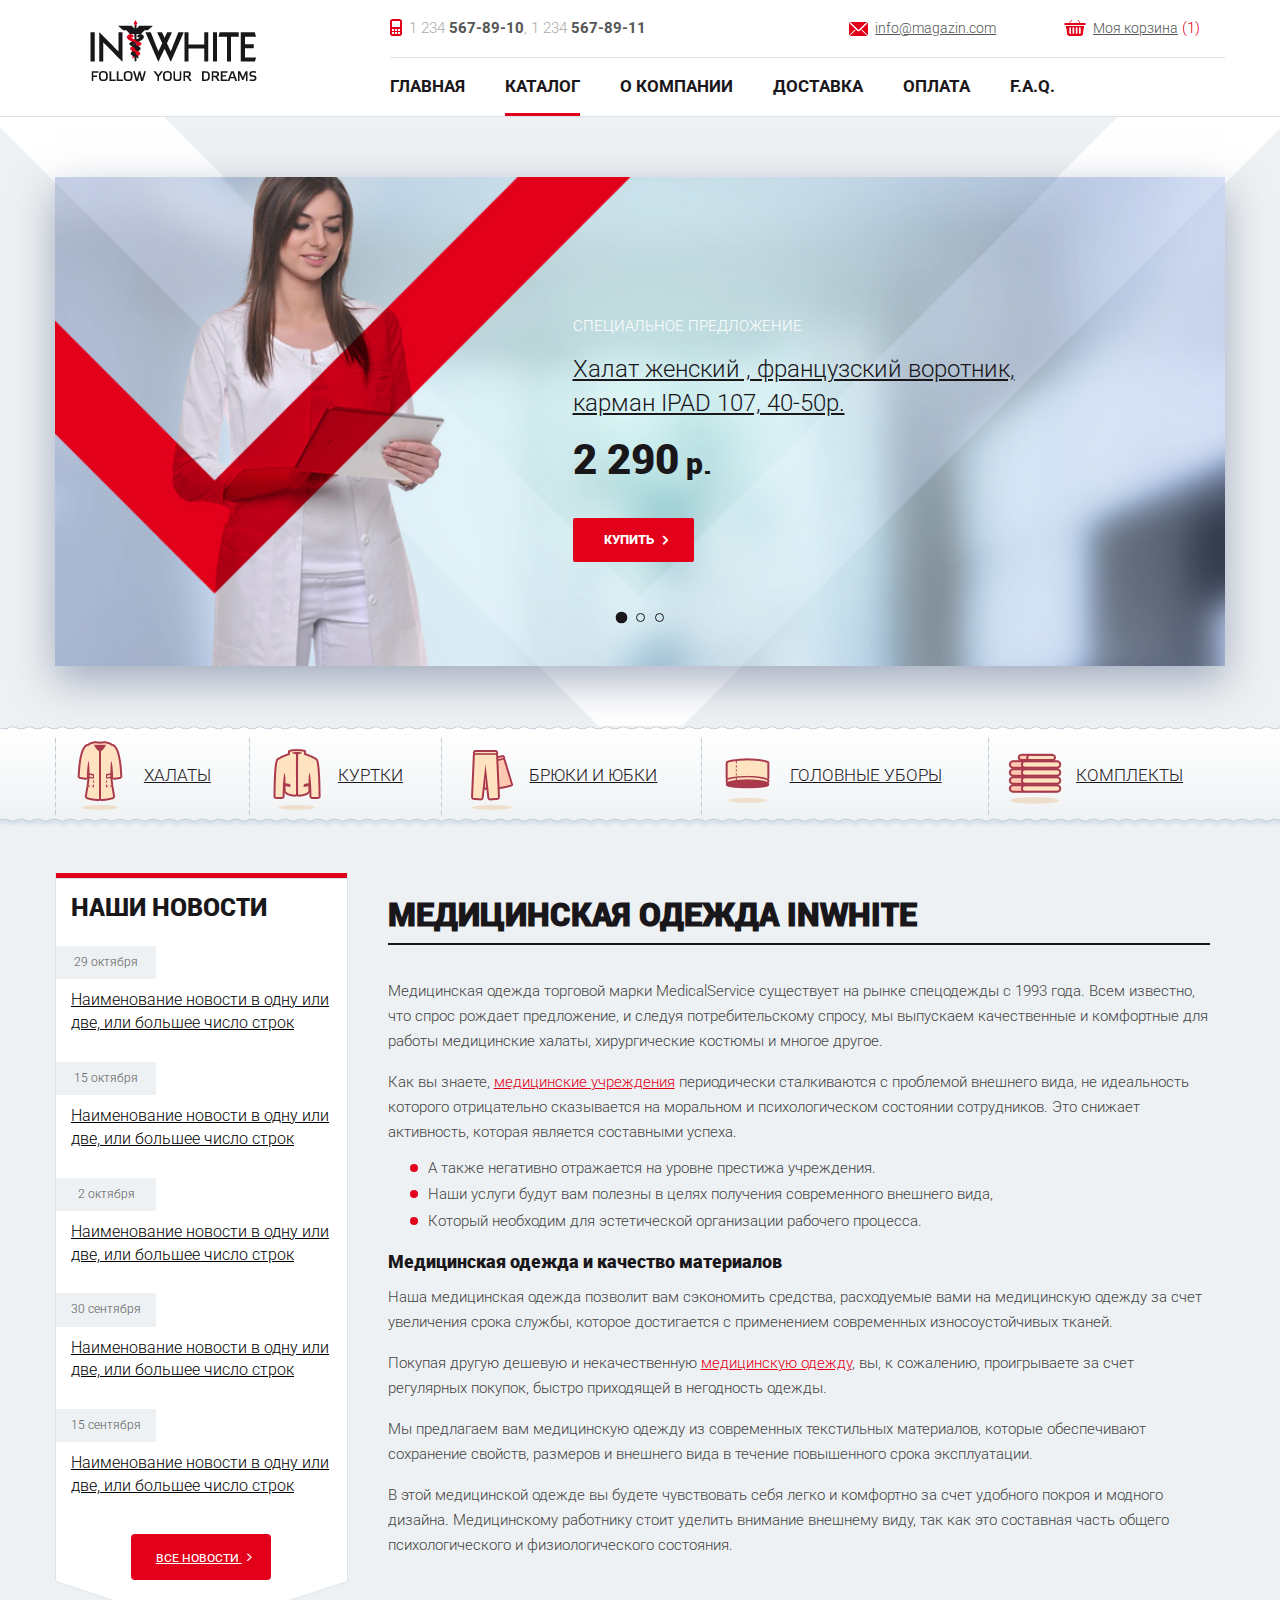
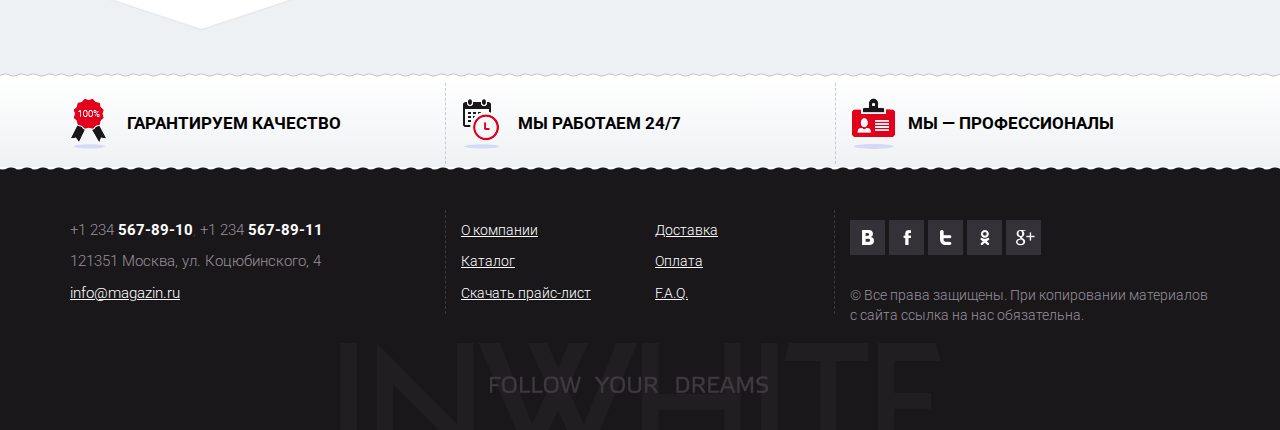
<file: index.html>
<!DOCTYPE html>
<html lang="ru">
<head>
    <meta charset="utf-8">
    <meta http-equiv="X-UA-Compatible" content="IE=edge">
    <meta name="viewport" content="width=device-width, initial-scale=1, user-scalable=no">
    <!-- The above 3 meta tags *must* come first in the head; any other head content must come *after* these tags -->
    <title>INWITE</title>

    <link href="libs/fonts/fonts.css" rel="stylesheet">
    <link rel="stylesheet" href="https://maxcdn.bootstrapcdn.com/font-awesome/4.5.0/css/font-awesome.min.css">
    <!-- Bootstrap -->
    <link href="libs/bootstrap/bootstrap.css" rel="stylesheet">
    <link href="libs/jquery.bxslider/jquery.bxslider.css" rel="stylesheet">
    <link href="libs/fancybox/jquery.fancybox.css" rel="stylesheet">
    <link href="css/style.css" rel="stylesheet">

    <!-- HTML5 shim and Respond.js for IE8 support of HTML5 elements and media queries -->
    <!-- WARNING: Respond.js doesn't work if you view the page via file:// -->
    <!--[if lt IE 9]>
    <script src="https://oss.maxcdn.com/html5shiv/3.7.2/html5shiv.min.js"></script>
    <script src="https://oss.maxcdn.com/respond/1.4.2/respond.min.js"></script>
    <![endif]-->
</head>
<body>
<!--Шапка-->
<header id="header">
    <div class="container">
        <!--Логотип-->
        <div id="logo" class="col-xs-12 col-sm-12 col-md-4">
            <a href="#">
                <img src="images/logo.png" width="167" height="61" alt="">
            </a>
        </div>
        <div class="col-xs-12 col-sm-12 col-md-8">
            <div id="header_right" class="row">
                <div class="header-phone col-xs-12 col-sm-6">
                    <a href="tel:12345678911">
                        <i class="icon icon-phone"></i>1 234 <b>567-89-10</b>,
                    </a>
                    <a href="tel:12345678911">1 234 <b>567-89-11</b>
                    </a>
                </div>
                <div class="header-links col-xs-12 col-sm-6">
                    <div class="row">
                        <div class="header-mail col-xs-6">
                            <a href="mailto:info@magazin.com">
                                <i class="icon icon-mail"></i>info@magazin.com
                            </a>
                        </div>
                        <div class="header-cart col-xs-6">
                            <a href="cart.html">
                                <i class="icon icon-cart"></i>Моя корзина
                            </a>
                            <span>(1)</span>
                        </div>
                    </div>
                </div>
            </div>
            <nav class="navbar top-menu" role="navigation">
                <ul class="nav navbar-nav">
                    <li><a href="/">Главная</a></li>
                    <li class="active"><a href="catalog.html">Каталог</a></li>
                    <li><a href="about-us.html">О компании</a></li>
                    <li><a href="page.html">Доставка</a></li>
                    <li><a href="page.html">Оплата</a></li>
                    <li><a href="page.html">F.A.Q.</a></li>
                </ul>
            </nav>
        </div>
    </div>
</header>
<!--Слайдер-->
<section id="slider">
    <!--Bx-Слайдер на больших экранах-->
    <div class="slider-inner container hidden-xs hidden-sm">
        <ul>
            <li>
                <img class="img-responsive" src="images/data/slider/slide_01.jpg" alt="">
                <div class="slide-desc">
                    <div class="slide-type">специальное предложение</div>
                    <div class="desc-text">
                        <a href="#">Халат женский , французский воротник, карман IPAD 107, 40-50р.</a>
                    </div>
                    <div class="price">
                        <span>2 290</span> р.
                    </div>
                    <a class="btn inwite-btn" href="#">купить <i class="fa fa-angle-right"></i></a>
                </div>
            </li>
            <li>
                <img class="img-responsive" src="images/data/slider/slide_01.jpg" alt="">
                <div class="slide-desc">
                    <div class="slide-type">специальное предложение</div>
                    <div class="desc-text">
                        <a href="#">Халат мужской, французский воротник, карман IPAD 107, 40-50р.</a>
                    </div>
                    <div class="price">
                        <span>2 290</span> р.
                    </div>
                    <a class="btn inwite-btn" href="#">купить <i class="fa fa-angle-right"></i></a>
                </div>
            </li>
            <li>
                <img class="img-responsive" src="images/data/slider/slide_01.jpg" alt="">
                <div class="slide-desc">
                    <div class="slide-type">специальное предложение</div>
                    <div class="desc-text">
                        <a href="#">Халат мужской, французский воротник, карман IPAD 107, 40-50р.</a>
                    </div>
                    <div class="price">
                        <span>2 290</span> р.
                    </div>
                    <a class="btn inwite-btn" href="#">купить <i class="fa fa-angle-right"></i></a>
                </div>
            </li>
        </ul>
    </div>
    <!--Конец Bx-Слайдера-->
    <!--Банер на маллых экранах-->
    <div class="container wrap-image visible-xs visible-sm">
        <img class="img-responsive" src="images/data/slider/default_img.jpg" alt="">
        <div class="slide-desc">
            <div class="desc-text">
                Профессиональная медицинская одежда от бренда INWHITE
            </div>
            <a class="btn inwite-btn hidden-sm" href="#">к каталогу <i class="fa fa-angle-right"></i></a>
            <a class="btn inwite-btn hidden-xs" href="#">Перейти к каталогу <i class="fa fa-angle-right"></i></a>
        </div>
    </div>
    <!--Конец банера-->
</section>
<!--Меню каталога-->
<div id="catalog-menu" class="home">
    <div class="container">
        <nav class="navbar">
            <ul class="nav navbar-nav">
                <li class="xajiatu">
                    <a href="category.html">
                        <figure>
                            <img src="images/data/catalog_menu/catalog_img_01.png" alt="">
                        </figure>
                        <span>Халаты</span>
                    </a>
                </li>
                <li class="kyptku">
                    <a href="category.html">
                        <figure>
                            <img src="images/data/catalog_menu/catalog_img_02.png" alt="">
                        </figure>
                        <span>Куртки</span>
                    </a>
                </li>
                <li class="bpyku">
                    <a href="category.html">
                        <figure>
                            <img src="images/data/catalog_menu/catalog_img_03.png" alt="">
                        </figure>
                        <span>Брюки и юбки</span>
                    </a>
                </li>
                <li class="ybopbi">
                    <a href="category.html">
                        <figure>
                            <img src="images/data/catalog_menu/catalog_img_04.png" alt="">
                        </figure>
                        <span>Головные уборы</span>
                    </a>
                </li>
                <li class="komnjiektu">
                    <a href="category.html">
                        <figure>
                            <img src="images/data/catalog_menu/catalog_img_05.png" alt="">
                        </figure>
                        <span>Комплекты</span>
                    </a>
                </li>
            </ul>
        </nav>
    </div>
</div>
<!--Основной блок-->
<main class="wrapper">
    <div class="container">
        <div class="row">
            <!--Адаптивный блок article-->
            <article id="content" class="col-xs-12 col-sm-12 col-md-9 col-md-push-3">
                <h1>Медицинская одежда Inwhite</h1>
                <p>Медицинская одежда торговой марки MedicalService существует на рынке спецодежды c 1993 года. Всем известно, что спрос рождает предложение, и следуя потребительскому спросу, мы выпускаем качественные и комфортные для работы медицинские халаты, хирургические костюмы и многое другое.</p>
                <p>Как вы знаете, <a href="#">медицинские учреждения</a> периодически сталкиваются с проблемой внешнего вида, не идеальность которого отрицательно сказывается на моральном и психологическом состоянии сотрудников. Это снижает активность, которая является составными успеха. </p>
                <!--скрываем длинный текст-->
                <div class="hidden-box">
                    <ul>
                        <li>А также негативно отражается на уровне престижа учреждения.</li>
                        <li>Наши услуги будут вам полезны в целях получения современного внешнего вида,</li>
                        <li>Который необходим для эстетической организации рабочего процесса.</li>
                    </ul>
                    <h2>Медицинская одежда и качество материалов</h2>
                    <p>Наша медицинская одежда позволит вам сэкономить средства, расходуемые вами на медицинскую одежду за счет увеличения срока службы, которое достигается с применением современных износоустойчивых тканей.</p>
                    <p>Покупая другую дешевую и некачественную <a href="#">медицинскую одежду</a>, вы, к сожалению, проигрываете за счет регулярных покупок, быстро приходящей в негодность одежды. </p>
                    <p>Мы предлагаем вам медицинскую одежду из современных текстильных материалов, которые обеспечивают сохранение свойств, размеров и внешнего вида в течение повышенного срока эксплуатации.</p>
                    <p>В этой медицинской одежде вы будете чувствовать себя легко и комфортно за счет удобного покроя и модного дизайна. Медицинскому работнику стоит уделить внимание внешнему виду, так как это составная часть общего психологического и физиологического состояния.</p>
                </div>
                <!--Свернуть/Развернуть-->
                <div class="spoiler_box hidden-md hidden-lg">
                    <div class="shadow"></div>
                    <a class="btn btn-spoiler" href="javascript:void(0)">Развернуть</a>
                </div>
            </article>
            <!--Адаптивный блок aside-->
            <aside id="sidebar" class="col-xs-12 col-sm-12 col-md-3 col-md-pull-9">
                <!--Блок с новостями-->
                <section class="news-mod">
                    <hr class="side-line">
                    <div class="h3">Наши новости</div>

                    <ul class="nav navbar-nav">
                        <li class="col-xs-12 col-sm-6 col-md-12">
                            <div class="data">29 октября</div>
                            <div class="mod-ttl">
                                <a href="#">Наименование новости в одну или две, или большее число строк</a>
                            </div>
                        </li>
                        <li class="col-xs-12 col-sm-6 col-md-12">
                            <div class="data">15 октября</div>
                            <div class="mod-ttl">
                                <a href="#">Наименование новости в одну или две, или большее число строк</a>
                            </div>
                        </li>
                        <li class="col-xs-12 col-sm-6 col-md-12">
                            <div class="data">2 октября</div>
                            <div class="mod-ttl">
                                <a href="#">Наименование новости в одну или две, или большее число строк</a>
                            </div>
                        </li>
                        <li class="col-xs-12 col-sm-6 col-md-12">
                            <div class="data">30 сентября</div>
                            <div class="mod-ttl">
                                <a href="#">Наименование новости в одну или две, или большее число строк</a>
                            </div>
                        </li>
                        <li class="col-xs-12 col-sm-6 col-md-12">
                            <div class="data">15 сентября</div>
                            <div class="mod-ttl">
                                <a href="#">Наименование новости в одну или две, или большее число строк</a>
                            </div>
                        </li>
                    </ul>
                    <div class="text-center">
                        <a class="btn btn-red" href="#">все новости <i class="fa fa-angle-right"></i></a>
                    </div>
                </section>
                <!--Конец Блок с новостями-->
            </aside>
        </div>
    </div>
</main>
<!--Блок информации-->
<section id="content_bottom">
    <div class="container">
        <div class="row">
            <div class="item col-xs-12 col-sm-4">
                <i class="icon guarantee-quality"></i> <span>Гарантируем качество</span>
            </div>
            <div class="item col-xs-12 col-sm-4">
                <i class="icon work-time"></i> <span>Мы работаем 24/7</span>
            </div>
            <div class="item col-xs-12 col-sm-4">
                <i class="icon prof-status"></i> <span>мы — профессионалы</span>
            </div>
        </div>
    </div>
</section>
<!--Конец Блока информации-->
<!--Футер-->
<footer id="footer">
    <div class="container">
        <div class="row">
            <div class="footer-contacts col-xs-12 col-sm-4">
                <!--Контакты в футере-->
                <div class="footer-phone">
                    <a href="tel:+1 234 567-89-10">+1 234 <b>567-89-10</b></a>,
                    <a href="tel:+1 234 567-89-11">+1 234 <b>567-89-11</b></a>
                </div>
                <div class="footer-address">121351 Москва, ул. Коцюбинского, 4</div>
                <a class="footer-mail" href="mailto:info@magazin.ru">info@magazin.ru</a>
            </div>
            <div class="footer-menu col-xs-12 col-sm-4">
                <!--Меню в футере-->
                    <ul class="row">
                        <li class="col-xs-6 col-sm-12 col-md-6">
                            <a href="#">О компании</a>
                        </li>
                        <li class="col-xs-6 col-sm-12 col-md-6">
                            <a href="#">Доставка</a>
                        </li>
                        <li class="col-xs-6 col-sm-12 col-md-6">
                            <a href="#">Каталог</a>
                        </li>
                        <li class="col-xs-6 col-sm-12 col-md-6">
                            <a href="#">Оплата</a>
                        </li>
                        <li class="col-xs-6 col-sm-12 col-md-6">
                            <a href="#">Скачать прайс-лист</a>
                        </li>
                        <li class="col-xs-6 col-sm-12 col-md-6">
                            <a href="#">F.A.Q.</a>
                        </li>
                    </ul>
            </div>
            <div class="col-xs-12 col-sm-4">
                <div class="social_links">
                    <a href="#"><img src="images/soc_icon_01.png" alt=""></a>
                    <a href="#"><img src="images/soc_icon_02.png" alt=""></a>
                    <a href="#"><img src="images/soc_icon_03.png" alt=""></a>
                    <a href="#"><img src="images/soc_icon_04.png" alt=""></a>
                    <a href="#"><img src="images/soc_icon_05.png" alt=""></a>
                </div>
                <div class="copyright">© Все права защищены. При копировании материалов с сайта ссылка на нас обязательна.</div>
            </div>
        </div>
    </div>
</footer>

<!-- jQuery (necessary for Bootstrap's JavaScript plugins) -->
<script src="libs/jquery/jquery-1.11.3.min.js"></script>
<script src="libs/jquery/jquery-migrate-1.2.1.min.js"></script>
<!-- Include all compiled plugins (below), or include individual files as needed -->
<script src="libs/bootstrap/bootstrap.min.js"></script>
<script src="libs/jquery.equalheight/jquery.equalheight.js"></script>
<script src="libs/jquery.bxslider/jquery.bxslider.min.js"></script>
<script src="libs/fancybox/jquery.fancybox.pack.js"></script>
<!--Общий скрипт-->
<script src="js/script.js"></script>
</body>
</html>
</file>
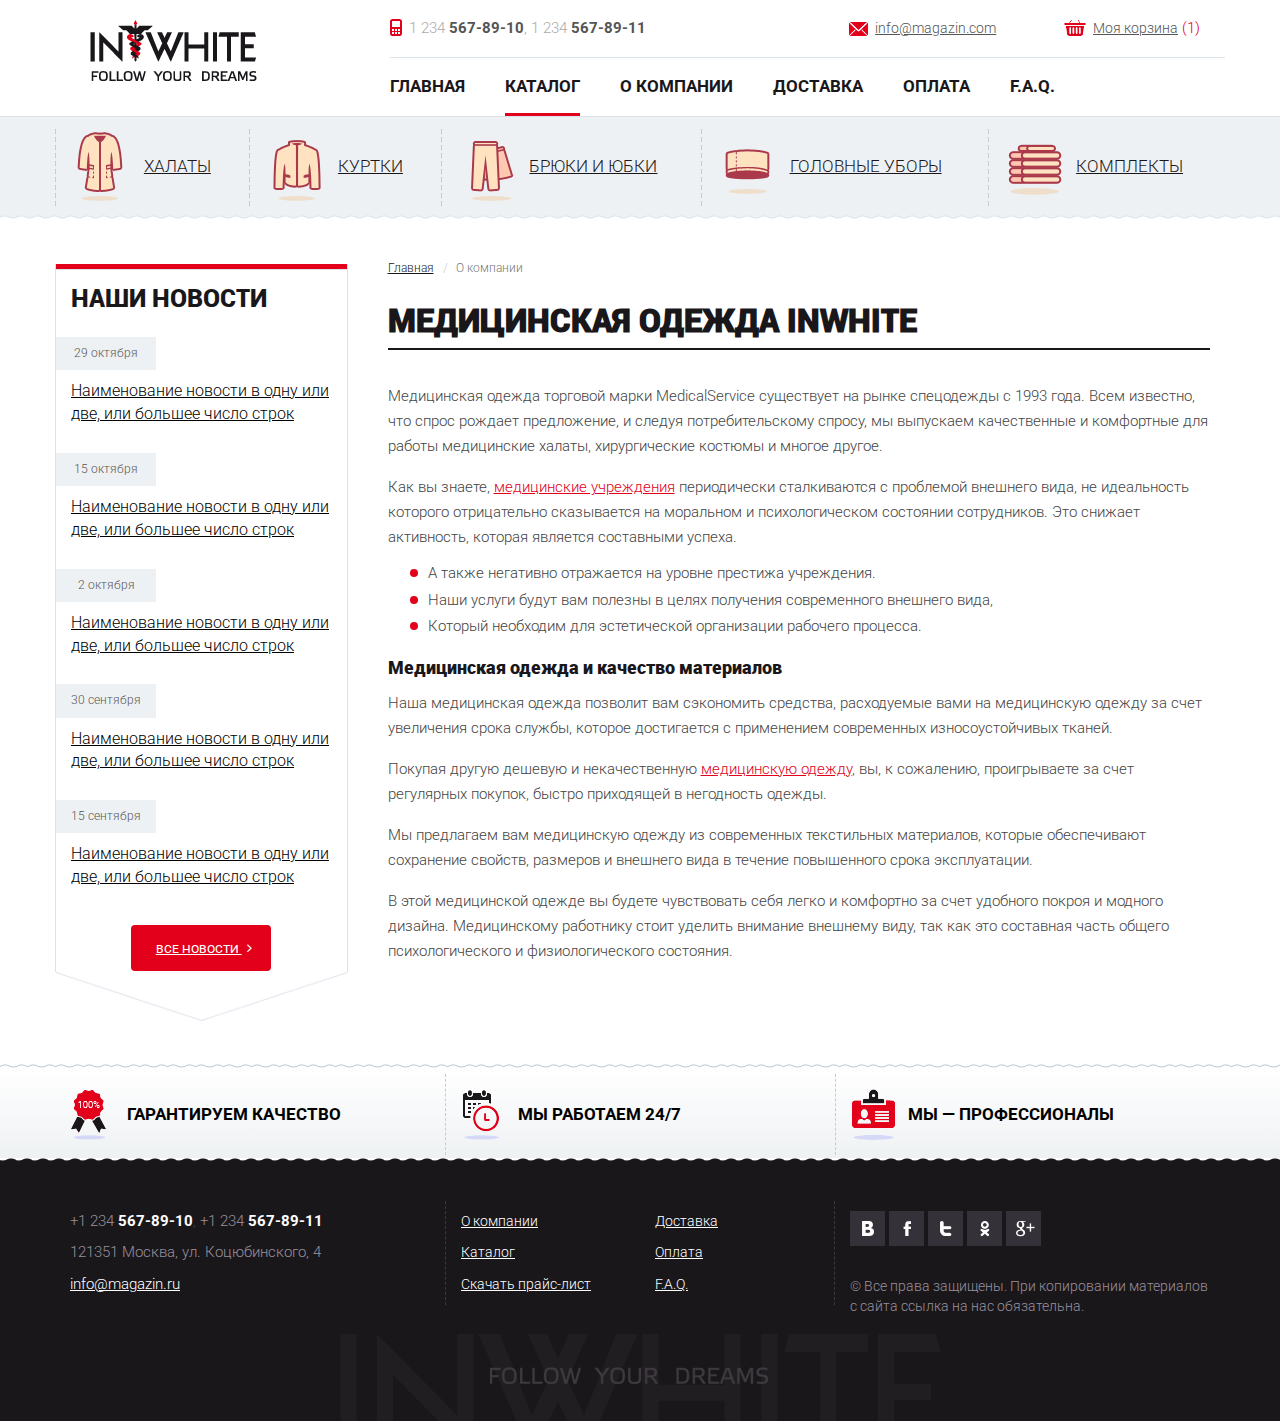
<file: about-us.html>
<!DOCTYPE html>
<html lang="ru">
<head>
    <meta charset="utf-8">
    <meta http-equiv="X-UA-Compatible" content="IE=edge">
    <meta name="viewport" content="width=device-width, initial-scale=1, user-scalable=no">
    <!-- The above 3 meta tags *must* come first in the head; any other head content must come *after* these tags -->
    <title>INWITE</title>

    <link href="libs/fonts/fonts.css" rel="stylesheet">
    <link rel="stylesheet" href="https://maxcdn.bootstrapcdn.com/font-awesome/4.5.0/css/font-awesome.min.css">
    <!-- Bootstrap -->
    <link href="libs/bootstrap/bootstrap.css" rel="stylesheet">
    <link href="libs/jquery.bxslider/jquery.bxslider.css" rel="stylesheet">
    <link href="libs/fancybox/jquery.fancybox.css" rel="stylesheet">
    <link href="css/style.css" rel="stylesheet">

    <!-- HTML5 shim and Respond.js for IE8 support of HTML5 elements and media queries -->
    <!-- WARNING: Respond.js doesn't work if you view the page via file:// -->
    <!--[if lt IE 9]>
    <script src="https://oss.maxcdn.com/html5shiv/3.7.2/html5shiv.min.js"></script>
    <script src="https://oss.maxcdn.com/respond/1.4.2/respond.min.js"></script>
    <![endif]-->
</head>
<body>
<!--Шапка-->
<header id="header">
    <div class="container">
        <!--Логотип-->
        <div id="logo" class="col-xs-12 col-sm-12 col-md-4">
            <a href="#">
                <img src="images/logo.png" width="167" height="61" alt="">
            </a>
        </div>
        <div class="col-xs-12 col-sm-12 col-md-8">
            <div id="header_right" class="row">
                <div class="header-phone col-xs-12 col-sm-6">
                    <a href="tel:12345678911">
                        <i class="icon icon-phone"></i>1 234 <b>567-89-10</b>,
                    </a>
                    <a href="tel:12345678911">1 234 <b>567-89-11</b>
                    </a>
                </div>
                <div class="header-links col-xs-12 col-sm-6">
                    <div class="row">
                        <div class="header-mail col-xs-6">
                            <a href="mailto:info@magazin.com">
                                <i class="icon icon-mail"></i>info@magazin.com
                            </a>
                        </div>
                        <div class="header-cart col-xs-6">
                            <a href="#">
                                <i class="icon icon-cart"></i>Моя корзина
                            </a>
                            <span>(1)</span>
                        </div>
                    </div>
                </div>
            </div>
            <nav class="navbar top-menu" role="navigation">
                <ul class="nav navbar-nav">
                    <li><a href="/">Главная</a></li>
                    <li class="active"><a href="#">Каталог</a></li>
                    <li><a href="#">О компании</a></li>
                    <li><a href="#">Доставка</a></li>
                    <li><a href="#">Оплата</a></li>
                    <li><a href="#">F.A.Q.</a></li>
                </ul>
            </nav>
        </div>
    </div>
</header>
<!--Меню каталога-->
<div id="catalog-menu" class="page">
    <div class="container">
        <nav class="navbar">
            <ul class="nav navbar-nav">
                <li class="xajiatu">
                    <a href="#">
                        <figure>
                            <img src="images/data/catalog_menu/catalog_img_01.png" alt="">
                        </figure>
                        <span>Халаты</span>
                    </a>
                </li>
                <li class="kyptku">
                    <a href="#">
                        <figure>
                            <img src="images/data/catalog_menu/catalog_img_02.png" alt="">
                        </figure>
                        <span>Куртки</span>
                    </a>
                </li>
                <li class="bpyku">
                    <a href="#">
                        <figure>
                            <img src="images/data/catalog_menu/catalog_img_03.png" alt="">
                        </figure>
                        <span>Брюки и юбки</span>
                    </a>
                </li>
                <li class="ybopbi">
                    <a href="#">
                        <figure>
                            <img src="images/data/catalog_menu/catalog_img_04.png" alt="">
                        </figure>
                        <span>Головные уборы</span>
                    </a>
                </li>
                <li class="komnjiektu">
                    <a href="#">
                        <figure>
                            <img src="images/data/catalog_menu/catalog_img_05.png" alt="">
                        </figure>
                        <span>Комплекты</span>
                    </a>
                </li>
            </ul>
        </nav>
    </div>
</div>
<!--Основной блок-->
<main id="about-us" class="wrapper page_inner">
    <div class="container">
        <div class="row">
            <!--Адаптивный блок article-->
            <article id="content" class="col-xs-12 col-sm-12 col-md-9 col-md-push-3">
                <ol class="breadcrumb">
                    <li><a href="#">Главная</a></li>
                    <li class="active">О компании</li>
                </ol>
                <h1>Медицинская одежда Inwhite</h1>
                <p>Медицинская одежда торговой марки MedicalService существует на рынке спецодежды c 1993 года. Всем известно, что спрос рождает предложение, и следуя потребительскому спросу, мы выпускаем качественные и комфортные для работы медицинские халаты, хирургические костюмы и многое другое.</p>
                <p>Как вы знаете, <a href="#">медицинские учреждения</a> периодически сталкиваются с проблемой внешнего вида, не идеальность которого отрицательно сказывается на моральном и психологическом состоянии сотрудников. Это снижает активность, которая является составными успеха. </p>
                <ul>
                    <li>А также негативно отражается на уровне престижа учреждения.</li>
                    <li>Наши услуги будут вам полезны в целях получения современного внешнего вида,</li>
                    <li>Который необходим для эстетической организации рабочего процесса.</li>
                </ul>
                <h2>Медицинская одежда и качество материалов</h2>
                <p>Наша медицинская одежда позволит вам сэкономить средства, расходуемые вами на медицинскую одежду за счет увеличения срока службы, которое достигается с применением современных износоустойчивых тканей.</p>
                <p>Покупая другую дешевую и некачественную <a href="#">медицинскую одежду</a>, вы, к сожалению, проигрываете за счет регулярных покупок, быстро приходящей в негодность одежды. </p>
                <p>Мы предлагаем вам медицинскую одежду из современных текстильных материалов, которые обеспечивают сохранение свойств, размеров и внешнего вида в течение повышенного срока эксплуатации.</p>
                <p>В этой медицинской одежде вы будете чувствовать себя легко и комфортно за счет удобного покроя и модного дизайна. Медицинскому работнику стоит уделить внимание внешнему виду, так как это составная часть общего психологического и физиологического состояния.</p>
            </article>
            <!--Адаптивный блок aside-->
            <aside id="sidebar" class="col-xs-12 col-sm-12 col-md-3 col-md-pull-9">
                <!--Блок с новостями-->
                <section class="news-mod">
                    <hr class="side-line">
                    <div class="h3">Наши новости</div>

                    <ul class="nav navbar-nav">
                        <li class="col-xs-12 col-sm-6 col-md-12">
                            <div class="data">29 октября</div>
                            <div class="mod-ttl">
                                <a href="#">Наименование новости в одну или две, или большее число строк</a>
                            </div>
                        </li>
                        <li class="col-xs-12 col-sm-6 col-md-12">
                            <div class="data">15 октября</div>
                            <div class="mod-ttl">
                                <a href="#">Наименование новости в одну или две, или большее число строк</a>
                            </div>
                        </li>
                        <li class="col-xs-12 col-sm-6 col-md-12">
                            <div class="data">2 октября</div>
                            <div class="mod-ttl">
                                <a href="#">Наименование новости в одну или две, или большее число строк</a>
                            </div>
                        </li>
                        <li class="col-xs-12 col-sm-6 col-md-12">
                            <div class="data">30 сентября</div>
                            <div class="mod-ttl">
                                <a href="#">Наименование новости в одну или две, или большее число строк</a>
                            </div>
                        </li>
                        <li class="col-xs-12 col-sm-6 col-md-12">
                            <div class="data">15 сентября</div>
                            <div class="mod-ttl">
                                <a href="#">Наименование новости в одну или две, или большее число строк</a>
                            </div>
                        </li>
                    </ul>
                    <div class="text-center">
                        <a class="btn btn-red" href="#">все новости <i class="fa fa-angle-right"></i></a>
                    </div>
                </section>
                <!--Конец Блок с новостями-->
            </aside>
        </div>
    </div>
</main>
<!--Блок информации-->
<section id="content_bottom">
    <div class="container">
        <div class="row">
            <div class="item col-xs-12 col-sm-4">
                <i class="icon guarantee-quality"></i> <span>Гарантируем качество</span>
            </div>
            <div class="item col-xs-12 col-sm-4">
                <i class="icon work-time"></i> <span>Мы работаем 24/7</span>
            </div>
            <div class="item col-xs-12 col-sm-4">
                <i class="icon prof-status"></i> <span>мы — профессионалы</span>
            </div>
        </div>
    </div>
</section>
<!--Конец Блока информации-->
<!--Футер-->
<footer id="footer">
    <div class="container">
        <div class="row">
            <div class="footer-contacts col-xs-12 col-sm-4">
                <!--Контакты в футере-->
                <div class="footer-phone">
                    <a href="tel:+1 234 567-89-10">+1 234 <b>567-89-10</b></a>,
                    <a href="tel:+1 234 567-89-11">+1 234 <b>567-89-11</b></a>
                </div>
                <div class="footer-address">121351 Москва, ул. Коцюбинского, 4</div>
                <a class="footer-mail" href="mailto:info@magazin.ru">info@magazin.ru</a>
            </div>
            <div class="footer-menu col-xs-12 col-sm-4">
                <!--Меню в футере-->
                    <ul class="row">
                        <li class="col-xs-6 col-sm-12 col-md-6">
                            <a href="#">О компании</a>
                        </li>
                        <li class="col-xs-6 col-sm-12 col-md-6">
                            <a href="#">Доставка</a>
                        </li>
                        <li class="col-xs-6 col-sm-12 col-md-6">
                            <a href="#">Каталог</a>
                        </li>
                        <li class="col-xs-6 col-sm-12 col-md-6">
                            <a href="#">Оплата</a>
                        </li>
                        <li class="col-xs-6 col-sm-12 col-md-6">
                            <a href="#">Скачать прайс-лист</a>
                        </li>
                        <li class="col-xs-6 col-sm-12 col-md-6">
                            <a href="#">F.A.Q.</a>
                        </li>
                    </ul>
            </div>
            <div class="col-xs-12 col-sm-4">
                <div class="social_links">
                    <a href="#"><img src="images/soc_icon_01.png" alt=""></a>
                    <a href="#"><img src="images/soc_icon_02.png" alt=""></a>
                    <a href="#"><img src="images/soc_icon_03.png" alt=""></a>
                    <a href="#"><img src="images/soc_icon_04.png" alt=""></a>
                    <a href="#"><img src="images/soc_icon_05.png" alt=""></a>
                </div>
                <div class="copyright">© Все права защищены. При копировании материалов с сайта ссылка на нас обязательна.</div>
            </div>
        </div>
    </div>
</footer>

<!-- jQuery (necessary for Bootstrap's JavaScript plugins) -->
<script src="libs/jquery/jquery-1.11.3.min.js"></script>
<script src="libs/jquery/jquery-migrate-1.2.1.min.js"></script>
<!-- Include all compiled plugins (below), or include individual files as needed -->
<script src="libs/bootstrap/bootstrap.min.js"></script>
<script src="libs/jquery.equalheight/jquery.equalheight.js"></script>
<script src="libs/jquery.bxslider/jquery.bxslider.min.js"></script>
<script src="libs/fancybox/jquery.fancybox.pack.js"></script>
<!--Общий скрипт-->
<script src="js/script.js"></script>
</body>
</html>
</file>
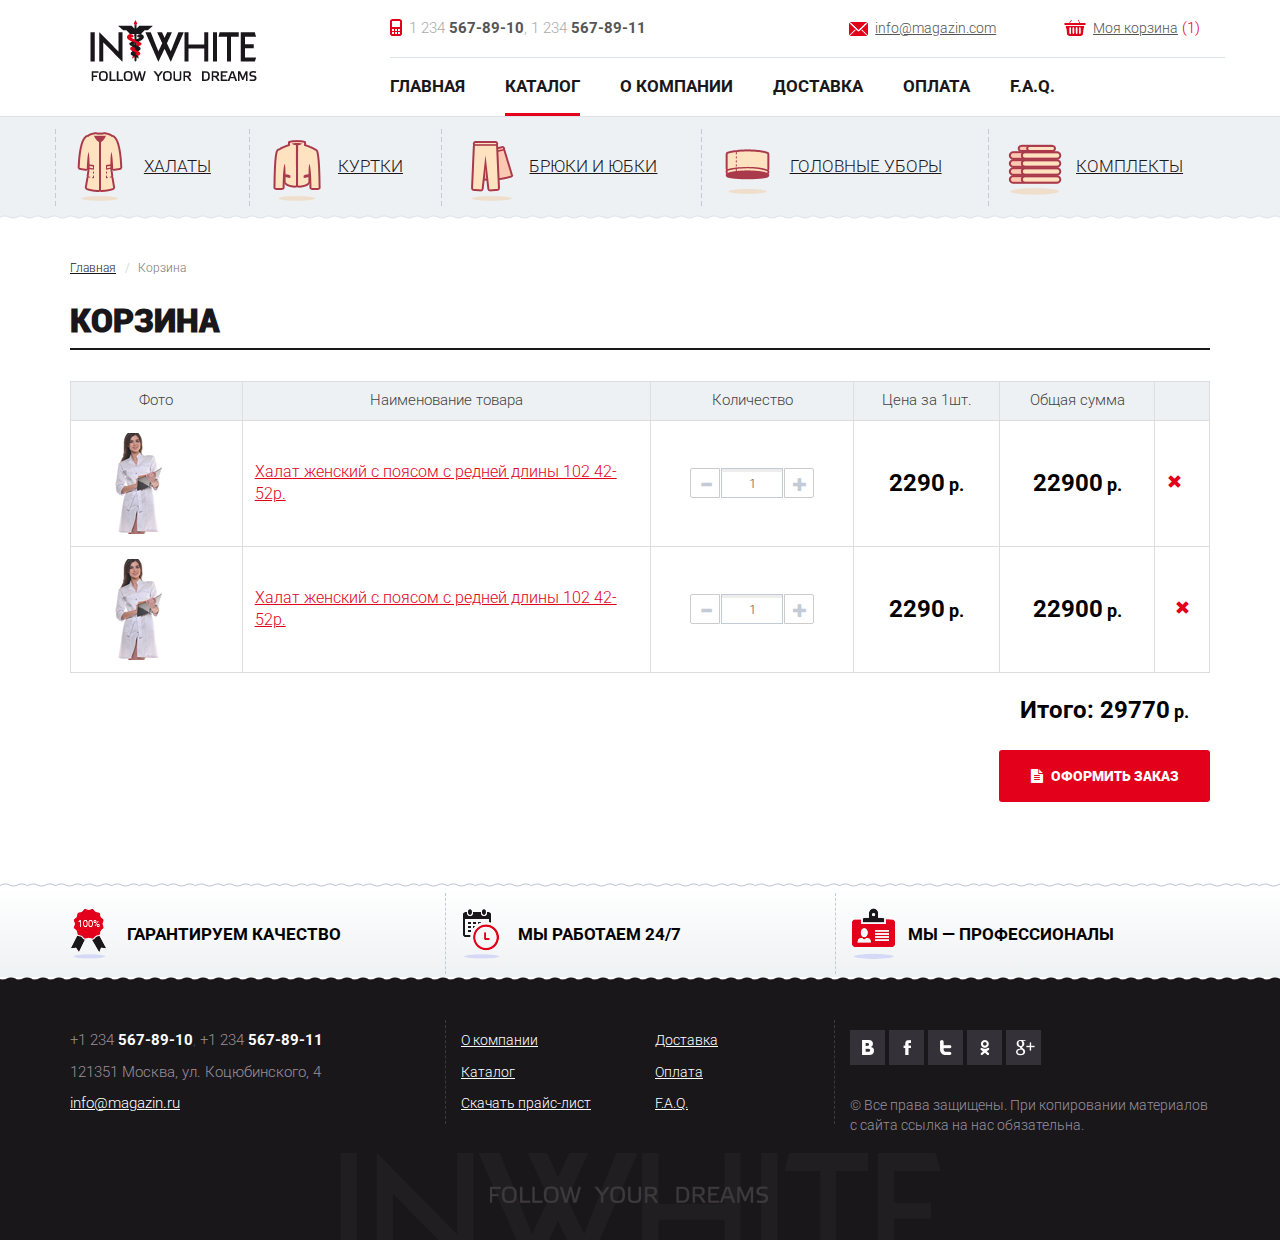
<file: cart.html>
<!DOCTYPE html>
<html lang="ru">
<head>
    <meta charset="utf-8">
    <meta http-equiv="X-UA-Compatible" content="IE=edge">
    <meta name="viewport" content="width=device-width, initial-scale=1, user-scalable=no">
    <!-- The above 3 meta tags *must* come first in the head; any other head content must come *after* these tags -->
    <title>INWITE</title>

    <link href="libs/fonts/fonts.css" rel="stylesheet">
    <link rel="stylesheet" href="https://maxcdn.bootstrapcdn.com/font-awesome/4.5.0/css/font-awesome.min.css">
    <!-- Bootstrap -->
    <link href="libs/bootstrap/bootstrap.css" rel="stylesheet">
    <link href="libs/jquery.bxslider/jquery.bxslider.css" rel="stylesheet">
    <link href="libs/fancybox/jquery.fancybox.css" rel="stylesheet">
    <link href="css/style.css" rel="stylesheet">

    <!-- HTML5 shim and Respond.js for IE8 support of HTML5 elements and media queries -->
    <!-- WARNING: Respond.js doesn't work if you view the page via file:// -->
    <!--[if lt IE 9]>
    <script src="https://oss.maxcdn.com/html5shiv/3.7.2/html5shiv.min.js"></script>
    <script src="https://oss.maxcdn.com/respond/1.4.2/respond.min.js"></script>
    <![endif]-->
</head>
<body>
<!--Шапка-->
<header id="header">
    <div class="container">
        <!--Логотип-->
        <div id="logo" class="col-xs-12 col-sm-12 col-md-4">
            <a href="#">
                <img src="images/logo.png" width="167" height="61" alt="">
            </a>
        </div>
        <div class="col-xs-12 col-sm-12 col-md-8">
            <div id="header_right" class="row">
                <div class="header-phone col-xs-12 col-sm-6">
                    <a href="tel:12345678911">
                        <i class="icon icon-phone"></i>1 234 <b>567-89-10</b>,
                    </a>
                    <a href="tel:12345678911">1 234 <b>567-89-11</b>
                    </a>
                </div>
                <div class="header-links col-xs-12 col-sm-6">
                    <div class="row">
                        <div class="header-mail col-xs-6">
                            <a href="mailto:info@magazin.com">
                                <i class="icon icon-mail"></i>info@magazin.com
                            </a>
                        </div>
                        <div class="header-cart col-xs-6">
                            <a href="#">
                                <i class="icon icon-cart"></i>Моя корзина
                            </a>
                            <span>(1)</span>
                        </div>
                    </div>
                </div>
            </div>
            <nav class="navbar top-menu" role="navigation">
                <ul class="nav navbar-nav">
                    <li><a href="/">Главная</a></li>
                    <li class="active"><a href="#">Каталог</a></li>
                    <li><a href="#">О компании</a></li>
                    <li><a href="#">Доставка</a></li>
                    <li><a href="#">Оплата</a></li>
                    <li><a href="#">F.A.Q.</a></li>
                </ul>
            </nav>
        </div>
    </div>
</header>
<!--Меню каталога-->
<div id="catalog-menu" class="page">
    <div class="container">
        <nav class="navbar">
            <ul class="nav navbar-nav">
                <li class="xajiatu">
                    <a href="#">
                        <figure>
                            <img src="images/data/catalog_menu/catalog_img_01.png" alt="">
                        </figure>
                        <span>Халаты</span>
                    </a>
                </li>
                <li class="kyptku">
                    <a href="#">
                        <figure>
                            <img src="images/data/catalog_menu/catalog_img_02.png" alt="">
                        </figure>
                        <span>Куртки</span>
                    </a>
                </li>
                <li class="bpyku">
                    <a href="#">
                        <figure>
                            <img src="images/data/catalog_menu/catalog_img_03.png" alt="">
                        </figure>
                        <span>Брюки и юбки</span>
                    </a>
                </li>
                <li class="ybopbi">
                    <a href="#">
                        <figure>
                            <img src="images/data/catalog_menu/catalog_img_04.png" alt="">
                        </figure>
                        <span>Головные уборы</span>
                    </a>
                </li>
                <li class="komnjiektu">
                    <a href="#">
                        <figure>
                            <img src="images/data/catalog_menu/catalog_img_05.png" alt="">
                        </figure>
                        <span>Комплекты</span>
                    </a>
                </li>
            </ul>
        </nav>
    </div>
</div>
<!--Основной блок-->
<main id="cart" class="page_inner">
    <div class="container">
        <div class="row">
            <!--Адаптивный блок article-->
            <article id="content" class="default-pad col-xs-12">
                <ol class="breadcrumb">
                    <li><a href="#">Главная</a></li>
                    <li class="active">Корзина</li>
                </ol>
                <h1>Корзина</h1>
                <div class="cart_inner">
                    <!--Корзина для мобильных устройств-->
                    <div class="visible-xs">
                        <table class="table table-bordered mobile-table ">
                            <tbody>
                            <tr>
                                <td class="image">
                                    <a href="#">
                                        <img src="images/data/product/product_thumbs101x101_1.jpg" alt="">
                                    </a>
                                </td>
                                <td class="name">
                                    <div class="delete text-right">
                                        <a href="#">
                                            <i class="glyphicon glyphicon-remove"></i>
                                        </a>
                                    </div>
                                    <a class="name" href="#">Халат женский с поясом средней длины 102 42-52р.</a>
                                </td>
                            </tr>
                            <tr>
                                <td>Количество</td>
                                <td class="quantity">
                                    <div class="input-group">
                                        <span class="input-group-btn">
                                            <button type="button" class="btn btn-default" data-value="-1" data-target=".input-number" data-toggle="spinner">
                                                <span class="glyphicon glyphicon-minus"></span>
                                            </button>
                                        </span>
                                        <input type="text" data-ride="spinner" id="spinner1" class="form-control input-number" value="1" data-min="1" data-max="100">
                                        <span class="input-group-btn">
                                            <button type="button" class="btn btn-default" data-value="1" data-target=".input-number" data-toggle="spinner" data-on="mousehold">
                                                <span class="glyphicon glyphicon-plus"></span>
                                            </button>
                                        </span>
                                    </div>
                                </td>
                            </tr>
                            <tr>
                                <td>Цена за 1 шт.:</td>
                                <td class="price-item"><b>2290</b> р.</td>
                            </tr>
                            <tr>
                                <td>Общая сумма:</td>
                                <td class="price-item"><b>22900</b> р.</td>
                            </tr>
                            </tbody>
                        </table>
                        <table class="table table-bordered mobile-table visible-xs">
                            <tbody>
                            <tr>
                                <td class="image">
                                    <a href="#">
                                        <img src="images/data/product/product_thumbs101x101_1.jpg" alt="">
                                    </a>
                                </td>
                                <td class="name">
                                    <div class="delete text-right">
                                        <a href="#">
                                            <i class="glyphicon glyphicon-remove"></i>
                                        </a>
                                    </div>
                                    <a class="name" href="#">Халат женский с поясом средней длины 102 42-52р.</a>
                                </td>
                            </tr>
                            <tr>
                                <td>Количество</td>
                                <td class="quantity">
                                    <div class="input-group">
                                        <span class="input-group-btn">
                                            <button type="button" class="btn btn-default" data-value="-1" data-target=".input-number" data-toggle="spinner">
                                                <span class="glyphicon glyphicon-minus"></span>
                                            </button>
                                        </span>
                                        <input type="text" data-ride="spinner" class="form-control input-number" value="1" data-min="1" data-max="100">
                                        <span class="input-group-btn">
                                            <button type="button" class="btn btn-default" data-value="1" data-target=".input-number" data-toggle="spinner" data-on="mousehold">
                                                <span class="glyphicon glyphicon-plus"></span>
                                            </button>
                                        </span>
                                    </div>
                                </td>
                            </tr>
                            <tr>
                                <td>Цена за 1 шт.:</td>
                                <td class="price-item"><b>2290</b> р.</td>
                            </tr>
                            <tr>
                                <td>Общая сумма:</td>
                                <td class="price-item"><b>22900</b> р.</td>
                            </tr>
                            </tbody>
                        </table>
                        <div class="text-center">
                            <div class="cart-total price-item">
                                <b>Итого: 29770</b> р.
                            </div>
                            <a class="btn btn-order" href="#">
                                <i class="fa fa-file-text"></i> оформить заказ
                            </a>
                        </div>
                    </div>
                    <!--КОнец корзины для мобильных устройств-->
                    <!--Корзина для десктопов-->
                    <div class="hidden-xs">
                        <table class="table table-responsive table-bordered">
                            <thead>
                            <tr>
                                <th>Фото</th>
                                <th>Наименование товара</th>
                                <th>Количество</th>
                                <th>Цена за 1шт.</th>
                                <th>Общая сумма</th>
                                <th></th>
                            </tr>
                            </thead>
                            <tbody>
                            <tr>
                                <td class="image">
                                    <img src="images/data/product/product_thumbs101x101_1.jpg" alt="">
                                </td>
                                <td class="name">
                                    <a href="">Халат женский с поясом с редней длины 102 42-52р.</a>
                                </td>
                                <td class="quantity">
                                    <div class="input-group">
                                        <span class="input-group-btn">
                                            <button type="button" class="btn btn-default" data-value="-1" data-target=".input-number" data-toggle="spinner">
                                                <span class="glyphicon glyphicon-minus"></span>
                                            </button>
                                        </span>
                                        <input type="text" data-ride="spinner" class="form-control input-number" value="1" data-min="1" data-max="100">
                                        <span class="input-group-btn">
                                            <button type="button" class="btn btn-default" data-value="1" data-target=".input-number" data-toggle="spinner" data-on="mousehold">
                                                <span class="glyphicon glyphicon-plus"></span>
                                            </button>
                                        </span>
                                    </div>
                                </td>
                                <td class="price-item text-center"><b>2290</b> р.</td>
                                <td class="price-item text-center"><b>22900</b> р.</td>
                                <td class="delete">
                                    <a href="#">
                                        <i class="glyphicon glyphicon-remove"></i>
                                    </a>
                                </td>
                            </tr>
                            <tr>
                                <td class="image">
                                    <img src="images/data/product/product_thumbs101x101_1.jpg" alt="">
                                </td>
                                <td class="name">
                                    <a href="">Халат женский с поясом с редней длины 102 42-52р.</a>
                                </td>
                                <td class="quantity">
                                    <div class="input-group">
                                        <span class="input-group-btn">
                                            <button type="button" class="btn btn-default" data-value="-1" data-target=".input-number" data-toggle="spinner">
                                                <span class="glyphicon glyphicon-minus"></span>
                                            </button>
                                        </span>
                                        <input type="text" data-ride="spinner" class="form-control input-number" value="1" data-min="1" data-max="100">
                                        <span class="input-group-btn">
                                            <button type="button" class="btn btn-default" data-value="1" data-target=".input-number" data-toggle="spinner" data-on="mousehold">
                                                <span class="glyphicon glyphicon-plus"></span>
                                            </button>
                                        </span>
                                    </div>
                                </td>
                                <td class="price-item text-center"><b>2290</b> р.</td>
                                <td class="price-item text-center"><b>22900</b> р.</td>
                                <td class="delete text-center">
                                    <a href="#">
                                        <i class="glyphicon glyphicon-remove"></i>
                                    </a>
                                </td>
                            </tr>
                            </tbody>
                        </table>
                        <div class="pull-right">
                            <div class="cart-total price-item text-center">
                                <b>Итого: 29770</b> р.
                            </div>
                            <a class="btn btn-order" href="#">
                                <i class="fa fa-file-text"></i> оформить заказ
                            </a>
                        </div>
                    </div>
                    <!-- конец Корзина для десктопов-->
                </div>
            </article>
        </div>
    </div>
</main>
<!--Блок информации-->
<section id="content_bottom">
    <div class="container">
        <div class="row">
            <div class="item col-xs-12 col-sm-4">
                <i class="icon guarantee-quality"></i> <span>Гарантируем качество</span>
            </div>
            <div class="item col-xs-12 col-sm-4">
                <i class="icon work-time"></i> <span>Мы работаем 24/7</span>
            </div>
            <div class="item col-xs-12 col-sm-4">
                <i class="icon prof-status"></i> <span>мы — профессионалы</span>
            </div>
        </div>
    </div>
</section>
<!--Конец Блока информации-->
<!--Футер-->
<footer id="footer">
    <div class="container">
        <div class="row">
            <div class="footer-contacts col-xs-12 col-sm-4">
                <!--Контакты в футере-->
                <div class="footer-phone">
                    <a href="tel:+1 234 567-89-10">+1 234 <b>567-89-10</b></a>,
                    <a href="tel:+1 234 567-89-11">+1 234 <b>567-89-11</b></a>
                </div>
                <div class="footer-address">121351 Москва, ул. Коцюбинского, 4</div>
                <a class="footer-mail" href="mailto:info@magazin.ru">info@magazin.ru</a>
            </div>
            <div class="footer-menu col-xs-12 col-sm-4">
                <!--Меню в футере-->
                    <ul class="row">
                        <li class="col-xs-6 col-sm-12 col-md-6">
                            <a href="#">О компании</a>
                        </li>
                        <li class="col-xs-6 col-sm-12 col-md-6">
                            <a href="#">Доставка</a>
                        </li>
                        <li class="col-xs-6 col-sm-12 col-md-6">
                            <a href="#">Каталог</a>
                        </li>
                        <li class="col-xs-6 col-sm-12 col-md-6">
                            <a href="#">Оплата</a>
                        </li>
                        <li class="col-xs-6 col-sm-12 col-md-6">
                            <a href="#">Скачать прайс-лист</a>
                        </li>
                        <li class="col-xs-6 col-sm-12 col-md-6">
                            <a href="#">F.A.Q.</a>
                        </li>
                    </ul>
            </div>
            <div class="col-xs-12 col-sm-4">
                <div class="social_links">
                    <a href="#"><img src="images/soc_icon_01.png" alt=""></a>
                    <a href="#"><img src="images/soc_icon_02.png" alt=""></a>
                    <a href="#"><img src="images/soc_icon_03.png" alt=""></a>
                    <a href="#"><img src="images/soc_icon_04.png" alt=""></a>
                    <a href="#"><img src="images/soc_icon_05.png" alt=""></a>
                </div>
                <div class="copyright">© Все права защищены. При копировании материалов с сайта ссылка на нас обязательна.</div>
            </div>
        </div>
    </div>
</footer>

<!-- jQuery (necessary for Bootstrap's JavaScript plugins) -->
<script src="libs/jquery/jquery-1.11.3.min.js"></script>
<script src="libs/jquery/jquery-migrate-1.2.1.min.js"></script>
<!-- Include all compiled plugins (below), or include individual files as needed -->
<script src="libs/bootstrap/bootstrap.min.js"></script>
<script src="libs/jquery.equalheight/jquery.equalheight.js"></script>
<script src="libs/jquery.bxslider/jquery.bxslider.min.js"></script>
<script src="libs/fancybox/jquery.fancybox.pack.js"></script>
<script src="libs/indigojs-bootstrap-spinner/bootstrap-spinner.js"></script>
<script src="libs/indigojs-bootstrap-spinner/mousehold.js"></script>
<!--Общий скрипт-->
<script src="js/script.js"></script>
</body>
</html>
</file>
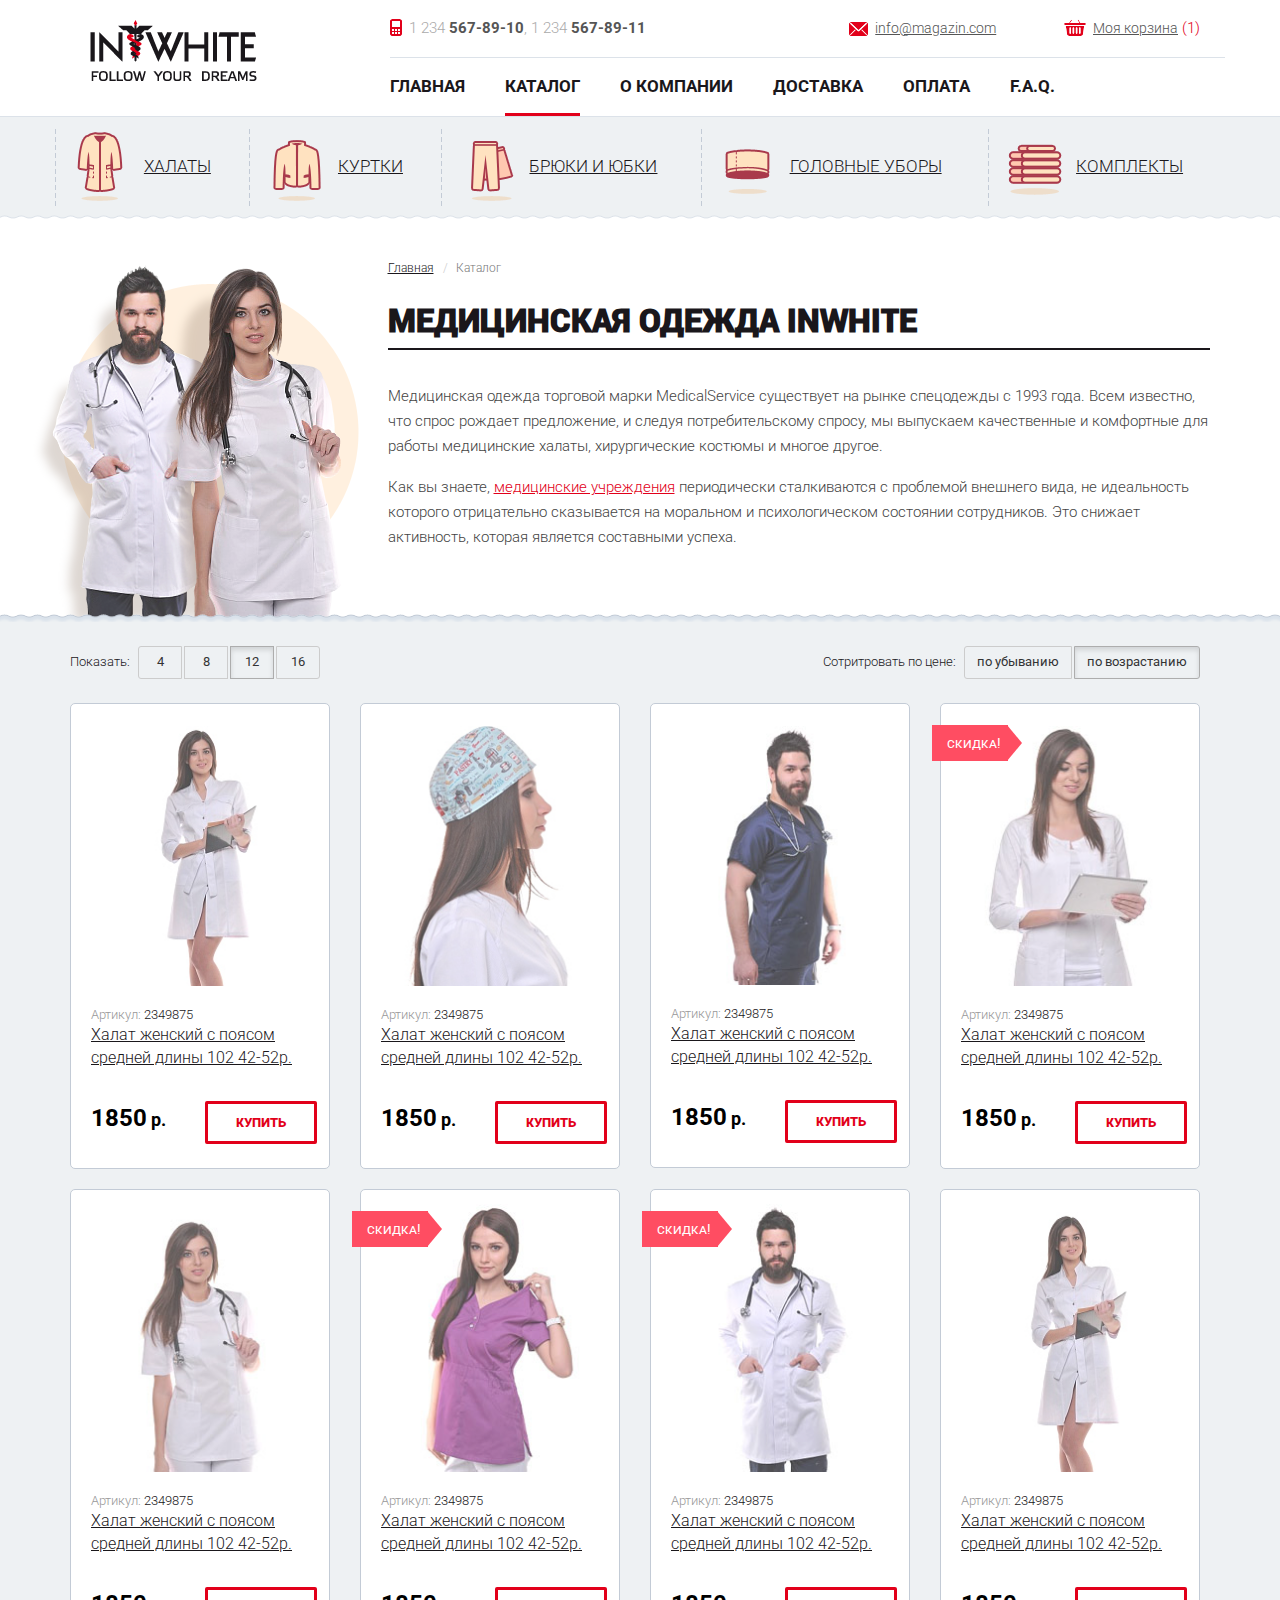
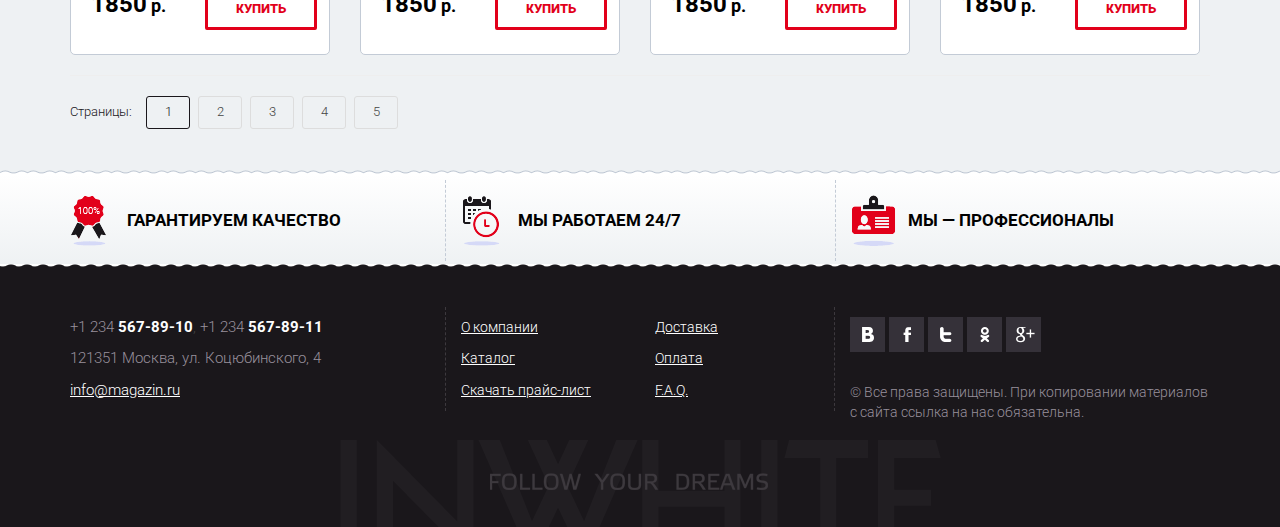
<file: catalog.html>
<!DOCTYPE html>
<html lang="ru">
<head>
    <meta charset="utf-8">
    <meta http-equiv="X-UA-Compatible" content="IE=edge">
    <meta name="viewport" content="width=device-width, initial-scale=1, user-scalable=no">
    <!-- The above 3 meta tags *must* come first in the head; any other head content must come *after* these tags -->
    <title>INWITE</title>

    <link href="libs/fonts/fonts.css" rel="stylesheet">
    <link rel="stylesheet" href="https://maxcdn.bootstrapcdn.com/font-awesome/4.5.0/css/font-awesome.min.css">
    <!-- Bootstrap -->
    <link href="libs/bootstrap/bootstrap.css" rel="stylesheet">
    <link href="libs/jquery.bxslider/jquery.bxslider.css" rel="stylesheet">
    <link href="libs/fancybox/jquery.fancybox.css" rel="stylesheet">
    <link href="css/style.css" rel="stylesheet">

    <!-- HTML5 shim and Respond.js for IE8 support of HTML5 elements and media queries -->
    <!-- WARNING: Respond.js doesn't work if you view the page via file:// -->
    <!--[if lt IE 9]>
    <script src="https://oss.maxcdn.com/html5shiv/3.7.2/html5shiv.min.js"></script>
    <script src="https://oss.maxcdn.com/respond/1.4.2/respond.min.js"></script>
    <![endif]-->
</head>
<body>
<!--Шапка-->
<header id="header">
    <div class="container">
        <!--Логотип-->
        <div id="logo" class="col-xs-12 col-sm-12 col-md-4">
            <a href="#">
                <img src="images/logo.png" width="167" height="61" alt="">
            </a>
        </div>
        <div class="col-xs-12 col-sm-12 col-md-8">
            <div id="header_right" class="row">
                <div class="header-phone col-xs-12 col-sm-6">
                    <a href="tel:12345678911">
                        <i class="icon icon-phone"></i>1 234 <b>567-89-10</b>,
                    </a>
                    <a href="tel:12345678911">1 234 <b>567-89-11</b>
                    </a>
                </div>
                <div class="header-links col-xs-12 col-sm-6">
                    <div class="row">
                        <div class="header-mail col-xs-6">
                            <a href="mailto:info@magazin.com">
                                <i class="icon icon-mail"></i>info@magazin.com
                            </a>
                        </div>
                        <div class="header-cart col-xs-6">
                            <a href="#">
                                <i class="icon icon-cart"></i>Моя корзина
                            </a>
                            <span>(1)</span>
                        </div>
                    </div>
                </div>
            </div>
            <nav class="navbar top-menu" role="navigation">
                <ul class="nav navbar-nav">
                    <li><a href="/">Главная</a></li>
                    <li class="active"><a href="#">Каталог</a></li>
                    <li><a href="#">О компании</a></li>
                    <li><a href="#">Доставка</a></li>
                    <li><a href="#">Оплата</a></li>
                    <li><a href="#">F.A.Q.</a></li>
                </ul>
            </nav>
        </div>
    </div>
</header>
<!--Меню каталога-->
<div id="catalog-menu" class="page">
    <div class="container">
        <nav class="navbar">
            <ul class="nav navbar-nav">
                <li class="xajiatu">
                    <a href="#">
                        <figure>
                            <img src="images/data/catalog_menu/catalog_img_01.png" alt="">
                        </figure>
                        <span>Халаты</span>
                    </a>
                </li>
                <li class="kyptku">
                    <a href="#">
                        <figure>
                            <img src="images/data/catalog_menu/catalog_img_02.png" alt="">
                        </figure>
                        <span>Куртки</span>
                    </a>
                </li>
                <li class="bpyku">
                    <a href="#">
                        <figure>
                            <img src="images/data/catalog_menu/catalog_img_03.png" alt="">
                        </figure>
                        <span>Брюки и юбки</span>
                    </a>
                </li>
                <li class="ybopbi">
                    <a href="#">
                        <figure>
                            <img src="images/data/catalog_menu/catalog_img_04.png" alt="">
                        </figure>
                        <span>Головные уборы</span>
                    </a>
                </li>
                <li class="komnjiektu">
                    <a href="#">
                        <figure>
                            <img src="images/data/catalog_menu/catalog_img_05.png" alt="">
                        </figure>
                        <span>Комплекты</span>
                    </a>
                </li>
            </ul>
        </nav>
    </div>
</div>
<!--Основной блок-->
<main id="category">
    <section id="intro_top" class="page_inner">
        <div class="container">
            <div class="row">
                <!--Адаптивный блок article-->
                <article id="content" class="col-xs-12 col-sm-7 col-sm-push-5 col-md-9 col-md-push-3">
                    <ol class="breadcrumb">
                        <li><a href="#">Главная</a></li>
                        <li class="active">Каталог</li>
                    </ol>
                    <h1>Медицинская одежда Inwhite</h1>
                    <!--Скрываем текст для моб и показываем на десктопах-->
                    <div class="text-control visible-md visible-lg">
                        <p>Медицинская одежда торговой марки MedicalService существует на рынке спецодежды c 1993 года. Всем известно, что спрос рождает предложение, и следуя потребительскому спросу, мы выпускаем качественные и комфортные для работы медицинские халаты, хирургические костюмы и многое другое.</p>
                        <p>Как вы знаете, <a href="#">медицинские учреждения</a> периодически сталкиваются с проблемой внешнего вида, не идеальность которого отрицательно сказывается на моральном и психологическом состоянии сотрудников. Это снижает активность, которая является составными успеха. </p>
                    </div>
                </article>
                <!--Адаптивный блок aside-->
                <div class="col-xs-12 col-sm-5 col-sm-pull-7 col-md-3 col-md-pull-9">
                    <div class="intro-image">
                        <img src="images/data/category/intro_img_01.png" alt="">
                    </div>
                </div>
            </div>
        </div>
    </section>
    <!--показываем дублированный Текст для моб и планшетов-->
    <div class="container text-control visible-xs visible-sm">
        <p>Медицинская одежда торговой марки MedicalService существует на рынке спецодежды c 1993 года. Всем известно, что спрос рождает предложение, и следуя потребительскому спросу, мы выпускаем качественные и комфортные для работы медицинские халаты, хирургические костюмы и многое другое.</p>
        <p>Как вы знаете, <a href="#">медицинские учреждения</a> периодически сталкиваются с проблемой внешнего вида, не идеальность которого отрицательно сказывается на моральном и психологическом состоянии сотрудников. Это снижает активность, которая является составными успеха. </p>
    </div>
    <div class="container">
        <div id="filter-well" class="row hidden-xs">
            <div class="col-sm-5">
                Показать:
                <div class="btn-group sort_buttons" data-toggle="buttons">
                    <label class="btn btn-default">
                        <input class="hide" name="view" type="radio"> 4
                    </label>
                    <label class="btn btn-default">
                        <input class="hide" name="view" type="radio"> 8
                    </label>
                    <label class="btn btn-default active">
                        <input class="hide" checked="checked" name="view" type="radio"> 12
                    </label>
                    <label class="btn btn-default">
                        <input class="hide" name="view" type="radio"> 16
                    </label>
                </div>
            </div>
            <div class="col-sm-7 text-right">
                Сотритровать по цене:
                <div class="btn-group sort_buttons" data-toggle="buttons">
                    <label class="btn btn-default">
                        <input class="hide"  checked="checked" name="sort" type="radio"> по убыванию
                    </label>
                    <label class="btn btn-default active">
                        <input class="hide" name="sort" checked type="radio"> по возрастанию
                    </label>
                </div>
            </div>
        </div>
        <div class="product-box row">
            <div class="product-item">
                <div class="image">
                    <a href="product.html">
                        <figure>
                            <img src="images/data/product/product_thumbs220x270_1.jpg" alt="">
                        </figure>
                    </a>
                </div>
                <div class="articul">Артикул: <span>2349875</span></div>
                <a class="name" href="product.html">Халат женский с поясом средней длины 102 42-52р.</a>
                <ul class="list-inline">
                    <li>
                        <span class="price-item">
                            <b>1850</b> р.
                        </span>
                    </li>
                    <li><a class="btn inwite-btn" href="product.html">Купить</a></li>
                </ul>
            </div>
            <div class="product-item">
                <div class="image">
                    <a href="product.html">
                        <figure>
                            <img src="images/data/product/product_thumbs220x270_2.jpg" alt="">
                        </figure>
                    </a>
                </div>
                <div class="articul">Артикул: <span>2349875</span></div>
                <a class="name" href="#">Халат женский с поясом средней длины 102 42-52р.</a>
                <ul class="list-inline">
                    <li>
                        <span class="price-item">
                            <b>1850</b> р.
                        </span>
                    </li>
                    <li><a class="btn inwite-btn" href="product.html">Купить</a></li>
                </ul>
            </div>
            <div class="product-item">
                <div class="image">
                    <a href="product.html">
                        <figure>
                            <img src="images/data/product/product_thumbs220x270_3.jpg" alt="">
                        </figure>
                    </a>
                </div>
                <div class="articul">Артикул: <span>2349875</span></div>
                <a class="name" href="#">Халат женский с поясом средней длины 102 42-52р.</a>
                <ul class="list-inline">
                    <li>
                        <span class="price-item">
                            <b>1850</b> р.
                        </span>
                    </li>
                    <li><a class="btn inwite-btn" href="product.html">Купить</a></li>
                </ul>
            </div>
            <div class="product-item">
                <div class="image">
                    <a href="product.html">
                        <figure>
                            <img src="images/data/product/product_thumbs220x270_4.jpg" alt="">
                        </figure>
                        <span class="status sale">Скидка!</span>
                    </a>
                </div>
                <div class="articul">Артикул: <span>2349875</span></div>
                <a class="name" href="#">Халат женский с поясом средней длины 102 42-52р.</a>
                <ul class="list-inline">
                    <li>
                        <span class="price-item">
                            <b>1850</b> р.
                        </span>
                    </li>
                    <li><a class="btn inwite-btn" href="product.html">Купить</a></li>
                </ul>
            </div>
            <div class="product-item">
                <div class="image">
                    <a href="product.html">
                        <figure>
                            <img src="images/data/product/product_thumbs220x270_5.jpg" alt="">
                        </figure>
                    </a>
                </div>
                <div class="articul">Артикул: <span>2349875</span></div>
                <a class="name" href="#">Халат женский с поясом средней длины 102 42-52р.</a>
                <ul class="list-inline">
                    <li>
                        <span class="price-item">
                            <b>1850</b> р.
                        </span>
                    </li>
                    <li><a class="btn inwite-btn" href="product.html">Купить</a></li>
                </ul>
            </div>
            <div class="product-item">
                <div class="image">
                    <a href="product.html">
                        <figure>
                            <img src="images/data/product/product_thumbs220x270_6.jpg" alt="">
                        </figure>
                        <span class="status sale">Скидка!</span>
                    </a>
                </div>
                <div class="articul">Артикул: <span>2349875</span></div>
                <a class="name" href="#">Халат женский с поясом средней длины 102 42-52р.</a>
                <ul class="list-inline">
                    <li>
                        <span class="price-item">
                            <b>1850</b> р.
                        </span>
                    </li>
                    <li><a class="btn inwite-btn" href="product.html">Купить</a></li>
                </ul>
            </div>
            <div class="product-item">
                <div class="image">
                    <a href="product.html">
                        <figure>
                            <img src="images/data/product/product_thumbs220x270_7.jpg" alt="">
                        </figure>
                        <span class="status sale">Скидка!</span>
                    </a>
                </div>
                <div class="articul">Артикул: <span>2349875</span></div>
                <a class="name" href="#">Халат женский с поясом средней длины 102 42-52р.</a>
                <ul class="list-inline">
                    <li>
                        <span class="price-item">
                            <b>1850</b> р.
                        </span>
                    </li>
                    <li><a class="btn inwite-btn" href="product.html">Купить</a></li>
                </ul>
            </div>
            <div class="product-item">
                <div class="image">
                    <a href="product.html">
                        <figure>
                            <img src="images/data/product/product_thumbs220x270_1.jpg" alt="">
                        </figure>
                    </a>
                </div>
                <div class="articul">Артикул: <span>2349875</span></div>
                <a class="name" href="#">Халат женский с поясом средней длины 102 42-52р.</a>
                <ul class="list-inline">
                    <li>
                        <span class="price-item">
                            <b>1850</b> р.
                        </span>
                    </li>
                    <li><a class="btn inwite-btn" href="product.html">Купить</a></li>
                </ul>
            </div>
        </div>
        <nav>
            <hr/>
            <span class="pagination-ttl">Страницы:</span>
            <ol class="pagination">
                <li class="disabled hidden"><span>«</span></li>
                <li class="active"><span>1</span></li>
                <li><a href="#">2</a></li>
                <li><a href="#">3</a></li>
                <li><a href="#">4</a></li>
                <li><a href="#">5</a></li>
                <li class="hidden"><a href="#">»</a></li>
            </ol>
        </nav>
    </div>
</main>
<!--Блок информации-->
<section id="content_bottom">
    <div class="container">
        <div class="row">
            <div class="item col-xs-12 col-sm-4">
                <i class="icon guarantee-quality"></i> <span>Гарантируем качество</span>
            </div>
            <div class="item col-xs-12 col-sm-4">
                <i class="icon work-time"></i> <span>Мы работаем 24/7</span>
            </div>
            <div class="item col-xs-12 col-sm-4">
                <i class="icon prof-status"></i> <span>мы — профессионалы</span>
            </div>
        </div>
    </div>
</section>
<!--Конец Блока информации-->
<!--Футер-->
<footer id="footer">
    <div class="container">
        <div class="row">
            <div class="footer-contacts col-xs-12 col-sm-4">
                <!--Контакты в футере-->
                <div class="footer-phone">
                    <a href="tel:+1 234 567-89-10">+1 234 <b>567-89-10</b></a>,
                    <a href="tel:+1 234 567-89-11">+1 234 <b>567-89-11</b></a>
                </div>
                <div class="footer-address">121351 Москва, ул. Коцюбинского, 4</div>
                <a class="footer-mail" href="mailto:info@magazin.ru">info@magazin.ru</a>
            </div>
            <div class="footer-menu col-xs-12 col-sm-4">
                <!--Меню в футере-->
                    <ul class="row">
                        <li class="col-xs-6 col-sm-12 col-md-6">
                            <a href="#">О компании</a>
                        </li>
                        <li class="col-xs-6 col-sm-12 col-md-6">
                            <a href="#">Доставка</a>
                        </li>
                        <li class="col-xs-6 col-sm-12 col-md-6">
                            <a href="#">Каталог</a>
                        </li>
                        <li class="col-xs-6 col-sm-12 col-md-6">
                            <a href="#">Оплата</a>
                        </li>
                        <li class="col-xs-6 col-sm-12 col-md-6">
                            <a href="#">Скачать прайс-лист</a>
                        </li>
                        <li class="col-xs-6 col-sm-12 col-md-6">
                            <a href="#">F.A.Q.</a>
                        </li>
                    </ul>
            </div>
            <div class="col-xs-12 col-sm-4">
                <div class="social_links">
                    <a href="#"><img src="images/soc_icon_01.png" alt=""></a>
                    <a href="#"><img src="images/soc_icon_02.png" alt=""></a>
                    <a href="#"><img src="images/soc_icon_03.png" alt=""></a>
                    <a href="#"><img src="images/soc_icon_04.png" alt=""></a>
                    <a href="#"><img src="images/soc_icon_05.png" alt=""></a>
                </div>
                <div class="copyright">© Все права защищены. При копировании материалов с сайта ссылка на нас обязательна.</div>
            </div>
        </div>
    </div>
</footer>

<!-- jQuery (necessary for Bootstrap's JavaScript plugins) -->
<script src="libs/jquery/jquery-1.11.3.min.js"></script>
<script src="libs/jquery/jquery-migrate-1.2.1.min.js"></script>
<!-- Include all compiled plugins (below), or include individual files as needed -->
<script src="libs/bootstrap/bootstrap.min.js"></script>
<script src="libs/jquery.equalheight/jquery.equalheight.js"></script>
<script src="libs/jquery.bxslider/jquery.bxslider.min.js"></script>
<script src="libs/fancybox/jquery.fancybox.pack.js"></script>
<!--Общий скрипт-->
<script src="js/script.js"></script>
</body>
</html>
</file>
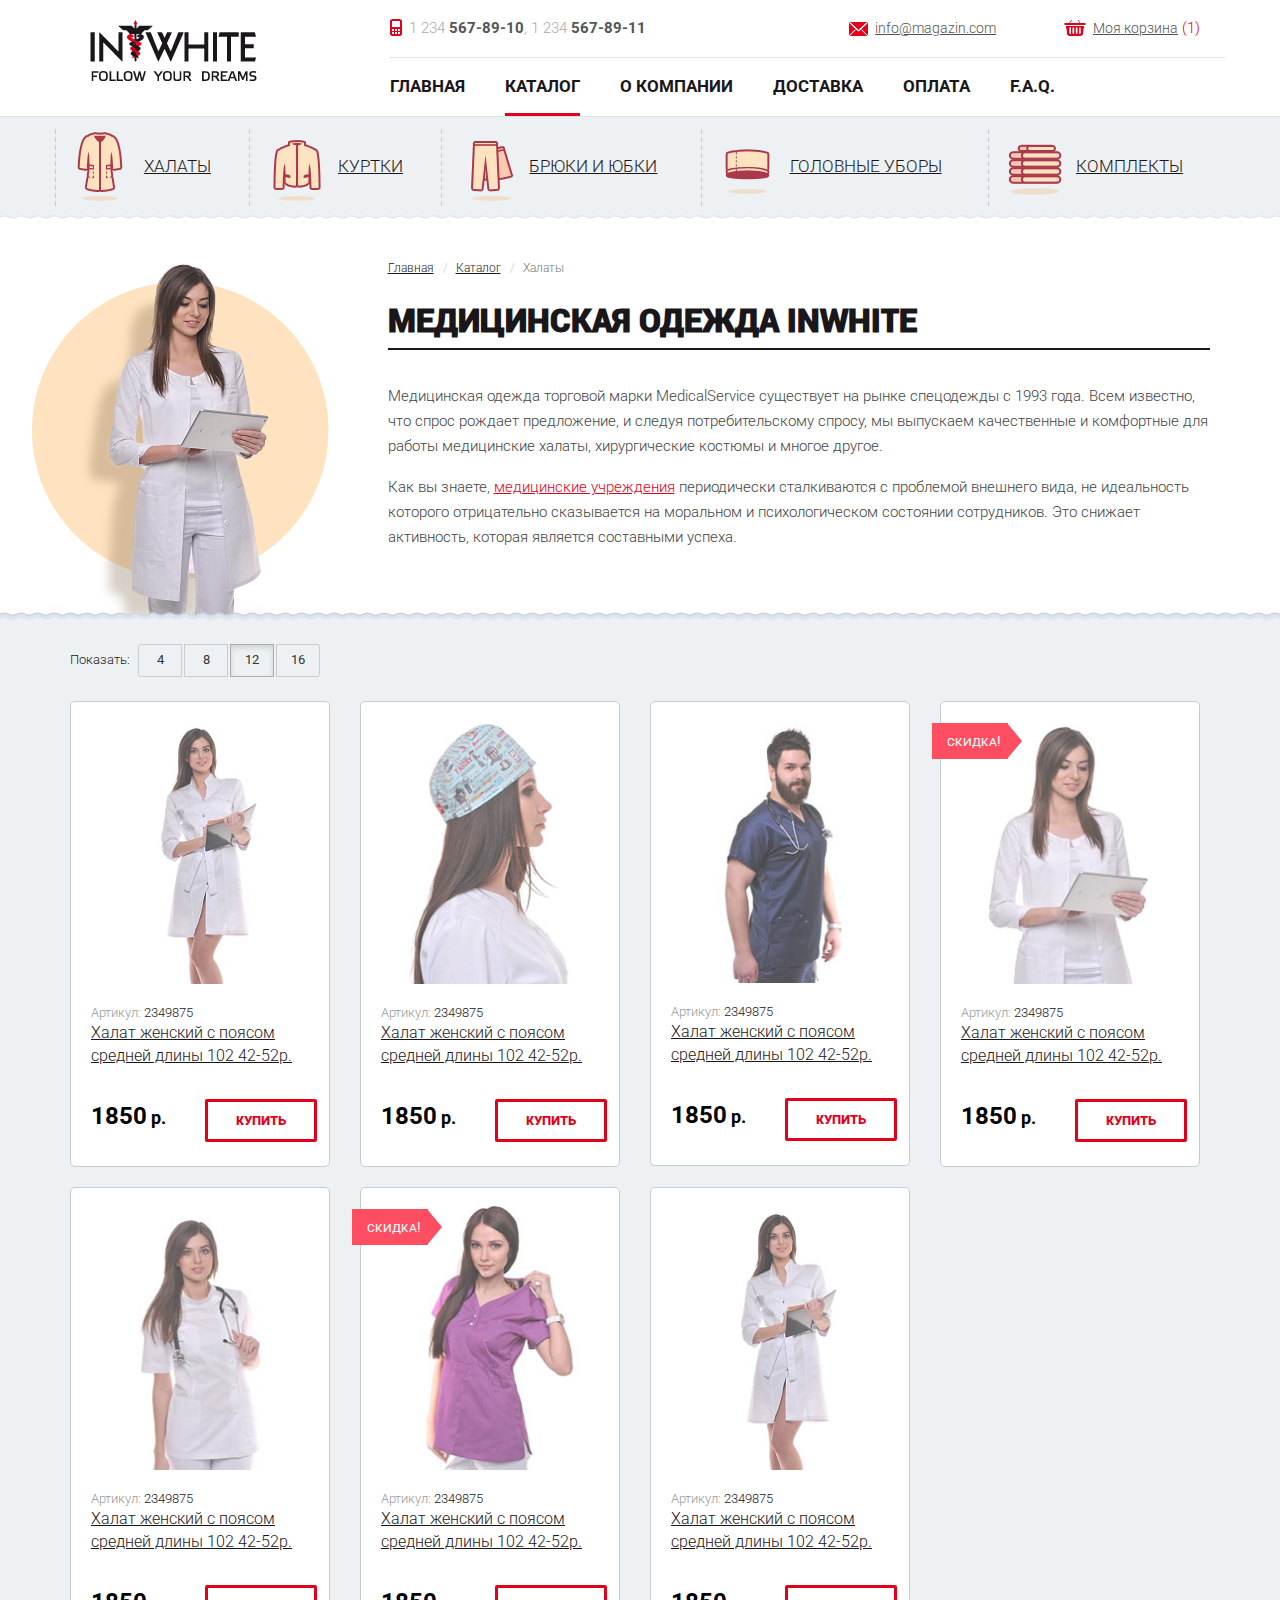
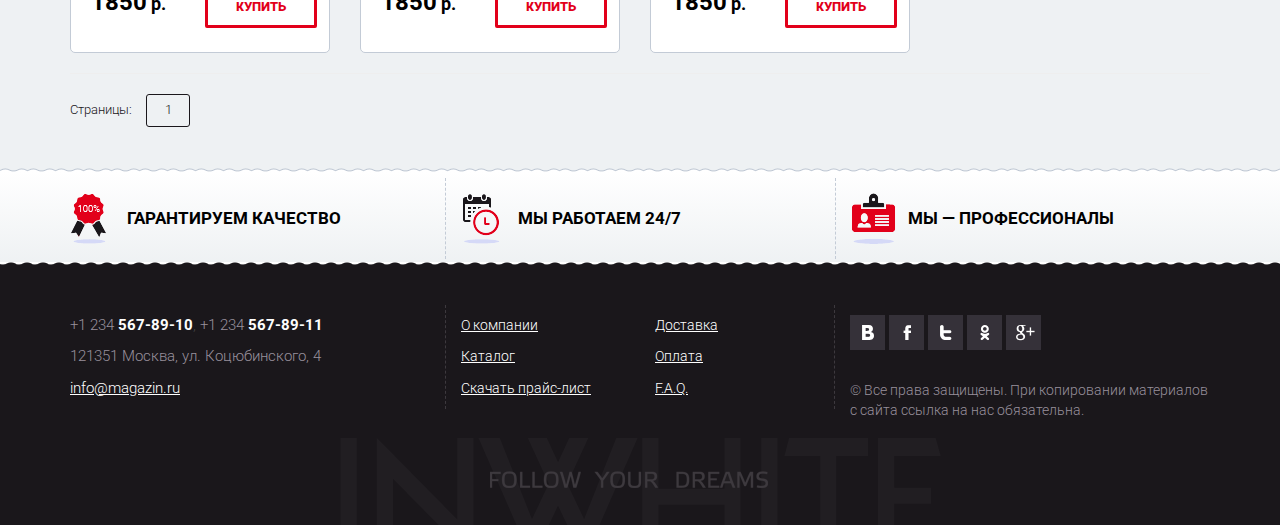
<file: category.html>
<!DOCTYPE html>
<html lang="ru">
<head>
    <meta charset="utf-8">
    <meta http-equiv="X-UA-Compatible" content="IE=edge">
    <meta name="viewport" content="width=device-width, initial-scale=1, user-scalable=no">
    <!-- The above 3 meta tags *must* come first in the head; any other head content must come *after* these tags -->
    <title>INWITE</title>

    <link href="libs/fonts/fonts.css" rel="stylesheet">
    <link rel="stylesheet" href="https://maxcdn.bootstrapcdn.com/font-awesome/4.5.0/css/font-awesome.min.css">
    <!-- Bootstrap -->
    <link href="libs/bootstrap/bootstrap.css" rel="stylesheet">
    <link href="libs/jquery.bxslider/jquery.bxslider.css" rel="stylesheet">
    <link href="libs/fancybox/jquery.fancybox.css" rel="stylesheet">
    <link href="css/style.css" rel="stylesheet">

    <!-- HTML5 shim and Respond.js for IE8 support of HTML5 elements and media queries -->
    <!-- WARNING: Respond.js doesn't work if you view the page via file:// -->
    <!--[if lt IE 9]>
    <script src="https://oss.maxcdn.com/html5shiv/3.7.2/html5shiv.min.js"></script>
    <script src="https://oss.maxcdn.com/respond/1.4.2/respond.min.js"></script>
    <![endif]-->
</head>
<body>
<!--Шапка-->
<header id="header">
    <div class="container">
        <!--Логотип-->
        <div id="logo" class="col-xs-12 col-sm-12 col-md-4">
            <a href="#">
                <img src="images/logo.png" width="167" height="61" alt="">
            </a>
        </div>
        <div class="col-xs-12 col-sm-12 col-md-8">
            <div id="header_right" class="row">
                <div class="header-phone col-xs-12 col-sm-6">
                    <a href="tel:12345678911">
                        <i class="icon icon-phone"></i>1 234 <b>567-89-10</b>,
                    </a>
                    <a href="tel:12345678911">1 234 <b>567-89-11</b>
                    </a>
                </div>
                <div class="header-links col-xs-12 col-sm-6">
                    <div class="row">
                        <div class="header-mail col-xs-6">
                            <a href="mailto:info@magazin.com">
                                <i class="icon icon-mail"></i>info@magazin.com
                            </a>
                        </div>
                        <div class="header-cart col-xs-6">
                            <a href="#">
                                <i class="icon icon-cart"></i>Моя корзина
                            </a>
                            <span>(1)</span>
                        </div>
                    </div>
                </div>
            </div>
            <nav class="navbar top-menu" role="navigation">
                <ul class="nav navbar-nav">
                    <li><a href="/">Главная</a></li>
                    <li class="active"><a href="#">Каталог</a></li>
                    <li><a href="#">О компании</a></li>
                    <li><a href="#">Доставка</a></li>
                    <li><a href="#">Оплата</a></li>
                    <li><a href="#">F.A.Q.</a></li>
                </ul>
            </nav>
        </div>
    </div>
</header>
<!--Меню каталога-->
<div id="catalog-menu" class="page">
    <div class="container">
        <nav class="navbar">
            <ul class="nav navbar-nav">
                <li class="xajiatu">
                    <a href="#">
                        <figure>
                            <img src="images/data/catalog_menu/catalog_img_01.png" alt="">
                        </figure>
                        <span>Халаты</span>
                    </a>
                </li>
                <li class="kyptku">
                    <a href="#">
                        <figure>
                            <img src="images/data/catalog_menu/catalog_img_02.png" alt="">
                        </figure>
                        <span>Куртки</span>
                    </a>
                </li>
                <li class="bpyku">
                    <a href="#">
                        <figure>
                            <img src="images/data/catalog_menu/catalog_img_03.png" alt="">
                        </figure>
                        <span>Брюки и юбки</span>
                    </a>
                </li>
                <li class="ybopbi">
                    <a href="#">
                        <figure>
                            <img src="images/data/catalog_menu/catalog_img_04.png" alt="">
                        </figure>
                        <span>Головные уборы</span>
                    </a>
                </li>
                <li class="komnjiektu">
                    <a href="#">
                        <figure>
                            <img src="images/data/catalog_menu/catalog_img_05.png" alt="">
                        </figure>
                        <span>Комплекты</span>
                    </a>
                </li>
            </ul>
        </nav>
    </div>
</div>
<!--Основной блок-->
<main id="category">
    <section id="intro_top" class="page_inner">
        <div class="container">
            <div class="row">
                <!--Адаптивный блок article-->
                <article id="content" class="col-xs-12 col-sm-7 col-sm-push-5 col-md-9 col-md-push-3">
                    <ol class="breadcrumb">
                        <li><a href="#">Главная</a></li>
                        <li><a href="#">Каталог</a></li>
                        <li class="active">Халаты</li>
                    </ol>
                    <h1>Медицинская одежда Inwhite</h1>
                    <!--Скрываем текст для моб и показываем на десктопах-->
                    <div class="text-control visible-md visible-lg">
                        <p>Медицинская одежда торговой марки MedicalService существует на рынке спецодежды c 1993 года. Всем известно, что спрос рождает предложение, и следуя потребительскому спросу, мы выпускаем качественные и комфортные для работы медицинские халаты, хирургические костюмы и многое другое.</p>
                        <p>Как вы знаете, <a href="#">медицинские учреждения</a> периодически сталкиваются с проблемой внешнего вида, не идеальность которого отрицательно сказывается на моральном и психологическом состоянии сотрудников. Это снижает активность, которая является составными успеха. </p>
                    </div>
                </article>
                <!--Адаптивный блок aside-->
                <div class="col-xs-12 col-sm-5 col-sm-pull-7 col-md-3 col-md-pull-9">
                    <div class="intro-image">
                        <img src="images/data/category/intro_img_02.png" alt="">
                    </div>
                </div>
            </div>
        </div>
    </section>
    <!--показываем дублированный Текст для моб и планшетов-->
    <div class="container text-control visible-xs visible-sm">
        <p>Медицинская одежда торговой марки MedicalService существует на рынке спецодежды c 1993 года. Всем известно, что спрос рождает предложение, и следуя потребительскому спросу, мы выпускаем качественные и комфортные для работы медицинские халаты, хирургические костюмы и многое другое.</p>
        <p>Как вы знаете, <a href="#">медицинские учреждения</a> периодически сталкиваются с проблемой внешнего вида, не идеальность которого отрицательно сказывается на моральном и психологическом состоянии сотрудников. Это снижает активность, которая является составными успеха. </p>
        <!--Конец дублирования-->
    </div>
    <div class="container">
        <div id="filter-well" class="row hidden-xs">
            <div class="col-sm-12">
                Показать:
                <div class="btn-group sort_buttons" data-toggle="buttons">
                    <label class="btn btn-default">
                        <input class="hide" name="view" type="radio"> 4
                    </label>
                    <label class="btn btn-default">
                        <input class="hide" name="view" type="radio"> 8
                    </label>
                    <label class="btn btn-default active">
                        <input class="hide" checked="checked" name="view" type="radio"> 12
                    </label>
                    <label class="btn btn-default">
                        <input class="hide" name="view" type="radio"> 16
                    </label>
                </div>
            </div>
        </div>
        <div class="product-box row">
            <div class="product-item">
                <div class="image">
                    <a href="product.html">
                        <figure>
                            <img src="images/data/product/product_thumbs220x270_1.jpg" alt="">
                        </figure>
                    </a>
                </div>
                <div class="articul">Артикул: <span>2349875</span></div>
                <a class="name" href="#">Халат женский с поясом средней длины 102 42-52р.</a>
                <ul class="list-inline">
                    <li>
                        <span class="price-item">
                            <b>1850</b> р.
                        </span>
                    </li>
                    <li><a class="btn inwite-btn" href="#">Купить</a></li>
                </ul>
            </div>
            <div class="product-item">
                <div class="image">
                    <a href="product.html">
                        <figure>
                            <img src="images/data/product/product_thumbs220x270_2.jpg" alt="">
                        </figure>
                    </a>
                </div>
                <div class="articul">Артикул: <span>2349875</span></div>
                <a class="name" href="#">Халат женский с поясом средней длины 102 42-52р.</a>
                <ul class="list-inline">
                    <li>
                        <span class="price-item">
                            <b>1850</b> р.
                        </span>
                    </li>
                    <li><a class="btn inwite-btn" href="#">Купить</a></li>
                </ul>
            </div>
            <div class="product-item">
                <div class="image">
                    <a href="product.html">
                        <figure>
                            <img src="images/data/product/product_thumbs220x270_3.jpg" alt="">
                        </figure>
                    </a>
                </div>
                <div class="articul">Артикул: <span>2349875</span></div>
                <a class="name" href="#">Халат женский с поясом средней длины 102 42-52р.</a>
                <ul class="list-inline">
                    <li>
                        <span class="price-item">
                            <b>1850</b> р.
                        </span>
                    </li>
                    <li><a class="btn inwite-btn" href="#">Купить</a></li>
                </ul>
            </div>
            <div class="product-item">
                <div class="image">
                    <a href="product.html">
                        <figure>
                            <img src="images/data/product/product_thumbs220x270_4.jpg" alt="">
                        </figure>
                        <span class="status sale">Скидка!</span>
                    </a>
                </div>
                <div class="articul">Артикул: <span>2349875</span></div>
                <a class="name" href="#">Халат женский с поясом средней длины 102 42-52р.</a>
                <ul class="list-inline">
                    <li>
                        <span class="price-item">
                            <b>1850</b> р.
                        </span>
                    </li>
                    <li><a class="btn inwite-btn" href="#">Купить</a></li>
                </ul>
            </div>
            <div class="product-item">
                <div class="image">
                    <a href="product.html">
                        <figure>
                            <img src="images/data/product/product_thumbs220x270_5.jpg" alt="">
                        </figure>
                    </a>
                </div>
                <div class="articul">Артикул: <span>2349875</span></div>
                <a class="name" href="#">Халат женский с поясом средней длины 102 42-52р.</a>
                <ul class="list-inline">
                    <li>
                        <span class="price-item">
                            <b>1850</b> р.
                        </span>
                    </li>
                    <li><a class="btn inwite-btn" href="#">Купить</a></li>
                </ul>
            </div>
            <div class="product-item">
                <div class="image">
                    <a href="product.html">
                        <figure>
                            <img src="images/data/product/product_thumbs220x270_6.jpg" alt="">
                        </figure>
                        <span class="status sale">Скидка!</span>
                    </a>
                </div>
                <div class="articul">Артикул: <span>2349875</span></div>
                <a class="name" href="#">Халат женский с поясом средней длины 102 42-52р.</a>
                <ul class="list-inline">
                    <li>
                        <span class="price-item">
                            <b>1850</b> р.
                        </span>
                    </li>
                    <li><a class="btn inwite-btn" href="#">Купить</a></li>
                </ul>
            </div>
            <div class="product-item">
                <div class="image">
                    <a href="product.html">
                        <figure>
                            <img src="images/data/product/product_thumbs220x270_1.jpg" alt="">
                        </figure>
                    </a>
                </div>
                <div class="articul">Артикул: <span>2349875</span></div>
                <a class="name" href="#">Халат женский с поясом средней длины 102 42-52р.</a>
                <ul class="list-inline">
                    <li>
                        <span class="price-item">
                            <b>1850</b> р.
                        </span>
                    </li>
                    <li><a class="btn inwite-btn" href="#">Купить</a></li>
                </ul>
            </div>
        </div>
        <nav>
            <hr/>
            <span class="pagination-ttl">Страницы:</span>
            <ol class="pagination">
                <li class="disabled hidden"><span>«</span></li>
                <li class="active"><span>1</span></li>
                <li class="hidden"><a href="#">»</a></li>
            </ol>
        </nav>
    </div>
</main>
<!--Блок информации-->
<section id="content_bottom">
    <div class="container">
        <div class="row">
            <div class="item col-xs-12 col-sm-4">
                <i class="icon guarantee-quality"></i> <span>Гарантируем качество</span>
            </div>
            <div class="item col-xs-12 col-sm-4">
                <i class="icon work-time"></i> <span>Мы работаем 24/7</span>
            </div>
            <div class="item col-xs-12 col-sm-4">
                <i class="icon prof-status"></i> <span>мы — профессионалы</span>
            </div>
        </div>
    </div>
</section>
<!--Конец Блока информации-->
<!--Футер-->
<footer id="footer">
    <div class="container">
        <div class="row">
            <div class="footer-contacts col-xs-12 col-sm-4">
                <!--Контакты в футере-->
                <div class="footer-phone">
                    <a href="tel:+1 234 567-89-10">+1 234 <b>567-89-10</b></a>,
                    <a href="tel:+1 234 567-89-11">+1 234 <b>567-89-11</b></a>
                </div>
                <div class="footer-address">121351 Москва, ул. Коцюбинского, 4</div>
                <a class="footer-mail" href="mailto:info@magazin.ru">info@magazin.ru</a>
            </div>
            <div class="footer-menu col-xs-12 col-sm-4">
                <!--Меню в футере-->
                    <ul class="row">
                        <li class="col-xs-6 col-sm-12 col-md-6">
                            <a href="#">О компании</a>
                        </li>
                        <li class="col-xs-6 col-sm-12 col-md-6">
                            <a href="#">Доставка</a>
                        </li>
                        <li class="col-xs-6 col-sm-12 col-md-6">
                            <a href="#">Каталог</a>
                        </li>
                        <li class="col-xs-6 col-sm-12 col-md-6">
                            <a href="#">Оплата</a>
                        </li>
                        <li class="col-xs-6 col-sm-12 col-md-6">
                            <a href="#">Скачать прайс-лист</a>
                        </li>
                        <li class="col-xs-6 col-sm-12 col-md-6">
                            <a href="#">F.A.Q.</a>
                        </li>
                    </ul>
            </div>
            <div class="col-xs-12 col-sm-4">
                <div class="social_links">
                    <a href="#"><img src="images/soc_icon_01.png" alt=""></a>
                    <a href="#"><img src="images/soc_icon_02.png" alt=""></a>
                    <a href="#"><img src="images/soc_icon_03.png" alt=""></a>
                    <a href="#"><img src="images/soc_icon_04.png" alt=""></a>
                    <a href="#"><img src="images/soc_icon_05.png" alt=""></a>
                </div>
                <div class="copyright">© Все права защищены. При копировании материалов с сайта ссылка на нас обязательна.</div>
            </div>
        </div>
    </div>
</footer>

<!-- jQuery (necessary for Bootstrap's JavaScript plugins) -->
<script src="libs/jquery/jquery-1.11.3.min.js"></script>
<script src="libs/jquery/jquery-migrate-1.2.1.min.js"></script>
<!-- Include all compiled plugins (below), or include individual files as needed -->
<script src="libs/bootstrap/bootstrap.min.js"></script>
<script src="libs/jquery.equalheight/jquery.equalheight.js"></script>
<script src="libs/jquery.bxslider/jquery.bxslider.min.js"></script>
<script src="libs/fancybox/jquery.fancybox.pack.js"></script>
<!--Общий скрипт-->
<script src="js/script.js"></script>
</body>
</html>
</file>
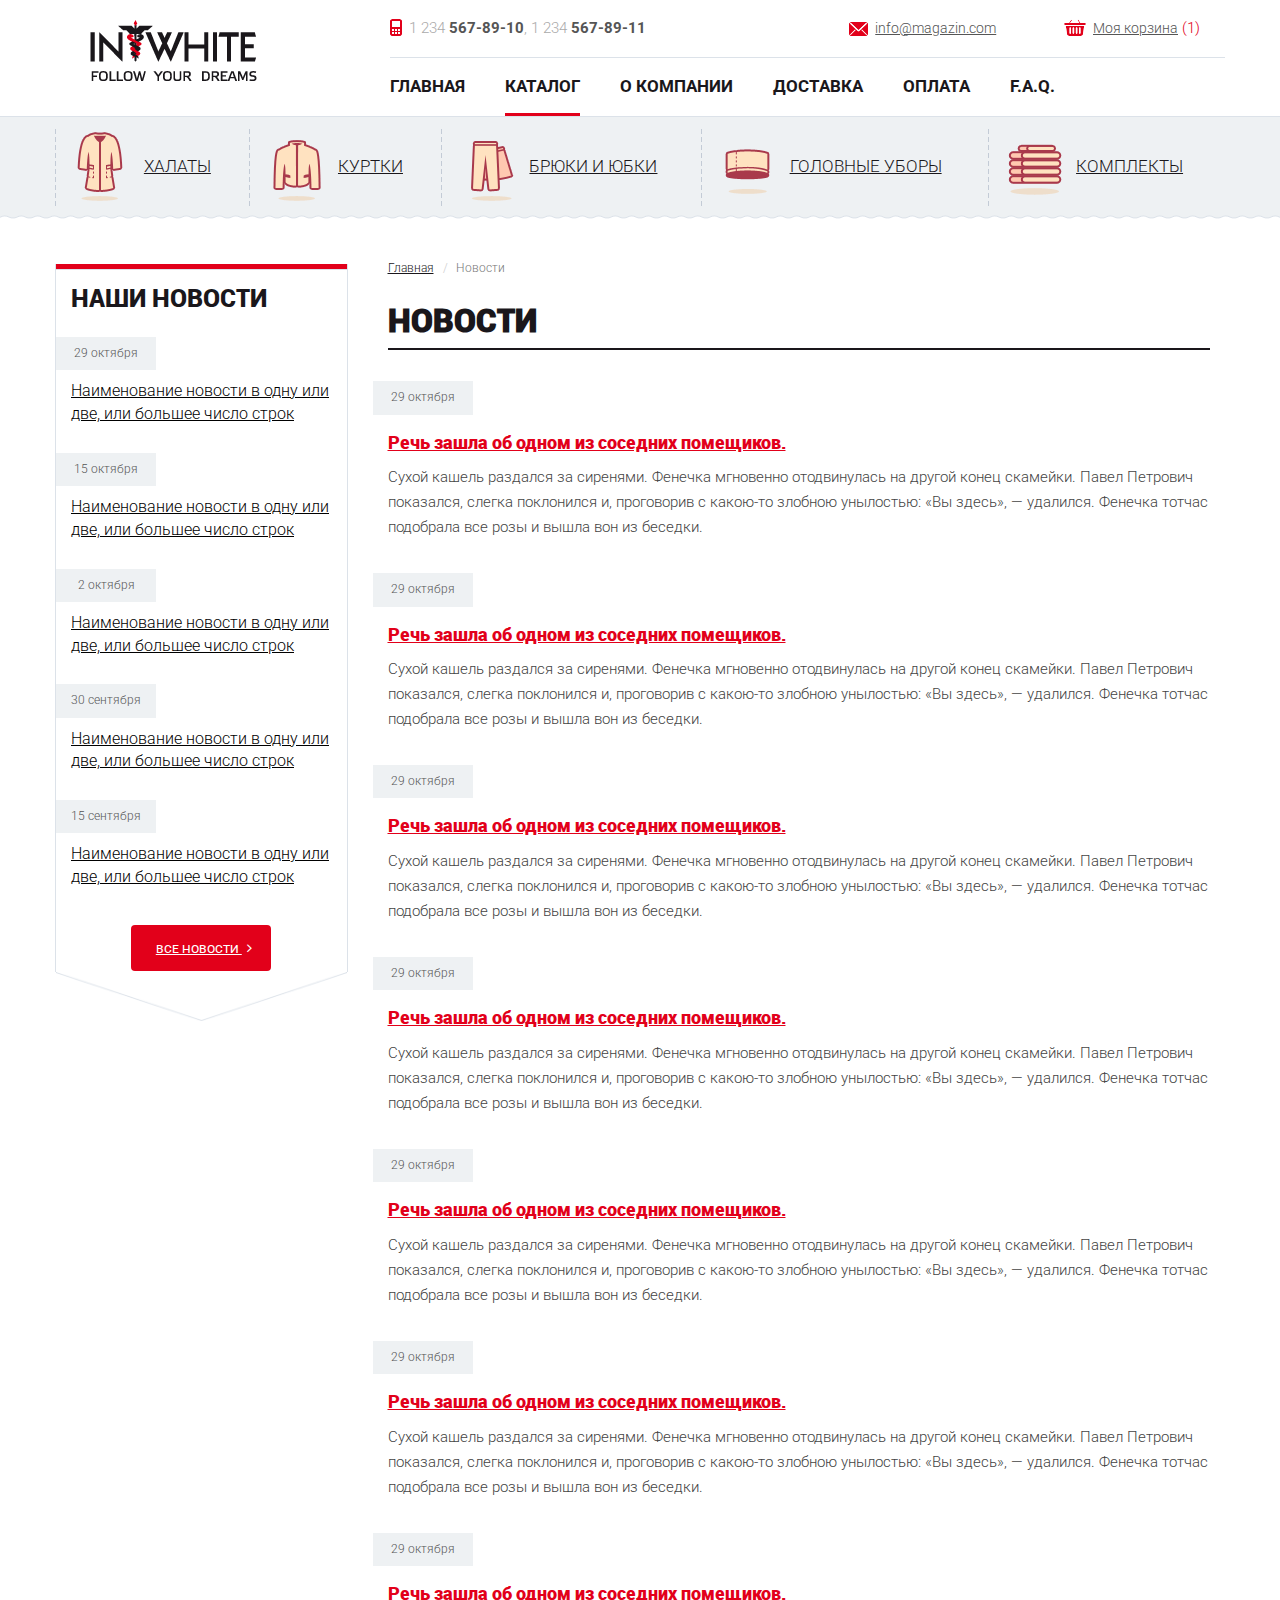
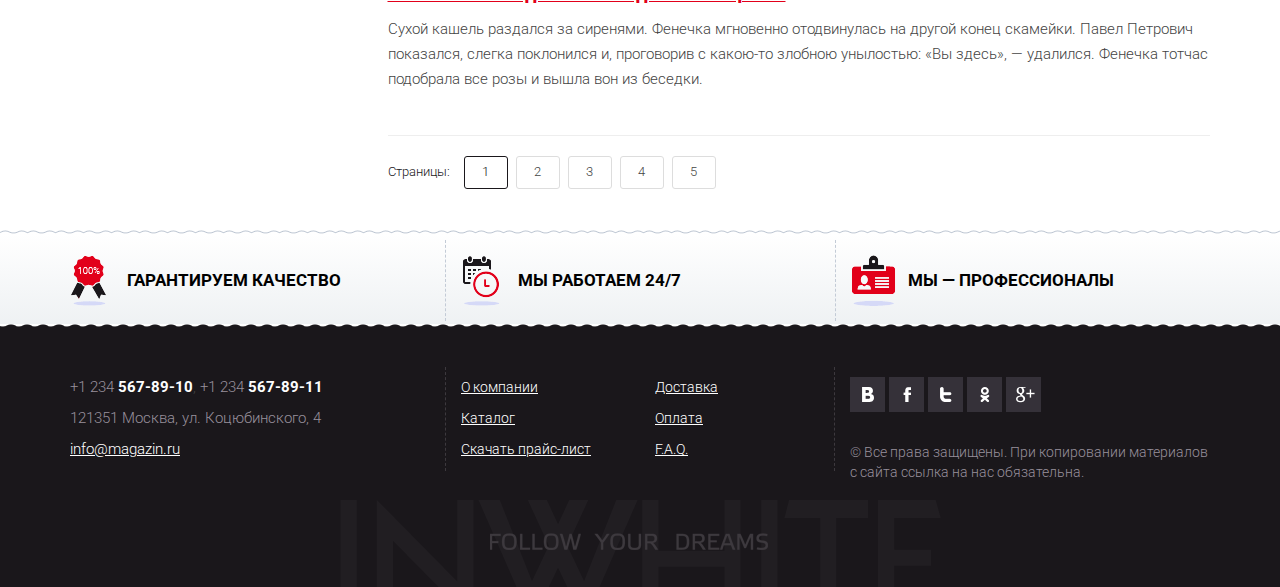
<file: news.html>
<!DOCTYPE html>
<html lang="ru">
<head>
    <meta charset="utf-8">
    <meta http-equiv="X-UA-Compatible" content="IE=edge">
    <meta name="viewport" content="width=device-width, initial-scale=1, user-scalable=no">
    <!-- The above 3 meta tags *must* come first in the head; any other head content must come *after* these tags -->
    <title>INWITE</title>

    <link href="libs/fonts/fonts.css" rel="stylesheet">
    <link rel="stylesheet" href="https://maxcdn.bootstrapcdn.com/font-awesome/4.5.0/css/font-awesome.min.css">
    <!-- Bootstrap -->
    <link href="libs/bootstrap/bootstrap.css" rel="stylesheet">
    <link href="libs/jquery.bxslider/jquery.bxslider.css" rel="stylesheet">
    <link href="libs/fancybox/jquery.fancybox.css" rel="stylesheet">
    <link href="css/style.css" rel="stylesheet">

    <!-- HTML5 shim and Respond.js for IE8 support of HTML5 elements and media queries -->
    <!-- WARNING: Respond.js doesn't work if you view the page via file:// -->
    <!--[if lt IE 9]>
    <script src="https://oss.maxcdn.com/html5shiv/3.7.2/html5shiv.min.js"></script>
    <script src="https://oss.maxcdn.com/respond/1.4.2/respond.min.js"></script>
    <![endif]-->
</head>
<body>
<!--Шапка-->
<header id="header">
    <div class="container">
        <!--Логотип-->
        <div id="logo" class="col-xs-12 col-sm-12 col-md-4">
            <a href="#">
                <img src="images/logo.png" width="167" height="61" alt="">
            </a>
        </div>
        <div class="col-xs-12 col-sm-12 col-md-8">
            <div id="header_right" class="row">
                <div class="header-phone col-xs-12 col-sm-6">
                    <a href="tel:12345678911">
                        <i class="icon icon-phone"></i>1 234 <b>567-89-10</b>,
                    </a>
                    <a href="tel:12345678911">1 234 <b>567-89-11</b>
                    </a>
                </div>
                <div class="header-links col-xs-12 col-sm-6">
                    <div class="row">
                        <div class="header-mail col-xs-6">
                            <a href="mailto:info@magazin.com">
                                <i class="icon icon-mail"></i>info@magazin.com
                            </a>
                        </div>
                        <div class="header-cart col-xs-6">
                            <a href="#">
                                <i class="icon icon-cart"></i>Моя корзина
                            </a>
                            <span>(1)</span>
                        </div>
                    </div>
                </div>
            </div>
            <nav class="navbar top-menu" role="navigation">
                <ul class="nav navbar-nav">
                    <li><a href="/">Главная</a></li>
                    <li class="active"><a href="#">Каталог</a></li>
                    <li><a href="#">О компании</a></li>
                    <li><a href="#">Доставка</a></li>
                    <li><a href="#">Оплата</a></li>
                    <li><a href="#">F.A.Q.</a></li>
                </ul>
            </nav>
        </div>
    </div>
</header>
<!--Меню каталога-->
<div id="catalog-menu" class="page">
    <div class="container">
        <nav class="navbar">
            <ul class="nav navbar-nav">
                <li class="xajiatu">
                    <a href="#">
                        <figure>
                            <img src="images/data/catalog_menu/catalog_img_01.png" alt="">
                        </figure>
                        <span>Халаты</span>
                    </a>
                </li>
                <li class="kyptku">
                    <a href="#">
                        <figure>
                            <img src="images/data/catalog_menu/catalog_img_02.png" alt="">
                        </figure>
                        <span>Куртки</span>
                    </a>
                </li>
                <li class="bpyku">
                    <a href="#">
                        <figure>
                            <img src="images/data/catalog_menu/catalog_img_03.png" alt="">
                        </figure>
                        <span>Брюки и юбки</span>
                    </a>
                </li>
                <li class="ybopbi">
                    <a href="#">
                        <figure>
                            <img src="images/data/catalog_menu/catalog_img_04.png" alt="">
                        </figure>
                        <span>Головные уборы</span>
                    </a>
                </li>
                <li class="komnjiektu">
                    <a href="#">
                        <figure>
                            <img src="images/data/catalog_menu/catalog_img_05.png" alt="">
                        </figure>
                        <span>Комплекты</span>
                    </a>
                </li>
            </ul>
        </nav>
    </div>
</div>
<!--Основной блок-->
<main id="news" class="wrapper page_inner">
    <div class="container">
        <div class="row">
            <!--Адаптивный блок article-->
            <article id="content" class="col-xs-12 col-sm-12 col-md-9 col-md-push-3">
                <ol class="breadcrumb">
                    <li><a href="#">Главная</a></li>
                    <li class="active">Новости</li>
                </ol>
                <h1>Новости</h1>
                <div class="news-box">
                    <div class="news-item">
                        <div class="data">29 октября</div>
                        <div class="h4">
                            <a href="#">Речь зашла об одном из соседних помещиков.</a>
                        </div>
                        <div class="news_intro">
                            <p>Сухой кашель раздался за сиренями. Фенечка мгновенно отодвинулась на другой конец скамейки. Павел Петрович показался, слегка поклонился и, проговорив с какою-то злобною унылостью: «Вы здесь», — удалился. Фенечка тотчас подобрала все розы и вышла вон из беседки. </p>
                        </div>
                    </div>
                    <div class="news-item">
                        <div class="data">29 октября</div>
                        <div class="h4">
                            <a href="#">Речь зашла об одном из соседних помещиков.</a>
                        </div>
                        <div class="news_intro">
                            <p>Сухой кашель раздался за сиренями. Фенечка мгновенно отодвинулась на другой конец скамейки. Павел Петрович показался, слегка поклонился и, проговорив с какою-то злобною унылостью: «Вы здесь», — удалился. Фенечка тотчас подобрала все розы и вышла вон из беседки. </p>
                        </div>
                    </div>
                    <div class="news-item">
                        <div class="data">29 октября</div>
                        <div class="h4">
                            <a href="#">Речь зашла об одном из соседних помещиков.</a>
                        </div>
                        <div class="news_intro">
                            <p>Сухой кашель раздался за сиренями. Фенечка мгновенно отодвинулась на другой конец скамейки. Павел Петрович показался, слегка поклонился и, проговорив с какою-то злобною унылостью: «Вы здесь», — удалился. Фенечка тотчас подобрала все розы и вышла вон из беседки. </p>
                        </div>
                    </div>
                    <div class="news-item">
                        <div class="data">29 октября</div>
                        <div class="h4">
                            <a href="#">Речь зашла об одном из соседних помещиков.</a>
                        </div>
                        <div class="news_intro">
                            <p>Сухой кашель раздался за сиренями. Фенечка мгновенно отодвинулась на другой конец скамейки. Павел Петрович показался, слегка поклонился и, проговорив с какою-то злобною унылостью: «Вы здесь», — удалился. Фенечка тотчас подобрала все розы и вышла вон из беседки. </p>
                        </div>
                    </div>
                    <div class="news-item">
                        <div class="data">29 октября</div>
                        <div class="h4">
                            <a href="#">Речь зашла об одном из соседних помещиков.</a>
                        </div>
                        <div class="news_intro">
                            <p>Сухой кашель раздался за сиренями. Фенечка мгновенно отодвинулась на другой конец скамейки. Павел Петрович показался, слегка поклонился и, проговорив с какою-то злобною унылостью: «Вы здесь», — удалился. Фенечка тотчас подобрала все розы и вышла вон из беседки. </p>
                        </div>
                    </div>
                    <div class="news-item">
                        <div class="data">29 октября</div>
                        <div class="h4">
                            <a href="#">Речь зашла об одном из соседних помещиков.</a>
                        </div>
                        <div class="news_intro">
                            <p>Сухой кашель раздался за сиренями. Фенечка мгновенно отодвинулась на другой конец скамейки. Павел Петрович показался, слегка поклонился и, проговорив с какою-то злобною унылостью: «Вы здесь», — удалился. Фенечка тотчас подобрала все розы и вышла вон из беседки. </p>
                        </div>
                    </div>
                    <div class="news-item">
                        <div class="data">29 октября</div>
                        <div class="h4">
                            <a href="#">Речь зашла об одном из соседних помещиков.</a>
                        </div>
                        <div class="news_intro">
                            <p>Сухой кашель раздался за сиренями. Фенечка мгновенно отодвинулась на другой конец скамейки. Павел Петрович показался, слегка поклонился и, проговорив с какою-то злобною унылостью: «Вы здесь», — удалился. Фенечка тотчас подобрала все розы и вышла вон из беседки. </p>
                        </div>
                    </div>
                </div>
                <nav>
                    <hr>
                    <span class="pagination-ttl">Страницы:</span>
                    <ol class="pagination">
                        <li class="disabled hidden"><span>«</span></li>
                        <li class="active"><span>1</span></li>
                        <li><a href="#">2</a></li>
                        <li><a href="#">3</a></li>
                        <li><a href="#">4</a></li>
                        <li><a href="#">5</a></li>
                        <li class="hidden"><a href="#">»</a></li>
                    </ol>
                </nav>
            </article>
            <!--Адаптивный блок aside-->
            <aside id="sidebar" class="col-xs-12 col-sm-12 col-md-3 col-md-pull-9">
                <!--Блок с новостями-->
                <section class="news-mod">
                    <hr class="side-line">
                    <div class="h3">Наши новости</div>
                    <ul class="nav navbar-nav">
                        <li class="col-xs-12 col-sm-6 col-md-12">
                            <div class="data">29 октября</div>
                            <div class="mod-ttl">
                                <a href="#">Наименование новости в одну или две, или большее число строк</a>
                            </div>
                        </li>
                        <li class="col-xs-12 col-sm-6 col-md-12">
                            <div class="data">15 октября</div>
                            <div class="mod-ttl">
                                <a href="#">Наименование новости в одну или две, или большее число строк</a>
                            </div>
                        </li>
                        <li class="col-xs-12 col-sm-6 col-md-12">
                            <div class="data">2 октября</div>
                            <div class="mod-ttl">
                                <a href="#">Наименование новости в одну или две, или большее число строк</a>
                            </div>
                        </li>
                        <li class="col-xs-12 col-sm-6 col-md-12">
                            <div class="data">30 сентября</div>
                            <div class="mod-ttl">
                                <a href="#">Наименование новости в одну или две, или большее число строк</a>
                            </div>
                        </li>
                        <li class="col-xs-12 col-sm-6 col-md-12">
                            <div class="data">15 сентября</div>
                            <div class="mod-ttl">
                                <a href="#">Наименование новости в одну или две, или большее число строк</a>
                            </div>
                        </li>
                    </ul>
                    <div class="text-center">
                        <a class="btn btn-red" href="#">все новости <i class="fa fa-angle-right"></i></a>
                    </div>
                </section>
                <!--Конец Блок с новостями-->
            </aside>
        </div>
    </div>
</main>
<!--Блок информации-->
<section id="content_bottom">
    <div class="container">
        <div class="row">
            <div class="item col-xs-12 col-sm-4">
                <i class="icon guarantee-quality"></i> <span>Гарантируем качество</span>
            </div>
            <div class="item col-xs-12 col-sm-4">
                <i class="icon work-time"></i> <span>Мы работаем 24/7</span>
            </div>
            <div class="item col-xs-12 col-sm-4">
                <i class="icon prof-status"></i> <span>мы — профессионалы</span>
            </div>
        </div>
    </div>
</section>
<!--Конец Блока информации-->
<!--Футер-->
<footer id="footer">
    <div class="container">
        <div class="row">
            <div class="footer-contacts col-xs-12 col-sm-4">
                <!--Контакты в футере-->
                <div class="footer-phone">
                    <a href="tel:+1 234 567-89-10">+1 234 <b>567-89-10</b></a>,
                    <a href="tel:+1 234 567-89-11">+1 234 <b>567-89-11</b></a>
                </div>
                <div class="footer-address">121351 Москва, ул. Коцюбинского, 4</div>
                <a class="footer-mail" href="mailto:info@magazin.ru">info@magazin.ru</a>
            </div>
            <div class="footer-menu col-xs-12 col-sm-4">
                <!--Меню в футере-->
                    <ul class="row">
                        <li class="col-xs-6 col-sm-12 col-md-6">
                            <a href="#">О компании</a>
                        </li>
                        <li class="col-xs-6 col-sm-12 col-md-6">
                            <a href="#">Доставка</a>
                        </li>
                        <li class="col-xs-6 col-sm-12 col-md-6">
                            <a href="#">Каталог</a>
                        </li>
                        <li class="col-xs-6 col-sm-12 col-md-6">
                            <a href="#">Оплата</a>
                        </li>
                        <li class="col-xs-6 col-sm-12 col-md-6">
                            <a href="#">Скачать прайс-лист</a>
                        </li>
                        <li class="col-xs-6 col-sm-12 col-md-6">
                            <a href="#">F.A.Q.</a>
                        </li>
                    </ul>
            </div>
            <div class="col-xs-12 col-sm-4">
                <div class="social_links">
                    <a href="#"><img src="images/soc_icon_01.png" alt=""></a>
                    <a href="#"><img src="images/soc_icon_02.png" alt=""></a>
                    <a href="#"><img src="images/soc_icon_03.png" alt=""></a>
                    <a href="#"><img src="images/soc_icon_04.png" alt=""></a>
                    <a href="#"><img src="images/soc_icon_05.png" alt=""></a>
                </div>
                <div class="copyright">© Все права защищены. При копировании материалов с сайта ссылка на нас обязательна.</div>
            </div>
        </div>
    </div>
</footer>

<!-- jQuery (necessary for Bootstrap's JavaScript plugins) -->
<script src="libs/jquery/jquery-1.11.3.min.js"></script>
<script src="libs/jquery/jquery-migrate-1.2.1.min.js"></script>
<!-- Include all compiled plugins (below), or include individual files as needed -->
<script src="libs/bootstrap/bootstrap.min.js"></script>
<script src="libs/jquery.equalheight/jquery.equalheight.js"></script>
<script src="libs/jquery.bxslider/jquery.bxslider.min.js"></script>
<script src="libs/fancybox/jquery.fancybox.pack.js"></script>
<!--Общий скрипт-->
<script src="js/script.js"></script>
</body>
</html>
</file>
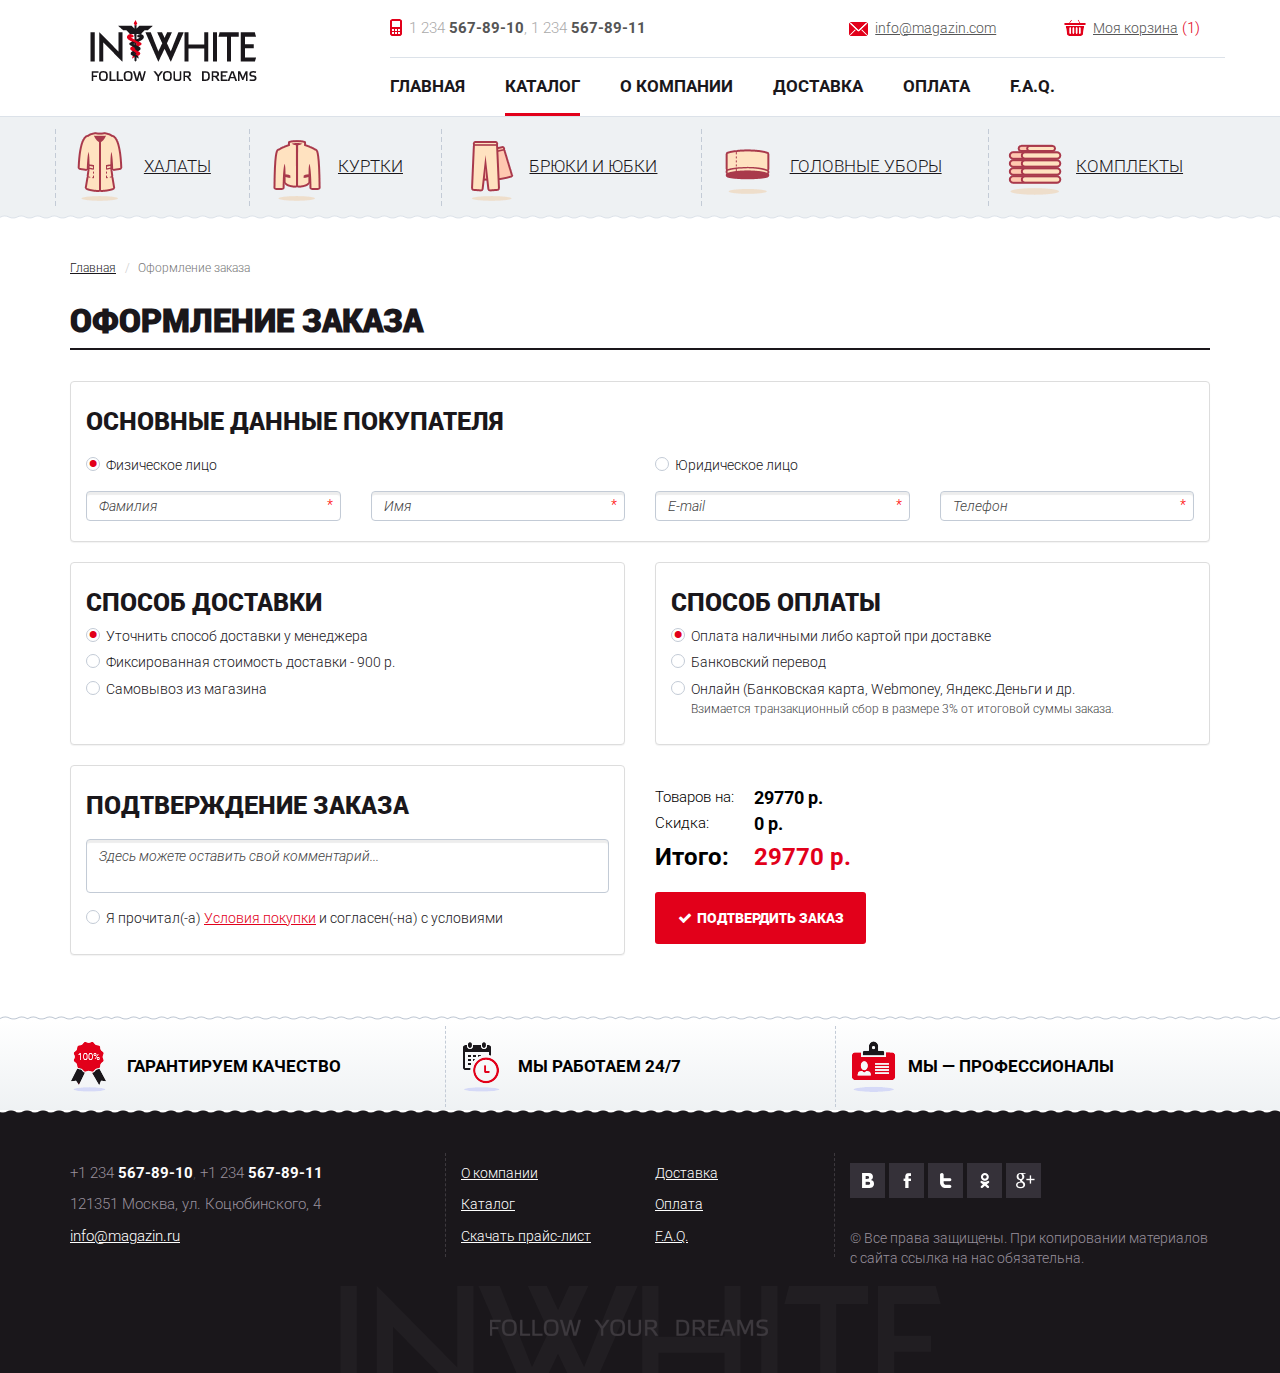
<file: order.html>
<!DOCTYPE html>
<html lang="ru">
<head>
    <meta charset="utf-8">
    <meta http-equiv="X-UA-Compatible" content="IE=edge">
    <meta name="viewport" content="width=device-width, initial-scale=1, user-scalable=no">
    <!-- The above 3 meta tags *must* come first in the head; any other head content must come *after* these tags -->
    <title>INWITE</title>

    <link href="libs/fonts/fonts.css" rel="stylesheet">
    <link rel="stylesheet" href="https://maxcdn.bootstrapcdn.com/font-awesome/4.5.0/css/font-awesome.min.css">
    <!-- Bootstrap -->
    <link href="libs/bootstrap/bootstrap.css" rel="stylesheet">
    <link href="libs/jquery.bxslider/jquery.bxslider.css" rel="stylesheet">
    <link href="libs/fancybox/jquery.fancybox.css" rel="stylesheet">
    <link href="css/style.css" rel="stylesheet">

    <!-- HTML5 shim and Respond.js for IE8 support of HTML5 elements and media queries -->
    <!-- WARNING: Respond.js doesn't work if you view the page via file:// -->
    <!--[if lt IE 9]>
    <script src="https://oss.maxcdn.com/html5shiv/3.7.2/html5shiv.min.js"></script>
    <script src="https://oss.maxcdn.com/respond/1.4.2/respond.min.js"></script>
    <![endif]-->
</head>
<body>
<!--Шапка-->
<header id="header">
    <div class="container">
        <!--Логотип-->
        <div id="logo" class="col-xs-12 col-sm-12 col-md-4">
            <a href="#">
                <img src="images/logo.png" width="167" height="61" alt="">
            </a>
        </div>
        <div class="col-xs-12 col-sm-12 col-md-8">
            <div id="header_right" class="row">
                <div class="header-phone col-xs-12 col-sm-6">
                    <a href="tel:12345678911">
                        <i class="icon icon-phone"></i>1 234 <b>567-89-10</b>,
                    </a>
                    <a href="tel:12345678911">1 234 <b>567-89-11</b>
                    </a>
                </div>
                <div class="header-links col-xs-12 col-sm-6">
                    <div class="row">
                        <div class="header-mail col-xs-6">
                            <a href="mailto:info@magazin.com">
                                <i class="icon icon-mail"></i>info@magazin.com
                            </a>
                        </div>
                        <div class="header-cart col-xs-6">
                            <a href="#">
                                <i class="icon icon-cart"></i>Моя корзина
                            </a>
                            <span>(1)</span>
                        </div>
                    </div>
                </div>
            </div>
            <nav class="navbar top-menu" role="navigation">
                <ul class="nav navbar-nav">
                    <li><a href="/">Главная</a></li>
                    <li class="active"><a href="#">Каталог</a></li>
                    <li><a href="#">О компании</a></li>
                    <li><a href="#">Доставка</a></li>
                    <li><a href="#">Оплата</a></li>
                    <li><a href="#">F.A.Q.</a></li>
                </ul>
            </nav>
        </div>
    </div>
</header>
<!--Меню каталога-->
<div id="catalog-menu" class="page">
    <div class="container">
        <nav class="navbar">
            <ul class="nav navbar-nav">
                <li class="xajiatu">
                    <a href="#">
                        <figure>
                            <img src="images/data/catalog_menu/catalog_img_01.png" alt="">
                        </figure>
                        <span>Халаты</span>
                    </a>
                </li>
                <li class="kyptku">
                    <a href="#">
                        <figure>
                            <img src="images/data/catalog_menu/catalog_img_02.png" alt="">
                        </figure>
                        <span>Куртки</span>
                    </a>
                </li>
                <li class="bpyku">
                    <a href="#">
                        <figure>
                            <img src="images/data/catalog_menu/catalog_img_03.png" alt="">
                        </figure>
                        <span>Брюки и юбки</span>
                    </a>
                </li>
                <li class="ybopbi">
                    <a href="#">
                        <figure>
                            <img src="images/data/catalog_menu/catalog_img_04.png" alt="">
                        </figure>
                        <span>Головные уборы</span>
                    </a>
                </li>
                <li class="komnjiektu">
                    <a href="#">
                        <figure>
                            <img src="images/data/catalog_menu/catalog_img_05.png" alt="">
                        </figure>
                        <span>Комплекты</span>
                    </a>
                </li>
            </ul>
        </nav>
    </div>
</div>
<!--Основной блок-->
<main id="order" class="page_inner">
    <div class="container">
        <div class="row">
            <!--Адаптивный блок article-->
            <article id="content" class="default-pad col-xs-12">
                <ol class="breadcrumb">
                    <li><a href="#">Главная</a></li>
                    <li class="active">Оформление заказа</li>
                </ol>
                <h1>Оформление заказа</h1>
                <div class="order-inner">
                    <div class="row">
                        <div class="col-xs-12">
                            <!--Панель основных данных покупателя-->
                            <div class="panel panel-default">
                                <div class="panel-body">
                                    <div class="h3">Основные данные покупателя</div>
                                    <div class="row">
                                        <div class="col-xs-6">
                                            <div class="radio">
                                                <input checked="checked" type="radio" name="person" id="natural_person" value="natural_person">
                                                <label for="natural_person">Физическое лицо</label>
                                            </div>
                                        </div>
                                        <div class="col-xs-6">
                                            <div class="radio">
                                                <input type="radio" name="person" id="artificial_person" value="artificial_person">
                                                <label for="artificial_person"> Юридическое лицо </label>
                                            </div>
                                        </div>
                                    </div><!--/.row-->
                                    <div class="row">
                                        <div class="col-sm-6">
                                            <div class="row">
                                                <div class=" col-lg-6 required">
                                                    <input class="form-control" type="text" name="first_name" placeholder="Фамилия">
                                                </div>
                                                <div class="col-lg-6 required">
                                                    <input class="form-control" type="text" name="last_name" placeholder="Имя">
                                                </div>
                                            </div>
                                        </div>
                                        <div class="col-sm-6">
                                            <div class="row">
                                                <div class=" col-lg-6 required">
                                                    <input class="form-control" type="email" name="email" placeholder="E-mail">
                                                </div>
                                                <div class="col-lg-6 required">
                                                    <input class="form-control" type="phone" name="phone" placeholder="Телефон">
                                                </div>
                                            </div>
                                        </div>
                                    </div><!--/.row-->
                                </div>
                            </div>
                            <!--Конец панели основных данных покупателя-->
                        </div>
                    </div>
                    <div class="row row-eq-height">
                        <div class="col-md-6">
                            <!--Панель способов доставки и оплаты-->
                            <div class="panel panel-default">
                                <div class="panel-body">
                                    <div class="h3">Способ доставки</div>
                                    <div class="radio">
                                        <input checked="checked" type="radio" id="specify" name="shipping_method">
                                        <label for="specify"> Уточнить способ доставки у менеджера </label>
                                    </div>
                                    <div class="radio">
                                        <label>
                                            <input type="radio" name="shipping_method"> Фиксированная стоимость доставки - 900 р.
                                        </label>
                                    </div>
                                    <div class="radio">
                                        <input type="radio" id="flat" name="shipping_method">
                                        <label for="flat">Самовывоз из магазина</label>
                                    </div>
                                </div>
                            </div>
                            <!--Конец панели способов доставки и оплаты-->
                        </div>
                        <div class="col-md-6">
                            <div class="panel panel-default">
                                <div class="panel-body">
                                    <div class="h3">Способ оплаты</div>
                                    <div class="radio">
                                        <input checked="checked" id="cod" type="radio" name="payment_method">
                                        <label for="cod"> Оплата наличными либо картой при доставке </label>
                                    </div>
                                    <div class="radio">
                                        <input type="radio" id="bank_transfer" name="payment_method">
                                        <label for="bank_transfer"> Банковский перевод </label>
                                    </div>
                                    <div class="radio">
                                        <input type="radio" id="platron" name="payment_method">
                                        <label for="platron">
                                            Онлайн (Банковская карта, Webmoney, Яндекс.Деньги и др.
                                            <small>Взимается транзакционный сбор в размере 3% от итоговой суммы заказа.</small>
                                        </label>
                                    </div>
                                </div>
                            </div>
                        </div>
                    </div><!--/.row-->
                    <div class="row">
                        <div class="col-md-6">
                            <!--Панель Подтверждения заказа-->
                            <div class="panel panel-default">
                                <div class="panel-body">
                                    <div class="h3">Подтверждение заказа</div>
                                    <div class="area">
                                        <textarea class="form-control" name="comment" rows="2" placeholder="Здесь можете оставить свой комментарий..."></textarea>
                                    </div>
                                    <div class="checkbox">
                                        <input type="checkbox" id="agree" name="shipping_method">
                                        <label for="agree">
                                            Я прочитал(-а) <a href="#">Условия покупки</a> и согласен(-на) с условиями
                                        </label>
                                    </div>
                                </div>
                            </div>
                        </div>
                        <div class="col-md-6">
                            <table class="order-table">
                                <tbody>
                                    <tr>
                                        <td>Товаров на:</td>
                                        <td><b>29770 р.</b></td>
                                    </tr>
                                    <tr>
                                        <td>Скидка:</td>
                                        <td><b>0 р.</b></td>
                                    </tr>
                                    <tr class="total-item">
                                        <td>Итого:</td>
                                        <td><b class="aqua">29770 р.</b></td>
                                    </tr>
                                </tbody>
                            </table>
                            <a class="btn btn-confirm" href="#"><i class="fa fa-check"></i>подтвердить заказ</a>
                        </div>
                    </div><!--/.row-->
                </div>
            </article>
        </div>
    </div>
</main>
<!--Блок информации-->
<section id="content_bottom">
    <div class="container">
        <div class="row">
            <div class="item col-xs-12 col-sm-4">
                <i class="icon guarantee-quality"></i> <span>Гарантируем качество</span>
            </div>
            <div class="item col-xs-12 col-sm-4">
                <i class="icon work-time"></i> <span>Мы работаем 24/7</span>
            </div>
            <div class="item col-xs-12 col-sm-4">
                <i class="icon prof-status"></i> <span>мы — профессионалы</span>
            </div>
        </div>
    </div>
</section>
<!--Конец Блока информации-->
<!--Футер-->
<footer id="footer">
    <div class="container">
        <div class="row">
            <div class="footer-contacts col-xs-12 col-sm-4">
                <!--Контакты в футере-->
                <div class="footer-phone">
                    <a href="tel:+1 234 567-89-10">+1 234 <b>567-89-10</b></a>,
                    <a href="tel:+1 234 567-89-11">+1 234 <b>567-89-11</b></a>
                </div>
                <div class="footer-address">121351 Москва, ул. Коцюбинского, 4</div>
                <a class="footer-mail" href="mailto:info@magazin.ru">info@magazin.ru</a>
            </div>
            <div class="footer-menu col-xs-12 col-sm-4">
                <!--Меню в футере-->
                    <ul class="row">
                        <li class="col-xs-6 col-sm-12 col-md-6">
                            <a href="#">О компании</a>
                        </li>
                        <li class="col-xs-6 col-sm-12 col-md-6">
                            <a href="#">Доставка</a>
                        </li>
                        <li class="col-xs-6 col-sm-12 col-md-6">
                            <a href="#">Каталог</a>
                        </li>
                        <li class="col-xs-6 col-sm-12 col-md-6">
                            <a href="#">Оплата</a>
                        </li>
                        <li class="col-xs-6 col-sm-12 col-md-6">
                            <a href="#">Скачать прайс-лист</a>
                        </li>
                        <li class="col-xs-6 col-sm-12 col-md-6">
                            <a href="#">F.A.Q.</a>
                        </li>
                    </ul>
            </div>
            <div class="col-xs-12 col-sm-4">
                <div class="social_links">
                    <a href="#"><img src="images/soc_icon_01.png" alt=""></a>
                    <a href="#"><img src="images/soc_icon_02.png" alt=""></a>
                    <a href="#"><img src="images/soc_icon_03.png" alt=""></a>
                    <a href="#"><img src="images/soc_icon_04.png" alt=""></a>
                    <a href="#"><img src="images/soc_icon_05.png" alt=""></a>
                </div>
                <div class="copyright">© Все права защищены. При копировании материалов с сайта ссылка на нас обязательна.</div>
            </div>
        </div>
    </div>
</footer>

<!-- jQuery (necessary for Bootstrap's JavaScript plugins) -->
<script src="libs/jquery/jquery-1.11.3.min.js"></script>
<script src="libs/jquery/jquery-migrate-1.2.1.min.js"></script>
<!-- Include all compiled plugins (below), or include individual files as needed -->
<script src="libs/bootstrap/bootstrap.min.js"></script>
<script src="libs/jquery.equalheight/jquery.equalheight.js"></script>
<script src="libs/jquery.bxslider/jquery.bxslider.min.js"></script>
<script src="libs/fancybox/jquery.fancybox.pack.js"></script>
<script src="libs/indigojs-bootstrap-spinner/bootstrap-spinner.js"></script>
<script src="libs/indigojs-bootstrap-spinner/mousehold.js"></script>
<!--Общий скрипт-->
<script src="js/script.js"></script>
</body>
</html>
</file>
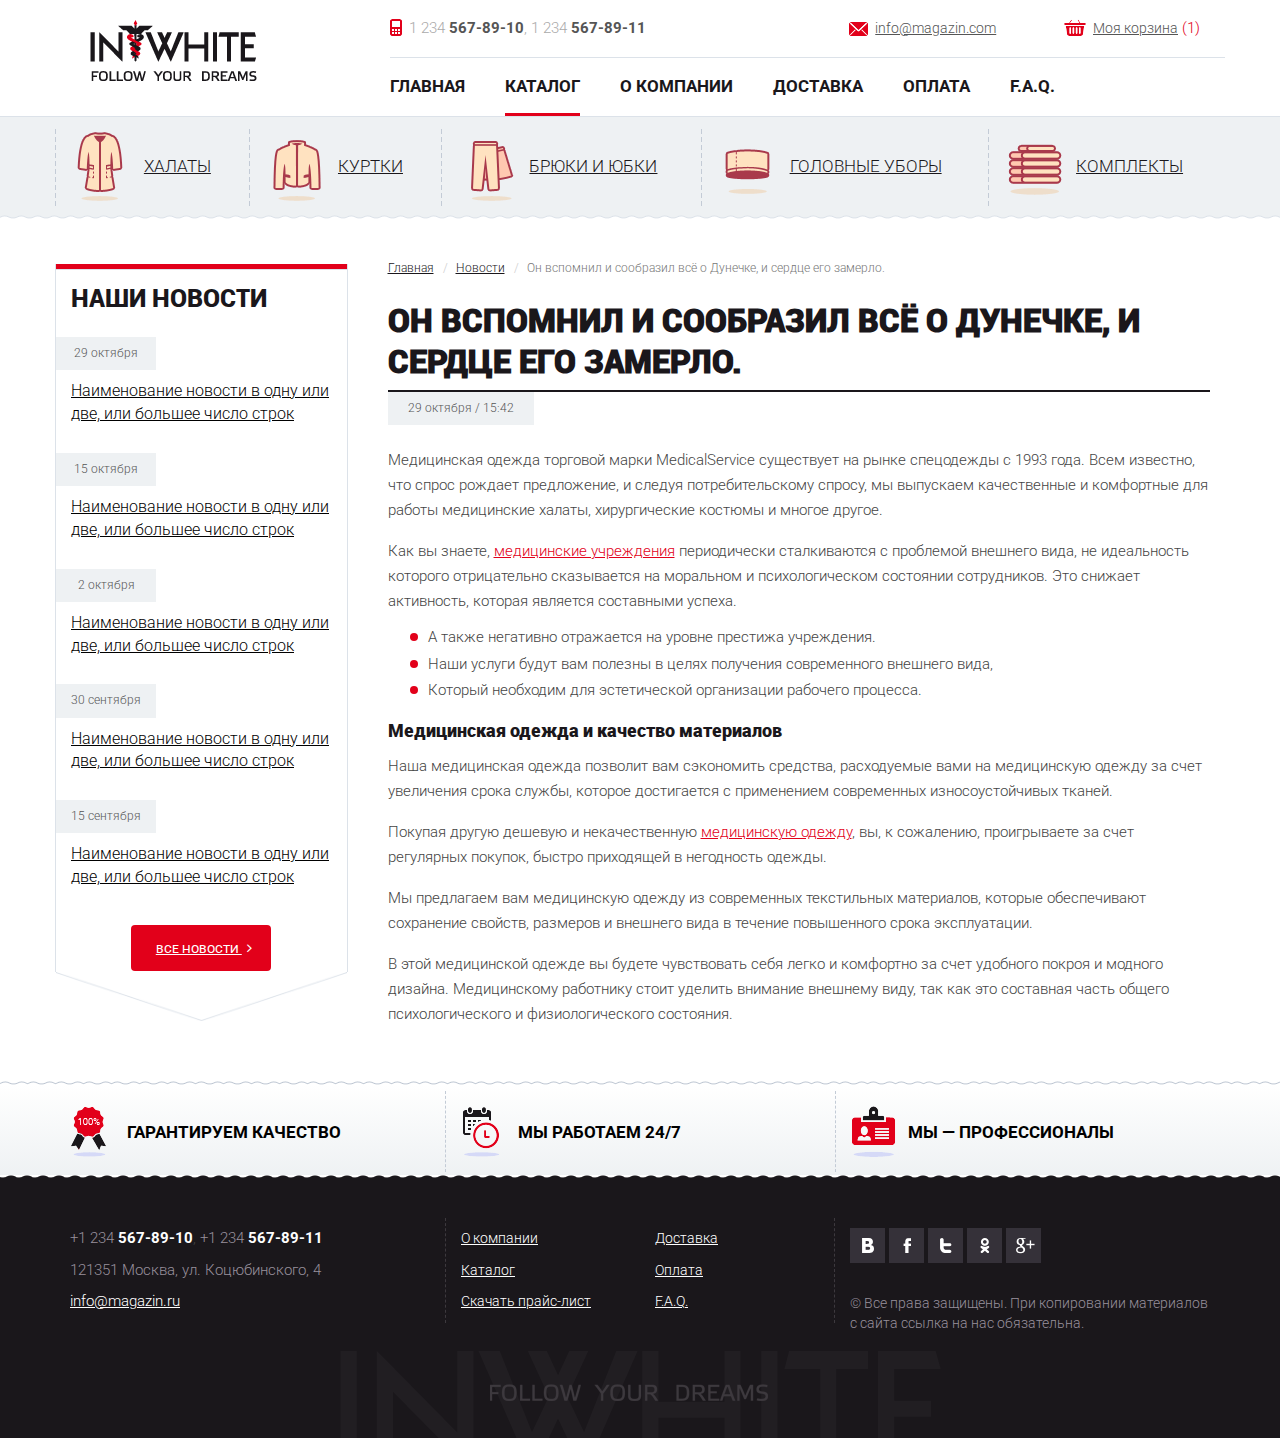
<file: page.html>
<!DOCTYPE html>
<html lang="ru">
<head>
    <meta charset="utf-8">
    <meta http-equiv="X-UA-Compatible" content="IE=edge">
    <meta name="viewport" content="width=device-width, initial-scale=1, user-scalable=no">
    <!-- The above 3 meta tags *must* come first in the head; any other head content must come *after* these tags -->
    <title>INWITE</title>

    <link href="libs/fonts/fonts.css" rel="stylesheet">
    <link rel="stylesheet" href="https://maxcdn.bootstrapcdn.com/font-awesome/4.5.0/css/font-awesome.min.css">
    <!-- Bootstrap -->
    <link href="libs/bootstrap/bootstrap.css" rel="stylesheet">
    <link href="libs/jquery.bxslider/jquery.bxslider.css" rel="stylesheet">
    <link href="libs/fancybox/jquery.fancybox.css" rel="stylesheet">
    <link href="css/style.css" rel="stylesheet">

    <!-- HTML5 shim and Respond.js for IE8 support of HTML5 elements and media queries -->
    <!-- WARNING: Respond.js doesn't work if you view the page via file:// -->
    <!--[if lt IE 9]>
    <script src="https://oss.maxcdn.com/html5shiv/3.7.2/html5shiv.min.js"></script>
    <script src="https://oss.maxcdn.com/respond/1.4.2/respond.min.js"></script>
    <![endif]-->
</head>
<body>
<!--Шапка-->
<header id="header">
    <div class="container">
        <!--Логотип-->
        <div id="logo" class="col-xs-12 col-sm-12 col-md-4">
            <a href="#">
                <img src="images/logo.png" width="167" height="61" alt="">
            </a>
        </div>
        <div class="col-xs-12 col-sm-12 col-md-8">
            <div id="header_right" class="row">
                <div class="header-phone col-xs-12 col-sm-6">
                    <a href="tel:12345678911">
                        <i class="icon icon-phone"></i>1 234 <b>567-89-10</b>,
                    </a>
                    <a href="tel:12345678911">1 234 <b>567-89-11</b>
                    </a>
                </div>
                <div class="header-links col-xs-12 col-sm-6">
                    <div class="row">
                        <div class="header-mail col-xs-6">
                            <a href="mailto:info@magazin.com">
                                <i class="icon icon-mail"></i>info@magazin.com
                            </a>
                        </div>
                        <div class="header-cart col-xs-6">
                            <a href="#">
                                <i class="icon icon-cart"></i>Моя корзина
                            </a>
                            <span>(1)</span>
                        </div>
                    </div>
                </div>
            </div>
            <nav class="navbar top-menu" role="navigation">
                <ul class="nav navbar-nav">
                    <li><a href="/">Главная</a></li>
                    <li class="active"><a href="#">Каталог</a></li>
                    <li><a href="#">О компании</a></li>
                    <li><a href="#">Доставка</a></li>
                    <li><a href="#">Оплата</a></li>
                    <li><a href="#">F.A.Q.</a></li>
                </ul>
            </nav>
        </div>
    </div>
</header>
<!--Меню каталога-->
<div id="catalog-menu" class="page">
    <div class="container">
        <nav class="navbar">
            <ul class="nav navbar-nav">
                <li class="xajiatu">
                    <a href="#">
                        <figure>
                            <img src="images/data/catalog_menu/catalog_img_01.png" alt="">
                        </figure>
                        <span>Халаты</span>
                    </a>
                </li>
                <li class="kyptku">
                    <a href="#">
                        <figure>
                            <img src="images/data/catalog_menu/catalog_img_02.png" alt="">
                        </figure>
                        <span>Куртки</span>
                    </a>
                </li>
                <li class="bpyku">
                    <a href="#">
                        <figure>
                            <img src="images/data/catalog_menu/catalog_img_03.png" alt="">
                        </figure>
                        <span>Брюки и юбки</span>
                    </a>
                </li>
                <li class="ybopbi">
                    <a href="#">
                        <figure>
                            <img src="images/data/catalog_menu/catalog_img_04.png" alt="">
                        </figure>
                        <span>Головные уборы</span>
                    </a>
                </li>
                <li class="komnjiektu">
                    <a href="#">
                        <figure>
                            <img src="images/data/catalog_menu/catalog_img_05.png" alt="">
                        </figure>
                        <span>Комплекты</span>
                    </a>
                </li>
            </ul>
        </nav>
    </div>
</div>
<!--Основной блок-->
<main id="page" class="wrapper page_inner">
    <div class="container">
        <div class="row">
            <!--Адаптивный блок article-->
            <article id="content" class="col-xs-12 col-sm-12 col-md-9 col-md-push-3">
                <ol class="breadcrumb">
                    <li><a href="#">Главная</a></li>
                    <li><a href="#">Новости</a></li>
                    <li class="active">Он вспомнил и сообразил всё о Дунечке, и сердце его замерло.</li>
                </ol>
                <h1>Он вспомнил и сообразил всё о Дунечке, и сердце его замерло. </h1>
                <div class="data-public">29 октября / 15:42</div>
                <p>Медицинская одежда торговой марки MedicalService существует на рынке спецодежды c 1993 года. Всем известно, что спрос рождает предложение, и следуя потребительскому спросу, мы выпускаем качественные и комфортные для работы медицинские халаты, хирургические костюмы и многое другое.</p>
                <p>Как вы знаете, <a href="#">медицинские учреждения</a> периодически сталкиваются с проблемой внешнего вида, не идеальность которого отрицательно сказывается на моральном и психологическом состоянии сотрудников. Это снижает активность, которая является составными успеха. </p>
                <ul>
                    <li>А также негативно отражается на уровне престижа учреждения.</li>
                    <li>Наши услуги будут вам полезны в целях получения современного внешнего вида,</li>
                    <li>Который необходим для эстетической организации рабочего процесса.</li>
                </ul>
                <h2>Медицинская одежда и качество материалов</h2>
                <p>Наша медицинская одежда позволит вам сэкономить средства, расходуемые вами на медицинскую одежду за счет увеличения срока службы, которое достигается с применением современных износоустойчивых тканей.</p>
                <p>Покупая другую дешевую и некачественную <a href="#">медицинскую одежду</a>, вы, к сожалению, проигрываете за счет регулярных покупок, быстро приходящей в негодность одежды. </p>
                <p>Мы предлагаем вам медицинскую одежду из современных текстильных материалов, которые обеспечивают сохранение свойств, размеров и внешнего вида в течение повышенного срока эксплуатации.</p>
                <p>В этой медицинской одежде вы будете чувствовать себя легко и комфортно за счет удобного покроя и модного дизайна. Медицинскому работнику стоит уделить внимание внешнему виду, так как это составная часть общего психологического и физиологического состояния.</p>
            </article>
            <!--Адаптивный блок aside-->
            <aside id="sidebar" class="col-xs-12 col-sm-12 col-md-3 col-md-pull-9">
                <!--Блок с новостями-->
                <section class="news-mod">
                    <hr class="side-line">
                    <div class="h3">Наши новости</div>
                    <ul class="nav navbar-nav">
                        <li class="col-xs-12 col-sm-6 col-md-12">
                            <div class="data">29 октября</div>
                            <div class="mod-ttl">
                                <a href="#">Наименование новости в одну или две, или большее число строк</a>
                            </div>
                        </li>
                        <li class="col-xs-12 col-sm-6 col-md-12">
                            <div class="data">15 октября</div>
                            <div class="mod-ttl">
                                <a href="#">Наименование новости в одну или две, или большее число строк</a>
                            </div>
                        </li>
                        <li class="col-xs-12 col-sm-6 col-md-12">
                            <div class="data">2 октября</div>
                            <div class="mod-ttl">
                                <a href="#">Наименование новости в одну или две, или большее число строк</a>
                            </div>
                        </li>
                        <li class="col-xs-12 col-sm-6 col-md-12">
                            <div class="data">30 сентября</div>
                            <div class="mod-ttl">
                                <a href="#">Наименование новости в одну или две, или большее число строк</a>
                            </div>
                        </li>
                        <li class="col-xs-12 col-sm-6 col-md-12">
                            <div class="data">15 сентября</div>
                            <div class="mod-ttl">
                                <a href="#">Наименование новости в одну или две, или большее число строк</a>
                            </div>
                        </li>
                    </ul>
                    <div class="text-center">
                        <a class="btn btn-red" href="#">все новости <i class="fa fa-angle-right"></i></a>
                    </div>
                </section>
                <!--Конец Блок с новостями-->
            </aside>
        </div>
    </div>
</main>
<!--Блок информации-->
<section id="content_bottom">
    <div class="container">
        <div class="row">
            <div class="item col-xs-12 col-sm-4">
                <i class="icon guarantee-quality"></i> <span>Гарантируем качество</span>
            </div>
            <div class="item col-xs-12 col-sm-4">
                <i class="icon work-time"></i> <span>Мы работаем 24/7</span>
            </div>
            <div class="item col-xs-12 col-sm-4">
                <i class="icon prof-status"></i> <span>мы — профессионалы</span>
            </div>
        </div>
    </div>
</section>
<!--Конец Блока информации-->
<!--Футер-->
<footer id="footer">
    <div class="container">
        <div class="row">
            <div class="footer-contacts col-xs-12 col-sm-4">
                <!--Контакты в футере-->
                <div class="footer-phone">
                    <a href="tel:+1 234 567-89-10">+1 234 <b>567-89-10</b></a>,
                    <a href="tel:+1 234 567-89-11">+1 234 <b>567-89-11</b></a>
                </div>
                <div class="footer-address">121351 Москва, ул. Коцюбинского, 4</div>
                <a class="footer-mail" href="mailto:info@magazin.ru">info@magazin.ru</a>
            </div>
            <div class="footer-menu col-xs-12 col-sm-4">
                <!--Меню в футере-->
                    <ul class="row">
                        <li class="col-xs-6 col-sm-12 col-md-6">
                            <a href="#">О компании</a>
                        </li>
                        <li class="col-xs-6 col-sm-12 col-md-6">
                            <a href="#">Доставка</a>
                        </li>
                        <li class="col-xs-6 col-sm-12 col-md-6">
                            <a href="#">Каталог</a>
                        </li>
                        <li class="col-xs-6 col-sm-12 col-md-6">
                            <a href="#">Оплата</a>
                        </li>
                        <li class="col-xs-6 col-sm-12 col-md-6">
                            <a href="#">Скачать прайс-лист</a>
                        </li>
                        <li class="col-xs-6 col-sm-12 col-md-6">
                            <a href="#">F.A.Q.</a>
                        </li>
                    </ul>
            </div>
            <div class="col-xs-12 col-sm-4">
                <div class="social_links">
                    <a href="#"><img src="images/soc_icon_01.png" alt=""></a>
                    <a href="#"><img src="images/soc_icon_02.png" alt=""></a>
                    <a href="#"><img src="images/soc_icon_03.png" alt=""></a>
                    <a href="#"><img src="images/soc_icon_04.png" alt=""></a>
                    <a href="#"><img src="images/soc_icon_05.png" alt=""></a>
                </div>
                <div class="copyright">© Все права защищены. При копировании материалов с сайта ссылка на нас обязательна.</div>
            </div>
        </div>
    </div>
</footer>

<!-- jQuery (necessary for Bootstrap's JavaScript plugins) -->
<script src="libs/jquery/jquery-1.11.3.min.js"></script>
<script src="libs/jquery/jquery-migrate-1.2.1.min.js"></script>
<!-- Include all compiled plugins (below), or include individual files as needed -->
<script src="libs/bootstrap/bootstrap.min.js"></script>
<script src="libs/jquery.equalheight/jquery.equalheight.js"></script>
<script src="libs/jquery.bxslider/jquery.bxslider.min.js"></script>
<script src="libs/fancybox/jquery.fancybox.pack.js"></script>
<!--Общий скрипт-->
<script src="js/script.js"></script>
</body>
</html>
</file>
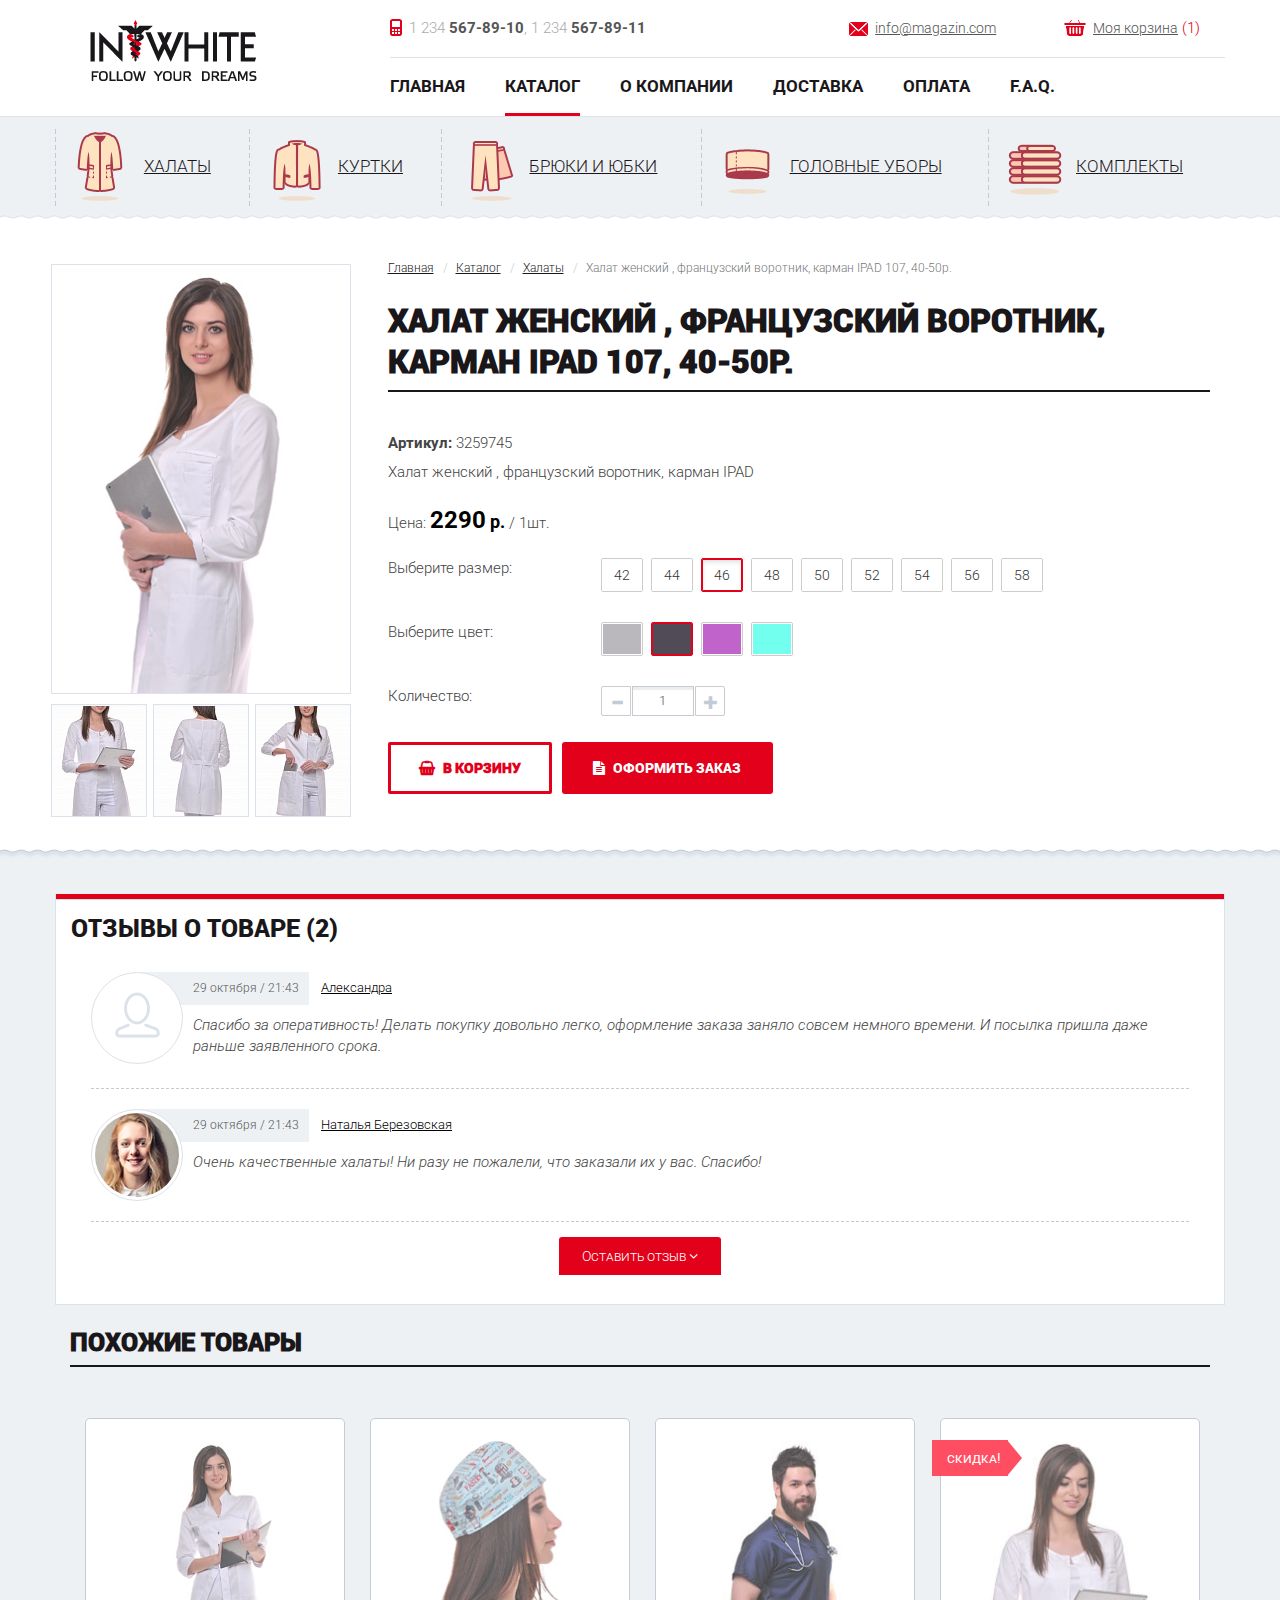
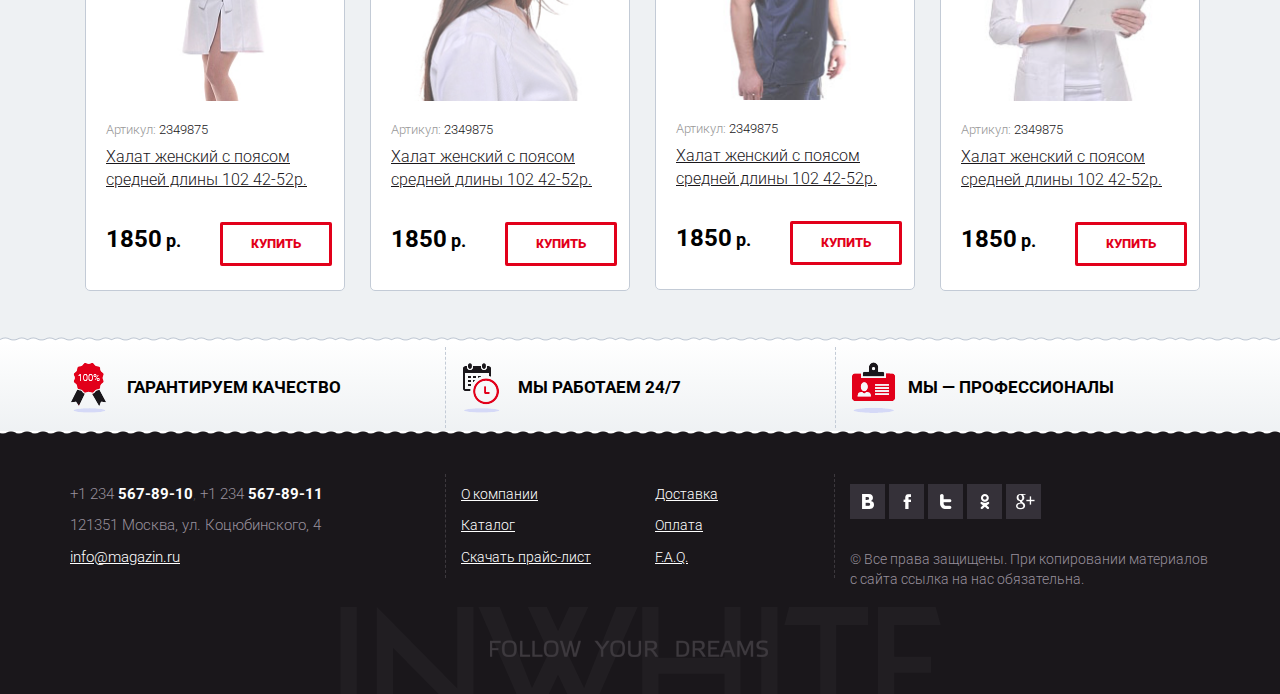
<file: product.html>
<!DOCTYPE html>
<html lang="ru">
<head>
    <meta charset="utf-8">
    <meta http-equiv="X-UA-Compatible" content="IE=edge">
    <meta name="viewport" content="width=device-width, initial-scale=1, user-scalable=no">
    <!-- The above 3 meta tags *must* come first in the head; any other head content must come *after* these tags -->
    <title>INWITE</title>

    <link href="libs/fonts/fonts.css" rel="stylesheet">
    <link rel="stylesheet" href="https://maxcdn.bootstrapcdn.com/font-awesome/4.5.0/css/font-awesome.min.css">
    <!-- Bootstrap -->
    <link href="libs/bootstrap/bootstrap.css" rel="stylesheet">
    <link href="libs/jquery.bxslider/jquery.bxslider.css" rel="stylesheet">
    <link href="libs/fancybox/jquery.fancybox.css" rel="stylesheet">
    <link href="libs/owl.carousel.2.0.0-beta.3/assets/owl.carousel.css" rel="stylesheet">
    <link href="libs/owl.carousel.2.0.0-beta.3/assets/owl.theme.default.css" rel="stylesheet">
    <link href="css/style.css" rel="stylesheet">

    <!-- HTML5 shim and Respond.js for IE8 support of HTML5 elements and media queries -->
    <!-- WARNING: Respond.js doesn't work if you view the page via file:// -->
    <!--[if lt IE 9]>
    <script src="https://oss.maxcdn.com/html5shiv/3.7.2/html5shiv.min.js"></script>
    <script src="https://oss.maxcdn.com/respond/1.4.2/respond.min.js"></script>
    <![endif]-->
</head>
<body>
<!--Шапка-->
<header id="header">
    <div class="container">
        <!--Логотип-->
        <div id="logo" class="col-xs-12 col-sm-12 col-md-4">
            <a href="#">
                <img src="images/logo.png" width="167" height="61" alt="">
            </a>
        </div>
        <div class="col-xs-12 col-sm-12 col-md-8">
            <div id="header_right" class="row">
                <div class="header-phone col-xs-12 col-sm-6">
                    <a href="tel:12345678911">
                        <i class="icon icon-phone"></i>1 234 <b>567-89-10</b>,
                    </a>
                    <a href="tel:12345678911">1 234 <b>567-89-11</b>
                    </a>
                </div>
                <div class="header-links col-xs-12 col-sm-6">
                    <div class="row">
                        <div class="header-mail col-xs-6">
                            <a href="mailto:info@magazin.com">
                                <i class="icon icon-mail"></i>info@magazin.com
                            </a>
                        </div>
                        <div class="header-cart col-xs-6">
                            <a href="#">
                                <i class="icon icon-cart"></i>Моя корзина
                            </a>
                            <span>(1)</span>
                        </div>
                    </div>
                </div>
            </div>
            <nav class="navbar top-menu" role="navigation">
                <ul class="nav navbar-nav">
                    <li><a href="/">Главная</a></li>
                    <li class="active"><a href="#">Каталог</a></li>
                    <li><a href="#">О компании</a></li>
                    <li><a href="#">Доставка</a></li>
                    <li><a href="#">Оплата</a></li>
                    <li><a href="#">F.A.Q.</a></li>
                </ul>
            </nav>
        </div>
    </div>
</header>
<!--Меню каталога-->
<div id="catalog-menu" class="page">
    <div class="container">
        <nav class="navbar">
            <ul class="nav navbar-nav">
                <li class="xajiatu">
                    <a href="#">
                        <figure>
                            <img src="images/data/catalog_menu/catalog_img_01.png" alt="">
                        </figure>
                        <span>Халаты</span>
                    </a>
                </li>
                <li class="kyptku">
                    <a href="#">
                        <figure>
                            <img src="images/data/catalog_menu/catalog_img_02.png" alt="">
                        </figure>
                        <span>Куртки</span>
                    </a>
                </li>
                <li class="bpyku">
                    <a href="#">
                        <figure>
                            <img src="images/data/catalog_menu/catalog_img_03.png" alt="">
                        </figure>
                        <span>Брюки и юбки</span>
                    </a>
                </li>
                <li class="ybopbi">
                    <a href="#">
                        <figure>
                            <img src="images/data/catalog_menu/catalog_img_04.png" alt="">
                        </figure>
                        <span>Головные уборы</span>
                    </a>
                </li>
                <li class="komnjiektu">
                    <a href="#">
                        <figure>
                            <img src="images/data/catalog_menu/catalog_img_05.png" alt="">
                        </figure>
                        <span>Комплекты</span>
                    </a>
                </li>
            </ul>
        </nav>
    </div>
</div>
<!--Основной блок-->
<main id="product">
    <section class="page_inner">
        <div class="container">
            <div class="row">
                <!--показываем дублированный Текст для моб и планшетов-->
                <div class="col-xs-12 visible-xs visible-sm">
                    <ol class="breadcrumb">
                        <li><a href="#">Главная</a></li>
                        <li><a href="#">Каталог</a></li>
                        <li><a href="#">Халаты</a></li>
                        <li class="active">Халат женский , французский воротник, карман IPAD 107, 40-50р. </li>
                    </ol>
                    <h1>Халат женский , французский воротник, карман IPAD 107, 40-50р. </h1>
                </div>
                <!--Конец дублирования-->
            </div>
            <div class="row">
                <!--Адаптивный блок article-->
                <div class="col-sm-5 col-md-4 col-lg-3">
                    <div class="main-image">
                        <div class="image">
                            <img src="images/data/product/product_thumbs300x430_1.jpg" alt="">
                        </div>
                        <div class="other-img">
                            <img data-href="images/data/product/product_thumbs300x430_1.jpg" src="images/data/product/product_thumb_min_01.jpg" alt="">
                            <img data-href="images/data/product/product_thumbs300x430_2.jpg" src="images/data/product/product_thumb_min_02.jpg" alt="">
                            <img data-href="images/data/product/product_thumbs300x430_3.jpg" src="images/data/product/product_thumb_min_03.jpg" alt="">
                        </div>
                    </div>
                </div>
                <section id="content" class="col-sm-7 col-md-8 col-lg-9">
                    <!--Скрываем текст для моб и показываем на десктопах-->
                    <div class="hidden-xs hidden-sm">
                        <ol class="breadcrumb">
                            <li><a href="#">Главная</a></li>
                            <li><a href="#">Каталог</a></li>
                            <li><a href="#">Халаты</a></li>
                            <li class="active">Халат женский , французский воротник, карман IPAD 107, 40-50р. </li>
                        </ol>
                        <h1>Халат женский , французский воротник, карман IPAD 107, 40-50р. </h1>
                    </div>
                    <!--Конец Скрытого текста для моб и показываем на десктопах-->
                    <!--Артикул и имя-->
                    <div class="section-item">
                        <div class="articul"><strong>Артикул:</strong> 3259745</div>
                        <div class="name"> Халат женский , французский воротник, карман IPAD</div>
                    </div>
                    <!--Цена-->
                    <div class="section-item">
                        Цена: <span class="price-item"><b>2290</b> р.</span> / 1шт.
                    </div>
                    <!--Выбор Размера-->
                    <div class="section-item row">
                        <label class="col-sm-4 col-md-3">Выберите размер:</label>
                        <div class="col-sm-8 col-md-9">
                            <div data-toggle="buttons" class="options btn-group">
                                <label class="btn btn-default">
                                    <input type="radio" name="size" class="hide">
                                    <span>42</span>
                                </label>
                                <label class="btn btn-default">
                                    <input type="radio" name="size" class="hide">
                                    <span>44</span>
                                </label>
                                <label class="active btn btn-default">
                                    <input type="radio" name="size" checked="checked" class="hide">
                                    <span>46</span>
                                </label>
                                <label class="btn btn-default">
                                    <input type="radio" name="size" class="hide">
                                    <span>48</span>
                                </label>
                                <label class="btn btn-default">
                                    <input type="radio" name="size" class="hide">
                                    <span>50</span>
                                </label>
                                <label class="btn btn-default">
                                    <input type="radio" name="size" class="hide">
                                    <span>52</span>
                                </label>
                                <label class="btn btn-default">
                                    <input type="radio" name="size" class="hide">
                                    <span>54</span>
                                </label>
                                <label class="btn btn-default">
                                    <input type="radio" name="size" class="hide">
                                    <span>56</span>
                                </label>
                                <label class="btn btn-default">
                                    <input type="radio" name="size" class="hide">
                                    <span>58</span>
                                </label>
                            </div>
                        </div>
                    </div>
                    <!--Выбор цвета-->
                    <div class="section-item row">
                        <label class="col-sm-4 col-md-3">Выберите цвет:</label>
                        <div class="col-sm-8 col-md-9">
                            <div data-toggle="buttons" class="options btn-group">
                                <label class="btn btn-default">
                                    <input type="radio" name="color" class="hide">
                                    <span style="background-color: #bab8bd;">&nbsp;</span>
                                </label>
                                <label class="active btn btn-default">
                                    <input type="radio" name="color" checked="checked" class="hide">
                                    <span style="background-color: #504b56;">&nbsp;</span>
                                </label>
                                <label class="btn btn-default">
                                    <input type="radio" name="color" class="hide">
                                    <span style="background-color: #c063cb;">&nbsp;</span>
                                </label>
                                <label class="btn btn-default">
                                    <input type="radio" name="color" class="hide">
                                    <span style="background-color: #72ffee;">&nbsp;</span>
                                </label>
                            </div>
                        </div>
                    </div>
                    <!--КОличество продукта-->
                    <div class="section-item row">
                        <label class="col-xs-5 col-sm-4 col-md-3">Количество:</label>
                        <div class="quantity col-xs-7 col-sm-8 col-md-9">
                            <div class="input-group pull-left">
                            <span class="input-group-btn">
                                <button data-toggle="spinner" data-target=".input-number" data-value="-1" class="btn btn-default" type="button">
                                    <span class="glyphicon glyphicon-minus"></span>
                                </button>
                            </span>
                                <input type="text" data-max="100" data-min="1" value="1" class="form-control input-number" data-ride="spinner">
                            <span class="input-group-btn">
                                <button data-on="mousehold" data-toggle="spinner" data-target=".input-number" data-value="1" class="btn btn-default" type="button">
                                    <span class="glyphicon glyphicon-plus"></span>
                                </button>
                            </span>
                            </div>
                        </div>
                    </div>
                    <!--Кнопки корзины и оформить заказ-->
                    <div class="buttons section-item">
                        <a class="btn to-cart" href="cart.html">
                            <i class="fa fa-shopping-basket"></i> в корзину
                        </a>
                        <a href="order.html" class="btn btn-order">
                            <i class="fa fa-file-text"></i> оформить заказ
                        </a>
                    </div>
                </section>
            </div>
        </div>
    </section>
    <section id="product-bottom">
        <div class="container">
            <hr class="side-line"/>
            <div class="h3">отзывы о товаре (2)</div>
            <div class="product-reviews">
                <!--Блок новостей-->
                <div class="media reviews-item">
                    <div class="media-left">
                        <img class="media-object img-circle" src="images/data/reviews/no_foto.png" alt="...">
                    </div>
                    <div class="media-body">
                        <div class="white-nowrap">
                            <span class="review-data">29 октября / 21:43</span>
                            <a class="author-name" href="#">Александра</a>
                        </div>
                        <p>Спасибо за оперативность! Делать покупку довольно легко, оформление заказа заняло совсем немного времени. И посылка пришла даже раньше заявленного срока.</p>
                    </div>
                </div>
                <!--Блок новостей-->
                <div class="media reviews-item">
                    <div class="media-left">
                        <img class="media-object img-circle" src="images/data/reviews/img-01.jpg" alt="...">
                    </div>
                    <div class="media-body">
                        <div class="white-nowrap">
                            <span class="review-data">29 октября / 21:43</span>
                            <a class="author-name" href="#">Наталья Березовская</a>
                        </div>
                        <p>Очень качественные халаты! Ни разу не пожалели, что заказали их у вас. Спасибо!</p>
                    </div>
                </div>
            </div>
            <div class="text-center">
                <a data-toggle="collapse" role="button" class="btn btn-review-add" href="#reviews-form">Оставить отзыв <i class="fa fa-angle-down"></i></a>
            </div>

            <form action="" method="post" id="reviews-form" class="collapse">
                <div class="row">
                    <label for="first-name" class="col-sm-4">Фамилия:</label>
                    <div class="col-sm-8">
                        <input type="text" id="first-name" name="first-name" class="form-control"/>
                    </div>
                </div>
                <div class="row">
                    <label for="last-name" class="col-sm-4">Имя:</label>
                    <div class="col-sm-8">
                        <input type="text" id="last-name" name="last-name" class="form-control"/>
                    </div>
                </div>
                <div class="row">
                    <label for="email" class="col-sm-4">E-mail:</label>
                    <div class="col-sm-8">
                        <input type="email" id="email" name="email" class="form-control"/>
                    </div>
                </div>
                <div class="row">
                    <label for="comment" class="col-sm-4">Отзыв:</label>
                    <div class="col-sm-8">
                        <textarea class="form-control" name="comment" id="comment" rows="4"></textarea>
                    </div>
                </div>
                <div class="row">
                    <div class="col-sm-4"></div>
                    <div class="col-sm-8">
                        <input id="button-review" class="btn inwite-btn" type="submit" value="Отправить">
                    </div>
                </div>
            </form>
        </div>
        <div id="linked_products">
            <div class="container">
                <div class="h1 h3">Похожие товары</div>
                <div class="product-box owl-carousel owl-theme">
                    <div class="product-item">
                        <div class="image">
                            <a href="#">
                                <figure>
                                    <img alt="" src="images/data/product/product_thumbs220x270_1.jpg">
                                </figure>
                            </a>
                        </div>
                        <div class="articul">Артикул: <span>2349875</span></div>
                        <a href="#" class="name">Халат женский с поясом средней длины 102 42-52р.</a>
                        <ul class="list-inline">
                            <li>
                        <span class="price-item">
                            <b>1850</b> р.
                        </span>
                            </li>
                            <li><a href="#" class="btn inwite-btn">Купить</a></li>
                        </ul>
                    </div>
                    <div class="product-item">
                        <div class="image">
                            <a href="#">
                                <figure>
                                    <img alt="" src="images/data/product/product_thumbs220x270_2.jpg">
                                </figure>
                            </a>
                        </div>
                        <div class="articul">Артикул: <span>2349875</span></div>
                        <a href="#" class="name">Халат женский с поясом средней длины 102 42-52р.</a>
                        <ul class="list-inline">
                            <li>
                        <span class="price-item">
                            <b>1850</b> р.
                        </span>
                            </li>
                            <li><a href="#" class="btn inwite-btn">Купить</a></li>
                        </ul>
                    </div>
                    <div class="product-item">
                        <div class="image">
                            <a href="#">
                                <figure>
                                    <img alt="" src="images/data/product/product_thumbs220x270_3.jpg">
                                </figure>
                            </a>
                        </div>
                        <div class="articul">Артикул: <span>2349875</span></div>
                        <a href="#" class="name">Халат женский с поясом средней длины 102 42-52р.</a>
                        <ul class="list-inline">
                            <li>
                        <span class="price-item">
                            <b>1850</b> р.
                        </span>
                            </li>
                            <li><a href="#" class="btn inwite-btn">Купить</a></li>
                        </ul>
                    </div>
                    <div class="product-item">
                        <div class="image">
                            <a href="#">
                                <figure>
                                    <img alt="" src="images/data/product/product_thumbs220x270_4.jpg">
                                </figure>
                                <span class="status sale">Скидка!</span>
                            </a>
                        </div>
                        <div class="articul">Артикул: <span>2349875</span></div>
                        <a href="#" class="name">Халат женский с поясом средней длины 102 42-52р.</a>
                        <ul class="list-inline">
                            <li>
                        <span class="price-item">
                            <b>1850</b> р.
                        </span>
                            </li>
                            <li><a href="#" class="btn inwite-btn">Купить</a></li>
                        </ul>
                    </div>
                </div>
            </div>
        </div>
    </section>
</main>
<!--Блок информации-->
<section id="content_bottom">
    <div class="container">
        <div class="row">
            <div class="item col-xs-12 col-sm-4">
                <i class="icon guarantee-quality"></i> <span>Гарантируем качество</span>
            </div>
            <div class="item col-xs-12 col-sm-4">
                <i class="icon work-time"></i> <span>Мы работаем 24/7</span>
            </div>
            <div class="item col-xs-12 col-sm-4">
                <i class="icon prof-status"></i> <span>мы — профессионалы</span>
            </div>
        </div>
    </div>
</section>
<!--Конец Блока информации-->
<!--Футер-->
<footer id="footer">
    <div class="container">
        <div class="row">
            <div class="footer-contacts col-xs-12 col-sm-4">
                <!--Контакты в футере-->
                <div class="footer-phone">
                    <a href="tel:+1 234 567-89-10">+1 234 <b>567-89-10</b></a>,
                    <a href="tel:+1 234 567-89-11">+1 234 <b>567-89-11</b></a>
                </div>
                <div class="footer-address">121351 Москва, ул. Коцюбинского, 4</div>
                <a class="footer-mail" href="mailto:info@magazin.ru">info@magazin.ru</a>
            </div>
            <div class="footer-menu col-xs-12 col-sm-4">
                <!--Меню в футере-->
                    <ul class="row">
                        <li class="col-xs-6 col-sm-12 col-md-6">
                            <a href="#">О компании</a>
                        </li>
                        <li class="col-xs-6 col-sm-12 col-md-6">
                            <a href="#">Доставка</a>
                        </li>
                        <li class="col-xs-6 col-sm-12 col-md-6">
                            <a href="#">Каталог</a>
                        </li>
                        <li class="col-xs-6 col-sm-12 col-md-6">
                            <a href="#">Оплата</a>
                        </li>
                        <li class="col-xs-6 col-sm-12 col-md-6">
                            <a href="#">Скачать прайс-лист</a>
                        </li>
                        <li class="col-xs-6 col-sm-12 col-md-6">
                            <a href="#">F.A.Q.</a>
                        </li>
                    </ul>
            </div>
            <div class="col-xs-12 col-sm-4">
                <div class="social_links">
                    <a href="#"><img src="images/soc_icon_01.png" alt=""></a>
                    <a href="#"><img src="images/soc_icon_02.png" alt=""></a>
                    <a href="#"><img src="images/soc_icon_03.png" alt=""></a>
                    <a href="#"><img src="images/soc_icon_04.png" alt=""></a>
                    <a href="#"><img src="images/soc_icon_05.png" alt=""></a>
                </div>
                <div class="copyright">© Все права защищены. При копировании материалов с сайта ссылка на нас обязательна.</div>
            </div>
        </div>
    </div>
</footer>

<div class="success_cart collapse">
    <div class="success_cart_inner">
        <div class="h2">Успешно!</div>
        <i class="fa fa-check fa-pull-left fa-3x"></i> <strong>Спасибо! Товар добавлен в вашу корзину</strong><br/>
        <a href="#">Перейти в корзину</a>
    </div>
</div>

<!-- jQuery (necessary for Bootstrap's JavaScript plugins) -->
<script src="libs/jquery/jquery-1.11.3.min.js"></script>
<script src="libs/jquery/jquery-migrate-1.2.1.min.js"></script>
<!-- Include all compiled plugins (below), or include individual files as needed -->
<script src="libs/bootstrap/bootstrap.min.js"></script>
<script src="libs/jquery.equalheight/jquery.equalheight.js"></script>
<script src="libs/jquery.bxslider/jquery.bxslider.min.js"></script>
<script src="libs/fancybox/jquery.fancybox.pack.js"></script>
<script src="libs/indigojs-bootstrap-spinner/bootstrap-spinner.js"></script>
<script src="libs/indigojs-bootstrap-spinner/mousehold.js"></script>
<script src="libs/owl.carousel.2.0.0-beta.3/owl.carousel.min.js"></script>
<!--Общий скрипт-->
<script src="js/script.js"></script>
</body>
</html>
</file>
<file: libs/fonts/fonts.css>
/* Generated by Font Squirrel (http://www.fontsquirrel.com) on November 24, 2015 */
@font-face {
    font-family: 'Roboto Black';
    src: url('roboto-black-webfont.eot');
    src: url('roboto-black-webfont.eot?#iefix') format('embedded-opentype'),
    url('roboto-black-webfont.woff2') format('woff2'),
    url('roboto-black-webfont.woff') format('woff'),
    url('roboto-black-webfont.ttf') format('truetype'),
    url('roboto-black-webfont.svg#robotoblack') format('svg');
    font-weight: normal;
    font-style: normal;

}

@font-face {
    font-family: 'Roboto Black';
    src: url('roboto-blackitalic-webfont.eot');
    src: url('roboto-blackitalic-webfont.eot?#iefix') format('embedded-opentype'),
    url('roboto-blackitalic-webfont.woff2') format('woff2'),
    url('roboto-blackitalic-webfont.woff') format('woff'),
    url('roboto-blackitalic-webfont.ttf') format('truetype'),
    url('roboto-blackitalic-webfont.svg#robotoblack_italic') format('svg');
    font-weight: normal;
    font-style: italic;

}
</file>
<file: css/style.css>
/*����� � ���*/
@import url(https://fonts.googleapis.com/css?family=Roboto:700,700italic,300,300italic,500,500italic,100,100italic|Roboto+Condensed:400,700,700italic,400italic,300,300italic&subset=latin,cyrillic);

/* Custom, iPhone Retina */
/*==========  Mobile First Method  ==========*/

/* Custom, iPhone Retina */
@media only screen and (min-width : 320px) {

/*--------------------------------------------------------------------------
    General Style
--------------------------------------------------------------------------*/
    body {
        font-family: "Roboto", sans-serif;
        font-size: 15px;
        font-weight: 300;
        line-height: 1.42857143;
        color: #444;
        background-color: #eef1f3;
    }

    .container {
        overflow: hidden;
    }

    /*--------------------------------------------------------------------------
    +	Buttons Style
    --------------------------------------------------------------------------*/
    .btn {
        -webkit-transition: all 0.2s;
        -moz-transition: all 0.2s;
        -ms-transition: all 0.2s;
        -o-transition: all 0.2s;
        transition: all 0.2s;
        outline: 0!important;
    }

    .fa {
        font-weight: inherit;
        vertical-align: top;
        padding-top: 3px;
    }
    
    .inwite-btn,
    .to-cart {
        border: solid 3px #e2001a;
        font-size: 15px;
        font-weight: bold;
        color: #e2001a;
        text-align: center;
        font-variant: all-small-caps;
        -webkit-border-radius: 2px;
        -moz-border-radius: 2px;
        border-radius: 2px;
        padding: 8px 28px;
        text-decoration: none;
        background: transparent;
    }

    .inwite-btn .fa {
        position: relative;
        right: -5px;
        font-weight: inherit;
    }

    .to-cart {
        font-variant: normal;
        text-transform: uppercase;
        font-family: 'Roboto Black', sans-serif;
        font-size: 14px;
        padding-top: 13px;
        padding-bottom: 13px;
    }

    .to-cart .fa {
        padding-right: 5px;
    }

    .inwite-btn:hover,
    .inwite-btn:focus,
    .to-cart:hover,
    .to-cart:focus {
        background: #ea263f;
        border-color: #ea263f;
        color: #ffffff;
    }

    .btn-red,
    .btn-review-add {
        background: #e2001a;
        color: #fff;
        font-size: 14px;
        width: 140px;
        padding: 12px;
        font-variant: all-small-caps;
    }

    .btn-red .fa {
        position: relative;
        right: -5px;
    }

    .btn-review-add {
        text-decoration: none;
        font-variant: small-caps;
        font-weight: 300;
        padding: 8px 22px;
        -webkit-border-radius: 3px;
        -moz-border-radius: 3px;
        border-radius: 3px;
        width: auto;
    }

    .btn-red:hover,
    .btn-red:focus,
    .btn-review-add:hover,
    .btn-review-add:focus {
        color: #fff;
        background: #ff263f;
    }

    .btn-order,
    .btn-confirm {
        background: #e2001a;
        text-decoration: none;
        color: #ffffff;
        font-family: 'Roboto Black', sans-serif;
        font-size: 14px;
        text-transform: uppercase;
        width: 211px;
        padding-top: 15px;
        padding-bottom: 15px;
        -webkit-border-radius: 3px;
        -moz-border-radius: 3px;
        border-radius: 3px;
    }

    .btn-order:hover,
    .btn-order:focus,
    .btn-confirm:hover,
    .btn-confirm:focus {
        color: #fff;
        background: #ff263f;
    }

    .btn-confirm .fa,
    .btn-order .fa {
        padding-right: 5px;
    }


    /*--------------------------------------------------------------------------
    +	#header - ����� �����
    --------------------------------------------------------------------------*/

    #header {
        background: #fff;
        border-bottom: solid 1px #dce2e9;

    }

    #header .container {
        padding: 0;
    }

    #logo {
        text-align: center;
        padding: 4% 0 5%;
        border-bottom: solid 1px #dce2e9;
    }

    #header .icon {
        background: url("../images/header_icon.png") no-repeat;
        width: 22px;
        height: 17px;
        display: inline-block;
        vertical-align: top;
        margin: 1px 7px 1px -10px;
    }

    .header-phone {
        text-align: center;
        border-bottom: solid 1px #dce2e9;
        padding: 18px 15px;
    }

    .header-phone a {
        color: #aaa;
        display: inline-block;
        vertical-align: top;
    }

    .header-phone a b {
        color: #555555;
    }

    #header .icon.icon-mail {
        background-position: 0 -24px;
        margin-left: 15px;
    }

    #header .icon.icon-cart {
        background-position: 0 -50px;
    }

    .header-links {
        border-bottom: solid 1px #dce2e9;
        padding: 18px 0;
        white-space: nowrap;
    }

    .header-links a {
        font-size: 14px;
        color: #555555;
        display: inline-block;
    }

    .header-cart {
        text-align: right;
    }

    .header-cart span {
        color: #e2001a;
        display: inline-block;
        margin-right: 15px;
    }

    /*--------------------------------------------------------------------------
    +	������� ����
    --------------------------------------------------------------------------*/

    .top-menu,
    .top-menu ul {
        margin-top: 0;
        margin-bottom: 0;
        letter-spacing: -5px;
        border: none;
    }

    .top-menu li {
        letter-spacing: normal;
    }

    .top-menu li a {
        font-weight: bold;
        color: #1a171b;
        font-size: 18px;
        text-transform: uppercase;
        text-decoration: none;
        border-top: solid 1px transparent;
        padding: 18px 20px 17px;
        text-align: center;
    }

    .top-menu li + li a {
        border-color: #dce2e9;
    }

    .top-menu li a:hover,
    .top-menu li.active a {
        background: #e2001a;
        color: #ffffff;
    }

    /*--------------------------------------------------------------------------
    +	#slider - ����� ��������
    --------------------------------------------------------------------------*/
    .wrap-image {
        position: relative;
        display: none;
        margin-bottom: 3%;
        padding: 0;
    }

    .wrap-image img {
        width: 100%;
    }

    #slider .slide-desc {
        position: absolute;
        top: 50%;
        margin-top: -60px;
        right: 0;
        width: 200px;
    }

    #slider .desc-text {
        font-size: 18px;
        margin-bottom: 15px;
        color: #1a171b;
    }
    /*--------------------------------------------------------------------------
    +	#catalog-menu - ����� ���� ��������
    --------------------------------------------------------------------------*/
    #catalog-menu {
        position: relative;
        overflow: hidden;
    }

    #catalog-menu .navbar {
        margin: 10px -15px;
        border: 0;
    }

    #catalog-menu ul {
        text-align: center;
        float: none;
    }

    #catalog-menu ul li:hover,
    #catalog-menu ul li.active {
        border-color: #e2001a;
        -webkit-border-radius: 3px;
        -moz-border-radius: 3px;
        border-radius: 3px;
    }

    #catalog-menu ul li a:hover {
        background: none;
    }


    #catalog-menu ul li {
        display: inline-block;
        max-width: 115px;
        width: 100%;
        vertical-align: top;
        border: solid 3px transparent;
        float: none;
    }

    #catalog-menu li a {
        text-transform: uppercase;
        color: #1a171b;
        padding: 10px;
    }

    #catalog-menu li figure {
        margin-bottom: 13px;
        height: 74px;
        overflow: hidden;
    }

    /*--------------------------------------------------------------------------
        Typography Style and #Content - �����
    --------------------------------------------------------------------------*/
    h1 {
        font-size: 32px;
    }

    #content,
    #sidebar {
        padding-bottom: 45px;
    }

    h1, .h1 {
        font-weight: bold;
        text-transform: uppercase;
        border-bottom: solid 2px #1a171b;
        padding-bottom: 8px;
        margin-bottom: 31px;
        line-height: 1.3em;
    }

    #content h2 {
        font-size: 18px;
    }

    #content .h3,
    .news-mod .h3,
    #product-bottom .h3 {
        font-size: 25px;
        text-transform: uppercase;
    }

    #content ul {
        list-style: none;
    }

    #content ul li,
    .text-control ul li {
        margin-bottom: 5px;
    }

    #content ul li:before,
    .text-control ul li:before {
        content: '';
        display: inline-block;
        vertical-align: top;
        width: 8px;
        height: 8px;
        background: #e2001a;
        -webkit-border-radius: 50%;
        -moz-border-radius: 50%;
        border-radius: 50%;
        margin-top: 6px;
        margin-left: -18px;
        position: absolute;
    }

    #content p,
    .text-control p {
        line-height: 1.6666em;
        padding: 3px 0;
    }

    .hidden-box {
        display: none;
    }

    .spoiler_box {
        text-align: center;
        margin: 0 -15px;
    }

    .spoiler_box .shadow {
        -webkit-box-shadow: inset 0 -66px 33px -26px #eef1f3;
        -moz-box-shadow: inset 0 -66px 33px -26px #eef1f3;
        box-shadow: inset 0 -66px 33px -26px #eef1f3;
        height: 79px;
        position: relative;
        margin-top: -80px;
        z-index: 1;
    }

    .spoiler_box .shadow.off {
        display: none;
    }

    .btn-spoiler {
        font-size: 13px;
        color: #1a171b;
    }

    /*--------------------------------------------------------------------------
        #sidebar - �����
    --------------------------------------------------------------------------*/

    .side-line {
        border-top: solid 5px #e2001a;
        border-bottom: solid 1px #dce2e9;
        position: absolute;
        top: 0;
        left: -15px;
        right: -15px;
        margin: 0;
    }
    /*----------------------
	.news-mod - ����� �������� � ��������
    ----------------------*/
    .news-mod {
        background: #fff;
        padding: 0 15px 50px;
        margin: 0 -15px;
        position: relative;
        overflow: hidden;
    }

    .news-mod .navbar-nav {
        padding-bottom: 24px;
    }

    .news-mod li {
        padding-top: 15px;
        padding-bottom: 12px;
    }

    .news-mod .data,
    .news-box .data,
    .data-public,
    .review-data {
        background: #eef1f3;
        width: 100px;
        padding: 8px 0;
        text-align: center;
        margin-left: -15px;
        font-size: 12px;
        color: #555555;
        margin-bottom: 10px;
    }

    .data-public {
        width: 146px;
        margin: -31px 0 20px;
        position: relative;
    }

    .news-mod .mod-ttl a {
        font-size: 16px;
        color: #000000;
    }

    /*--------------------------------------------------------------------------
        #content_bottom - ����� ������� ����� � �����������
    --------------------------------------------------------------------------*/

    #content_bottom {
        position: relative;
        padding: 6px 15px;
        /* Permalink - use to edit and share this gradient: http://colorzilla.com/gradient-editor/#ffffff+0,eef1f3+100 */
        background: #ffffff; /* Old browsers */
        background: -moz-linear-gradient(top,  #ffffff 0%, #eef1f3 100%); /* FF3.6-15 */
        background: -webkit-linear-gradient(top,  #ffffff 0%,#eef1f3 100%); /* Chrome10-25,Safari5.1-6 */
        background: linear-gradient(to bottom,  #ffffff 0%,#eef1f3 100%); /* W3C, IE10+, FF16+, Chrome26+, Opera12+, Safari7+ */
        filter: progid:DXImageTransform.Microsoft.gradient( startColorstr='#ffffff', endColorstr='#eef1f3',GradientType=0 ); /* IE6-9 */
    }

    #content_bottom:before {
        background: url("../images/voln_border.png") repeat-x;
        height: 4px;
        position: absolute;
        left: 0;
        right: 0;
        top: -4px;
        content: '';
        display: block;
    }

    #content_bottom .item {
        font-size: 17px;
        font-weight: bold;
        color: #000;
        text-transform: uppercase;
        padding-top: 15px;
        padding-bottom: 15px;
        display: table;
    }

    #content_bottom .item + .item {
        border-top: dashed 1px #c3cbd6;
    }

    #content_bottom span {
        display: table-cell;
        vertical-align: middle;
        padding-left: 12px;
    }

    #content_bottom .icon {
        background: url("../images/about-us-icon.png") no-repeat;
        width: 45px;
        height: 51px;
        display: table-cell;
        vertical-align: middle;
    }

    #content_bottom .icon.work-time {
        background-position: -51px 0;
    }

    #content_bottom .icon.prof-status {
        background-position: -105px 0;
    }
    /*--------------------------------------------------------------------------
        #footer - ����� �������
    --------------------------------------------------------------------------*/

    #footer {
        background: url("../images/footer.png") no-repeat center bottom #1a171b;
        position: relative;
        padding: 15px 15px 80px;
    }

    #footer:before {
        background: url("../images/footer_voln.png") repeat-x;
        position: absolute;
        height: 4px;
        top: -3px;
        left: 0;
        right: 0;
        content: '';
        display: block;
    }

    #footer .row > div {
        padding-top: 25px ;
        padding-bottom: 25px ;
    }

    .footer-contacts a:hover {
        color: #98909b;
    }

    .footer-phone {
        padding-bottom: 10px;
    }

    .footer-phone a {
        color: #98909b;
        display: inline-block;
    }

    .footer-phone b {
        color: #fefefe;
    }

    .footer-address {
        color: #98909b;
        padding-bottom: 10px;
    }

    .footer-mail {
        color: #ffffff;
    }

    /*----------------------------------
    #footer - ����� ���� � ������
    -----------------------------------*/
    .footer-menu {
        border-top: dashed 1px #3d393e;
        border-bottom: dashed 1px #3d393e;
    }

    .footer-menu ul {
        padding: 0;
        margin-top: -10px;
    }

    .footer-menu li {
        list-style: none;
        margin-top: 10px;

    }

    .footer-menu li a {
        color: #ffffff;
        font-size: 14px;
    }

    .footer-menu li a:hover,
    .footer-menu li.active a {
        color: #98909b;
    }

    /*----------------------------------
   #footer - ���������� ������
   -----------------------------------*/

    .social_links {
        text-align: center;
        margin-bottom: 30px;
    }

    .social_links a {
        background: #353139;
        display: inline-block;
    }

    .social_links a:hover {
        background: #555159;
    }

    .copyright {
        text-align: center;
        font-size: 14px;
        color: #98909b;
    }

    /*--------------------------------------------------------------------------
        Inner page styles - Стили внутренних страниц �����
    --------------------------------------------------------------------------*/
    #catalog-menu.page:after {
        background: url("../images/pgbg_bottom.png") repeat-x;
        height: 5px;
        bottom: 0;
        right: 0;
        left: 0;
        position: absolute;
        content: '';
        z-index: 1;
    }

    .page_inner {
        background: #ffffff;
        padding: 25px 0 0;
    }

    .breadcrumb {
        background-color: transparent;
        padding: 0;
    }

    .breadcrumb li {
        font-size: 12px;
        color: #444444;
    }

    .breadcrumb a {
        color: #1a171b;
        font-size: 12px;
    }

    .pagination {
        margin: 0 -4px;
    }

    .pagination,
    .pagination-ttl {
        display: inline-block;
        vertical-align: middle;
    }

    .pagination-ttl {
        font-size: 13px;
        padding: 4px 10px 4px 0;
        color: #1a171b;

    }

    .pagination li a,
    .pagination li span {
        -webkit-border-radius: 3px;
        -moz-border-radius: 3px;
        border-radius: 3px;
        overflow: hidden;
        background: none;
        min-width: 44px;
        text-align: center;
        margin: 0 4px;
        font-size: 13px;
        color: #444444;
    }

    .pagination li.active span,
    .pagination li.active span:hover,
    .pagination li a:hover {
        border-color: #1a171b;
        color: #1a171b;
        background: none;
    }


    /*--------------------------------------------------------------------------
        News styles - Стили Новостей�����
    --------------------------------------------------------------------------*/
    .news-box {
        padding-bottom: 10px;
    }

    .news-box .data {
        margin-bottom: 18px;
    }

    .news-box .news-item {
        margin-top: 30px;
    }

    .news-box .news-item:first-child {
        margin-top: 0;
    }

    /*--------------------------------------------------------------------------
        Category products styles - Стили Категории�����
    --------------------------------------------------------------------------*/
    #category {
        padding-bottom: 45px;
    }

    #intro_top {
        position: relative;
        background: #ffffff;
        overflow: hidden;
        margin-bottom: 20px;
    }

    #intro_top:after {
        background-image: url('../images/bg_bottom.png');
        background-repeat: repeat-x;
        content: '';
        position: absolute;
        left: 0;
        right: 0;
        bottom: -2px;
        display: block;
        height: 11px;
    }

    #intro_top #content {
        padding-bottom: 0;
    }

    #intro_top .intro-image {
        text-align: center;
        padding-right: 20px;
    }

    #intro_top .intro-image img {
        max-width: 100%;
    }


    .product-box {
        letter-spacing: -5px;
        text-align: center;
    }

    .product-box .product-item {
        width: 260px;
        padding: 14px 20px;
        border: solid 1px #c3cbd6;
        -webkit-border-radius: 5px;
        -moz-border-radius: 5px;
        border-radius: 5px;
        -webkit-transition: all 0.35s;
        -moz-transition: all 0.35s;
        -ms-transition: all 0.35s;
        -o-transition: all 0.35s;
        transition: all 0.35s;
        margin: 20px 10px 0;
        display: inline-block;
        vertical-align: top;
        letter-spacing: normal;
        position: relative;
        background: #ffffff;
        text-align: left;
    }

    .product-box .product-item .image {
        margin-bottom: 20px;
    }

    .product-box .product-item figure {
        overflow: hidden;
    }

    .product-item .status:before {
        content: '';
        width: 0;
        height: 0;
        border-style: solid;
        border-width: 18px 0 18px 15px;
        border-color: transparent transparent transparent #ff4d62;
        right: -14px;
        top: 0;
        position: absolute;
    }

    .product-item .status {
        position: absolute;
        top: 21px;
        left: -9px;
        font-weight: normal;
        font-size: 14px;
        font-variant: all-small-caps;
        padding: 8px 7px 8px 15px;
    }

    .product-item .status.sale {
        background: #ff4d62;
        color: #ffffff;
    }

    .product-box .product-item img {
        opacity: .80;
        -webkit-transition: all 0.35s;
        -moz-transition: all 0.35s;
        -ms-transition: all 0.35s;
        -o-transition: all 0.35s;
        transition: all 0.35s;
        max-width: 100%;
    }

    .product-box .product-item:hover {
        border-color: #ff6d7e;
    }

    .product-box .product-item:hover img {
        transform: scale(1.05);
        opacity: 1;
    }

    .product-box .product-item .articul {
        font-size: 13px;
        color: #999;
    }

    .product-box .product-item .articul span {
        color: #1a171b;
    }

    .product-box .product-item .name {
        color: #1a171b;
        font-size: 16px;
        display: inline-block;
        margin-bottom: 6px;
        height: 4em;
        overflow: hidden;
    }

    .product-item .list-inline {
        text-align: center;
        margin-right: -5px;
        letter-spacing: -5px;
    }

    .product-item .list-inline li {
        width: 50%;
        -webkit-box-sizing: border-box;
        -moz-box-sizing: border-box;
        box-sizing: border-box;
        letter-spacing: normal;
        text-align: left;
        vertical-align: top;
    }

    .price-item {
        font-size: 18px;
        color: #000;
        font-weight: bold;
        white-space: nowrap;
    }

    .price-item b {
        font-size: 24px;
    }

    /*--------------------------------------------------------------------------
        Cart styles - Стили Корзины�����
    --------------------------------------------------------------------------*/

    .cart_inner {
        padding-bottom: 15px;
    }
    
    #cart .table {
        margin-bottom: 20px;
    }

    #cart .table > tbody > tr > td {
        padding: 12px;
        vertical-align: middle;
    }
    
    #cart td:first-child {
        padding: 10px;
    }

    .quantity .input-group {
        width: 124px;
        margin: 0 auto;
    }

    .quantity .btn {
        color: #c3cbd6;
        background: transparent;
        -webkit-border-radius: 2px;
        -moz-border-radius: 2px;
        border-radius: 2px;
        padding-left: 8px;
        padding-right: 8px;
        width: 30px;
        height: 30px;
        margin: 0;
    }

    .quantity .btn:hover,
    .quantity .btn:focus {
        color: #444444;
        border-color: #444444;
    }

    .quantity .input-number {
        -webkit-box-shadow: inset 0 3px 1px rgba(0, 0, 0, 0.07);
        -moz-box-shadow: inset 0 3px 1px rgba(0, 0, 0, 0.07);
        box-shadow: inset 0 3px 1px rgba(0, 0, 0, 0.07);
        border-color: #c3cbd6;
        -webkit-border-radius: 2px;
        -moz-border-radius: 2px;
        border-radius: 2px;
        font-family: 'Roboto', sans-serif;
        font-weight: 300;
        font-size: 13px;
        width: 62px;
        margin-left: 2px;
        text-align: center;
        height: 30px;
    }

    #cart .mobile-table .delete {
        margin-bottom: 10px;
    }

    #cart .name {
        color: #000000;
        font-size: 16px;
    }

    #cart .mobile-table .name {
        vertical-align: top;
    }
    
    .cart-total {
        padding-bottom: 23px;
    }

    /*--------------------------------------------------------------------------
        Order styles - Стили Оформить заказ�����
    --------------------------------------------------------------------------*/
    .order-inner .h3 {
        margin-top: 10px;
    }
    
    .order-inner .required {
        position: relative;
        padding-top: 5px;
        padding-bottom: 5px;
    }

    .order-inner .required:before {
        content: '*';
        color: #ff0000;
        position: absolute;
        top: 8px;
        right: 8%;
        font-family: 'Roboto', sans-serif;
        font-weight: 300;
        font-size: 14px;
    }

    .order-inner .radio input,
    .order-inner .checkbox input {
        display: none;
    }

    .order-inner .radio label,
    .order-inner .checkbox label {
        font-size: 14px;
        font-weight: 300;
        color: #1a171b;
        position: relative;
    }

    .order-inner .radio label:before,
    .order-inner .checkbox label:before {
        content: "";
        display: inline-block;
        border: solid 1px #c3cbd6;
        width: 14px;
        height: 14px;
        margin-right: 10px;
        position: absolute;
        left: 0;
        top: 2px;
        background-color: #fff;
        -webkit-border-radius: 8px;
        -moz-border-radius: 8px;
        border-radius: 8px;

    }

    input[type=radio]:checked + label:before,
    input[type=checkbox]:checked + label:before {
        content: "\2022";
        color: #e2001a;
        font-size: 38px;
        text-align: center;
        line-height: 13px;
    }

    .area {
        padding-top: 10px;
        padding-bottom: 5px;
    }

    .order-inner .form-control {
        border-color: #c3cbd6;
        font-family: "Roboto", sans-serif;
        font-weight: 300;
        font-style: italic;
        font-size: 14px;
        -webkit-box-shadow: 0 3px 1px rgba(0, 0, 0, 0.07) inset;
        -moz-box-shadow: 0 3px 1px rgba(0, 0, 0, 0.07) inset;
        box-shadow: 0 3px 1px rgba(0, 0, 0, 0.07) inset;
        resize: none;
    }

    .order-inner input.form-control {
        height: 30px;
    }

    .order-inner small {
        display: block;
        margin-top: 2px;
        color: #444;
    }

    .order-inner .order-table {
        margin-bottom: 18px;
    }

    .order-inner .order-table td {
        color: #000;
    }

    .order-inner .order-table td + td {
        font-size: 18px;
        padding-left: 20px;
    }

    .order-inner .total-item td {
        font-size: 24px!important;
        font-weight: bold;
        padding-top: 3px;
    }

    .order-inner .total-item td b {
        color: #e2001a;
    }
    /*--------------------------------------------------------------------------
           Product styles - Стили Карточки товара�����
       --------------------------------------------------------------------------*/
    #product .page_inner {
        margin-bottom: 35px;
        position: relative;
    }

    #product .page_inner:after {
        content: '';
        background: url("../images/bg_bottom.png") repeat-x;
        position: absolute;
        left: 0;
        right: 0;
        bottom: 0;
        height: 11px;
        z-index: 1;
    }


    #product .main-image {
        margin: 0 -20px 20px;
        text-align: center;
    }

    #product .main-image .image img {
        margin-bottom: 10px;
        border: solid 1px #dce2e9;
        max-width: 300px;
        height: 430px;
    }

    #product .other-img img {
        border: solid 1px #dce2e9;
        margin: 0 1px;
        cursor: pointer;
    }

    .section-item {
        padding-top: 10px;
        padding-bottom: 10px;
    }

    #product .articul {
        margin-bottom: 0.5em;
    }

    #product .section-item > label {
        font-weight: 300;
        padding-bottom: 10px;
        font-family: "Roboto", sans-serif;
    }

    #product .options {
        margin: 0 -4px;
        display: table;
    }

    #product .options .btn {
        -webkit-border-radius: 2px;
        -moz-border-radius: 2px;
        border-radius: 2px;
        margin: 0 4px 10px;
        -webkit-box-sizing: border-box;
        -moz-box-sizing: border-box;
        box-sizing: border-box;
        position: relative;
        overflow: hidden;
        background: none;
        font-weight: 300;
        width: 42px;
        padding: 0;
    }

    #product .options .btn span {
        padding: 5px 11px;
        border: solid 1px #fff;
        display: block;
    }

    #product .options .btn.active,
    #product .options .btn.active span{
        border-color: #e2001a;
    }

    #product .buttons {
        text-align: center;
        margin: 0 -3px;
    }

    #product .buttons .btn {
        margin: 0 3px 10px;
    }

    #product-bottom > .container {
        background: #ffffff;
        padding-bottom: 29px;
        border: solid 1px #dce2e9;
        border-top: 0;
        position: relative;
    }

    .reviews-item:first-child {
        padding-top: 20px;
    }

    .reviews-item {
        border-bottom: dashed 1px #c3cbd6;
        padding: 5px 0 20px;
        margin: 0 10px 15px;
    }

    .reviews-item .media-object {
        background: #fff;
        border: solid 1px #dce2e9;
        z-index: 1;
        position: relative;
        padding: 3px;
    }

    .reviews-item .media-body {
        overflow: visible;
    }

    .reviews-item .review-data {
        display: inline-block;
        width: auto;
        z-index: 1;
        padding-left: 60px;
        padding-right: 10px;
        margin-left: -60px;
        margin-right: 8px;
    }

    .reviews-item .author-name {
        font-size: 13px;
        color: #000;
    }

    .reviews-item p {
        font-style: italic;
    }

    #product-bottom .btn-review-add {
        -webkit-border-radius: 3px 3px 0 0;
        -moz-border-radius: 3px 3px 0 0;
        border-radius: 3px 3px 0 0;
    }

    #reviews-form {
        max-width: 460px;
        margin: 0 auto;
        padding: 0 20px;
    }

    #reviews-form > div {
        padding: 5px 0;
    }

    #reviews-form > div:first-child {
        padding-top: 10px;
    }
    
    #linked_products {
        margin-bottom: 50px;
    }

    #linked_products .h3.in-line {
        border-bottom: solid 2px #1a171b;
    }

    #linked_products .price-item {
        float: left;
        margin: 0;
    }
    
    .owl-theme .owl-nav [class*="owl-"] {
        position: absolute;
        top: 0;
        background: url("../libs/owl.carousel.2.0.0-beta.3/img/arrow.png") 0 50% no-repeat!important;
        width: 20px;
        height: 100%;
        margin-top: -10px;
    }

    .owl-theme .owl-nav [class*="owl-"]:before {
        content: '';
    }

    .owl-theme .owl-nav .owl-prev {
        left: -10px;
    }

    .owl-theme .owl-nav .owl-next {
        right: -10px;
        background-position: 100% 50%!important;
    }

    .owl-theme .owl-nav [class*="owl-"].disabled {
        display: none;
    }

    /*--------------------------------------------------------------------------
            Fancybox styles - Стили Модального окна����
    --------------------------------------------------------------------------*/

    .success_cart_inner {
        padding: 10px 25px;
        border-top: solid 5px #e2001a;
        min-height: 160px;
        width: 256px;
        font-size: 15px;
    }

    .success_cart_inner .h2 {
        font-size: 25px;
        text-transform: uppercase;
    }

    .success_cart_inner a {
        font-size: 14px;
        color: #1a171b;
    }

    .success_cart_inner .fa {
        color: #41d355;
    }

    .fancybox-wrap {
        margin-left: -27px;
    }
}


/* Extra Small Devices, Phones */
@media only screen and (min-width : 480px) {
    #slider .slide-desc {
        width: 250px;
    }

    .success_cart_inner {
        width: 400px;
    }

    .fancybox-wrap {
        margin-left: -27px;
    }
}

/* Small Devices, Tablets */
@media only screen and (min-width : 768px) {
    .header-phone {
        text-align: left;
        float: left;
    }

    .header-links {
        text-align: right;
    }

    .top-menu ul {
        text-align: center;
        float: none;
    }

    .top-menu ul li {
        display: inline-block;
        float: none;
        padding: 0 20px;
    }

    .top-menu li a {
        padding-left: 0;
        padding-right: 0;
        border: none;
        border-bottom: 3px solid transparent;
        font-size: 15px;
    }

    .top-menu li + li a {
        border-color: transparent;
    }

    .top-menu li a:hover,
    .top-menu li.active a {
        border-color: #e2001a;
        background: none;
        color: #1a171b;
    }

    #slider .slide-desc {
        position: absolute;
        top: 50%;
        margin-top: -60px;
        right: 0;
        width: 363px;
        margin-right: 20px;
    }

    #slider .desc-text,
    #slider .desc-text a {
        font-size: 30px;
        margin-bottom: 22px;
        color: #1a171b;
    }

    #catalog-menu ul li {
        margin: 0 10px;
    }

    .news-mod,
    .news-mod ul {
        margin: 0 -15px;
    }

    #content_bottom .item + .item {
        border: none;
        border-left: dashed 1px #c3cbd6;
    }

    #footer .row > div {
        padding-top: 10px;
        padding-bottom: 0 ;
        margin: 25px 0;
    }

    .footer-menu {
        border: none;
        border-left: dashed 1px #3d393e;
        border-right: dashed 1px #3d393e;
    }

    .social_links,
    .copyright {
        text-align: left;
    }

    #intro_top #content {
        margin-top: 50px;
    }

    #filter-well {
        font-size: 13px;
        padding: 4px 10px 4px 0;
        color: #1a171b;
    }

    .sort_buttons {
        margin-right: -3px;
        margin-left: 5px;
    }

    .sort_buttons label {
        margin-bottom: 0;
    }

    .sort_buttons .btn {
        -webkit-border-radius: 3px;
        -moz-border-radius: 3px;
        border-radius: 3px;
        overflow: hidden;
        background: none;
        min-width: 44px;
        text-align: center;
        margin: 0 3px;
        font-size: 13px;
        font-weight: normal;
    }

    .cart_inner {
        padding-bottom: 40px;
        overflow: hidden;
    }

    #cart .table th {
        background: #eef1f3;
        font-weight: 300;
        text-align: center;
        vertical-align: middle;
        white-space: nowrap;
        border-width: 1px;
    }

    #cart .name {
        max-width: 300px;
    }

    #product .buttons {
        text-align: left;
    }

    .reviews-item {
        margin-left: 20px;
        margin-right: 20px;
    }

    .success_cart_inner {
        width: 550px;
    }

    .fancybox-wrap {
        margin-left: -27px;
    }


}

/* Medium Devices, Desktops */
@media only screen and (min-width : 992px) {
    .container {
        overflow: visible;
        padding: 0 15px;
    }

    #header .container {
        padding: 0 15px;
    }

    #logo {
        padding: 20px;
        border-bottom: 0;
        text-align: left;
    }

    #header_right,
    .top-menu {
        margin-left: -60px;
        margin-right: -30px;
    }

    .header-links {
        padding-right: 10px;
    }

    .header-phone {
        padding-left: 0;
        padding-right: 0;
    }

    .header-phone a {
        text-decoration: none;
    }

    .top-menu ul li {
        float: left;
    }

    .top-menu ul li:first-child {
        padding-left: 0;
    }

    #slider {
        padding: 60px 0;
        position: relative;
        background: url("../images/slider_bg.png")no-repeat center top;
        -webkit-background-size: 1103px 526px;
        background-size: 1103px 526px;
    }

    .slider-inner {
        -webkit-box-shadow:  0 15px 40px rgba(87,103,140,0.50);
        -moz-box-shadow:  0 15px 40px rgba(87,103,140,0.50);
        box-shadow:  0 15px 40px rgba(87,103,140,0.50);
        padding: 0;
    }

    #slider ul {
        padding: 0;
    }

    #slider img {
        width: 100%;
    }

    #slider .slide-desc {
        right: 2.5em;
        top: auto;
        bottom: 7em;
        width: 490px;
    }

    #slider .desc-text {
        margin-bottom: 5px;
    }

    #slider .desc-text a {
        display: inline-block;
        margin-bottom: 0;
        font-size: 24px;
    }

    #slider .slide-type {
        color: #fff;
        text-transform: uppercase;
        font-size: 15px;
        margin-bottom: 0.5em;
    }

    #slider .price {
        font-family: 'Roboto Black', sans-serif;
        color: #1a171b;
        font-size: 22px;
        margin-bottom: 0.5em;
    }

    #slider .price span {
        font-size: 36px;
    }

    #slider .inwite-btn {
        background: #e2001a;
        color: #fff;
    }

    #slider .inwite-btn:hover {
        background: #ff263f;
        border-color: #ff263f;
    }

    #catalog-menu {
        height: 102px;
    }

    #catalog-menu.home:before {
        background-image: url("../images/bg_top.png");
        content: '';
        position: absolute;
        top: 0;
        left: 0;
        right: 0;
        height: 4px;
        z-index: 1;
    }

    #catalog-menu.home:after,
    #catalog-menu.page:after {
        background: url("../images/bg_bottom.png") repeat-x;
        content: '';
        position: absolute;
        bottom: 0;
        left: 0;
        right: 0;
        height: 11px;
        z-index: 1;
    }

    #catalog-menu.home {
        /* Permalink - use to edit and share this gradient: http://colorzilla.com/gradient-editor/#ffffff+0,eef1f3+100 */
        background: #ffffff; /* Old browsers */
        background: -moz-linear-gradient(top,  #ffffff 0%, #eef1f3 100%); /* FF3.6-15 */
        background: -webkit-linear-gradient(top,  #ffffff 0%,#eef1f3 100%); /* Chrome10-25,Safari5.1-6 */
        background: linear-gradient(to bottom,  #ffffff 0%,#eef1f3 100%); /* W3C, IE10+, FF16+, Chrome26+, Opera12+, Safari7+ */
        filter: progid:DXImageTransform.Microsoft.gradient( startColorstr='#ffffff', endColorstr='#eef1f3',GradientType=0 ); /* IE6-9 */
        margin-bottom: 45px;
    }

    #catalog-menu.page:after {
        background: url("../images/pgbg_bottom.png") repeat-x;
        height: 5px;
    }

    #catalog-menu .navbar {
        margin: 0 -15px;
    }

    #catalog-menu .navbar-nav {
        text-align: justify;
        display: table;
        width: 100%;
    }

    #catalog-menu ul li {
        display: table-cell;
        float: none;
        vertical-align: top;
        text-align: left;
        max-width: none;
        width: auto;
        margin: -5px 0;
        border: none;
    }

    #catalog-menu .navbar-nav > li > a {
        padding: 10px 20px;
        height: 100px;
        display: table;
        width: 100%;
        font-size: 1.1em;
        text-decoration: none;
        background: url("../images/menu_border.png") no-repeat 0 50% ;
    }

    #catalog-menu .navbar-nav a > figure {
        vertical-align: middle;
        margin-bottom: 0;
    }

    #catalog-menu .navbar-nav a > figure img{
        position: relative;
        top: 0;
        -webkit-transition: all 0.2s;
        -moz-transition: all 0.2s;
        -ms-transition: all 0.2s;
        -o-transition: all 0.2s;
        transition: all 0.2s;
    }

    #catalog-menu .navbar-nav a > span {
        text-decoration: underline;
        padding: 0 9px;
        display: table-cell;
        vertical-align: middle;
    }

    #catalog-menu .navbar-nav > li:hover + li > a,
    #catalog-menu .navbar-nav > li.active + li > a {
        background-image: none;
    }

    #catalog-menu .navbar-nav > li > a:hover,
    #catalog-menu .navbar-nav > li.active > a {
        background: #e2001a;
        color: #ffffff;
    }

    #catalog-menu .navbar-nav > li > a:hover > figure img,
    #catalog-menu .navbar-nav > li.active > a > figure img {
        top: -80px;
    }

    #catalog-menu .navbar-nav a:hover > span,
    #catalog-menu .navbar-nav li.active a > span {
        text-decoration: none;
    }

    #content {
        padding-left: 40px;
    }

    .page_inner {
        padding-top: 45px;
    }


    .hidden-box {
        display: block;
    }

    .news-mod {
        border-left: solid 1px #dce2e9;
        border-right: solid 1px #dce2e9;
        position: relative;
        padding-bottom: 1px;
        margin-bottom: 51px;
        overflow: visible;
        display: table;
    }

    .news-mod:after {
        content: "";
        background: url("../images/news_mod_bg.png") no-repeat;
        -webkit-background-size: 100%;
        background-size: 100%;
        display: block;
        position: absolute;
        width: 100%;
        height: 51px;
        bottom: -51px;
        left: 0;
        right: 0;
    }

    .side-line {
        right: 0;
        left: 0;
    }

    .footer-phone a {
        text-decoration: none;
    }

    .breadcrumb {
        margin-top: -7px;
    }

    #intro_top #content {
        margin-top: 0;
        padding-bottom: 45px;
    }

    #content.default-pad {
        padding-left: 15px;
    }

    #intro_top .intro-image img {
        max-width: 125%;
    }

    .row-eq-height {
        display: -webkit-box;
        display: -webkit-flex;
        display: -ms-flexbox;
        display:         flex;
    }

    #order .order-inner > div {
        margin-bottom: 20px;
    }

    .order-inner .panel {
        height: 100%;
        margin: 0;
    }

    .order-inner .order-table {
        margin-top: 20px;
    }

}

/* Large Devices, Wide Screens */
@media only screen and (min-width : 1200px) {

    #header_right,
    .top-menu {
        margin-left: -75px;
    }

    .top-menu li a {
        font-size: 17px;
    }

    #slider {
        -webkit-background-size: 1303px auto;
        background-size: 1303px auto;
    }

    #slider .slide-desc {
        right: 9.5em;
        top: auto;
        bottom: 7em;
        width: 490px;
    }

    #slider .slide-desc a {
        display: inline-block;
        margin-bottom: 0;
    }

    #slider .slide-type {
        color: #fff;
        text-transform: uppercase;
        font-size: 15px;
        margin-bottom: 1em;
    }

    #slider .price {
        font-family: 'Roboto Black', sans-serif;
        color: #1a171b;
        font-size: 30px;
        margin-bottom: 1em;
    }

    #slider .price span {
        font-size: 42px;
    }

    #intro_top .intro-image {
        margin-left: -38px;
    }

    #intro_top .intro-image img {
        max-width: none;
    }

    .product-box  {
        text-align: left;
    }

    .product-box .product-item {
        margin-left: 15px;
        margin-right: 15px;
    }


}
</file>
